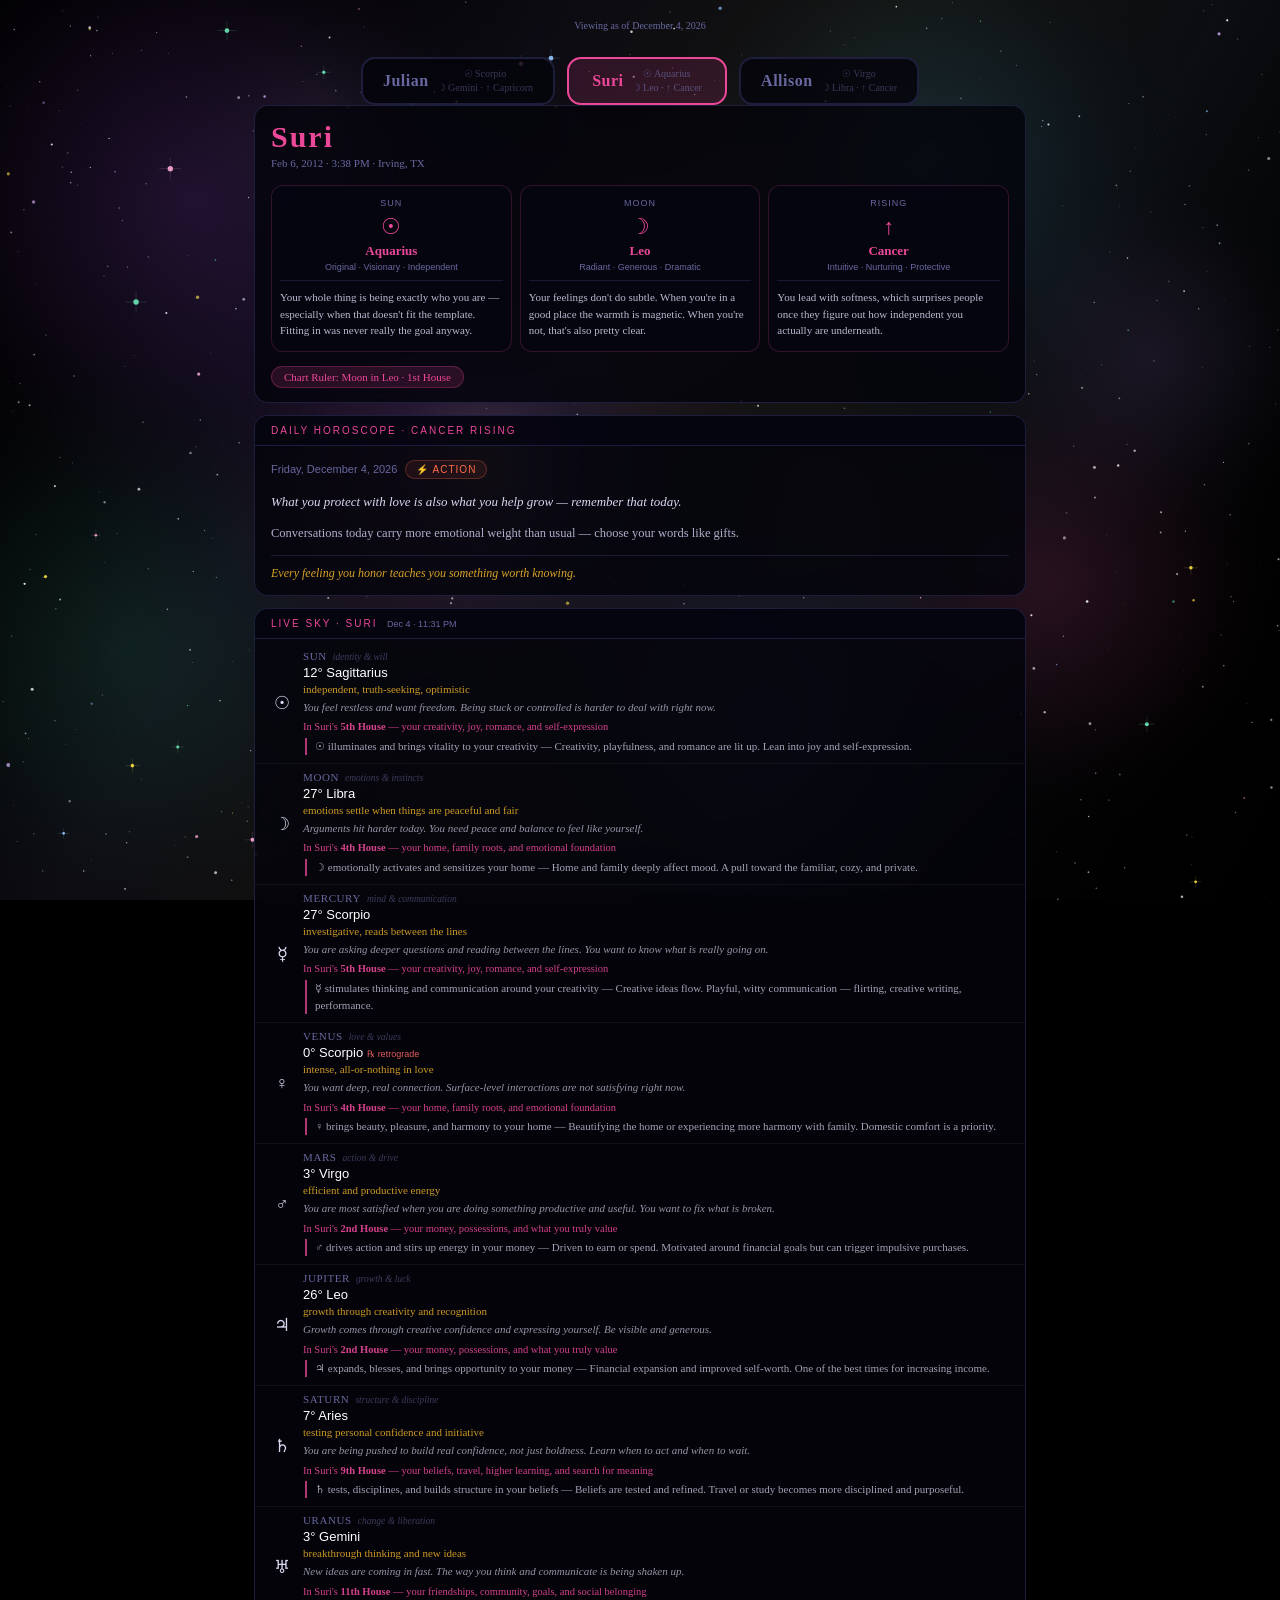
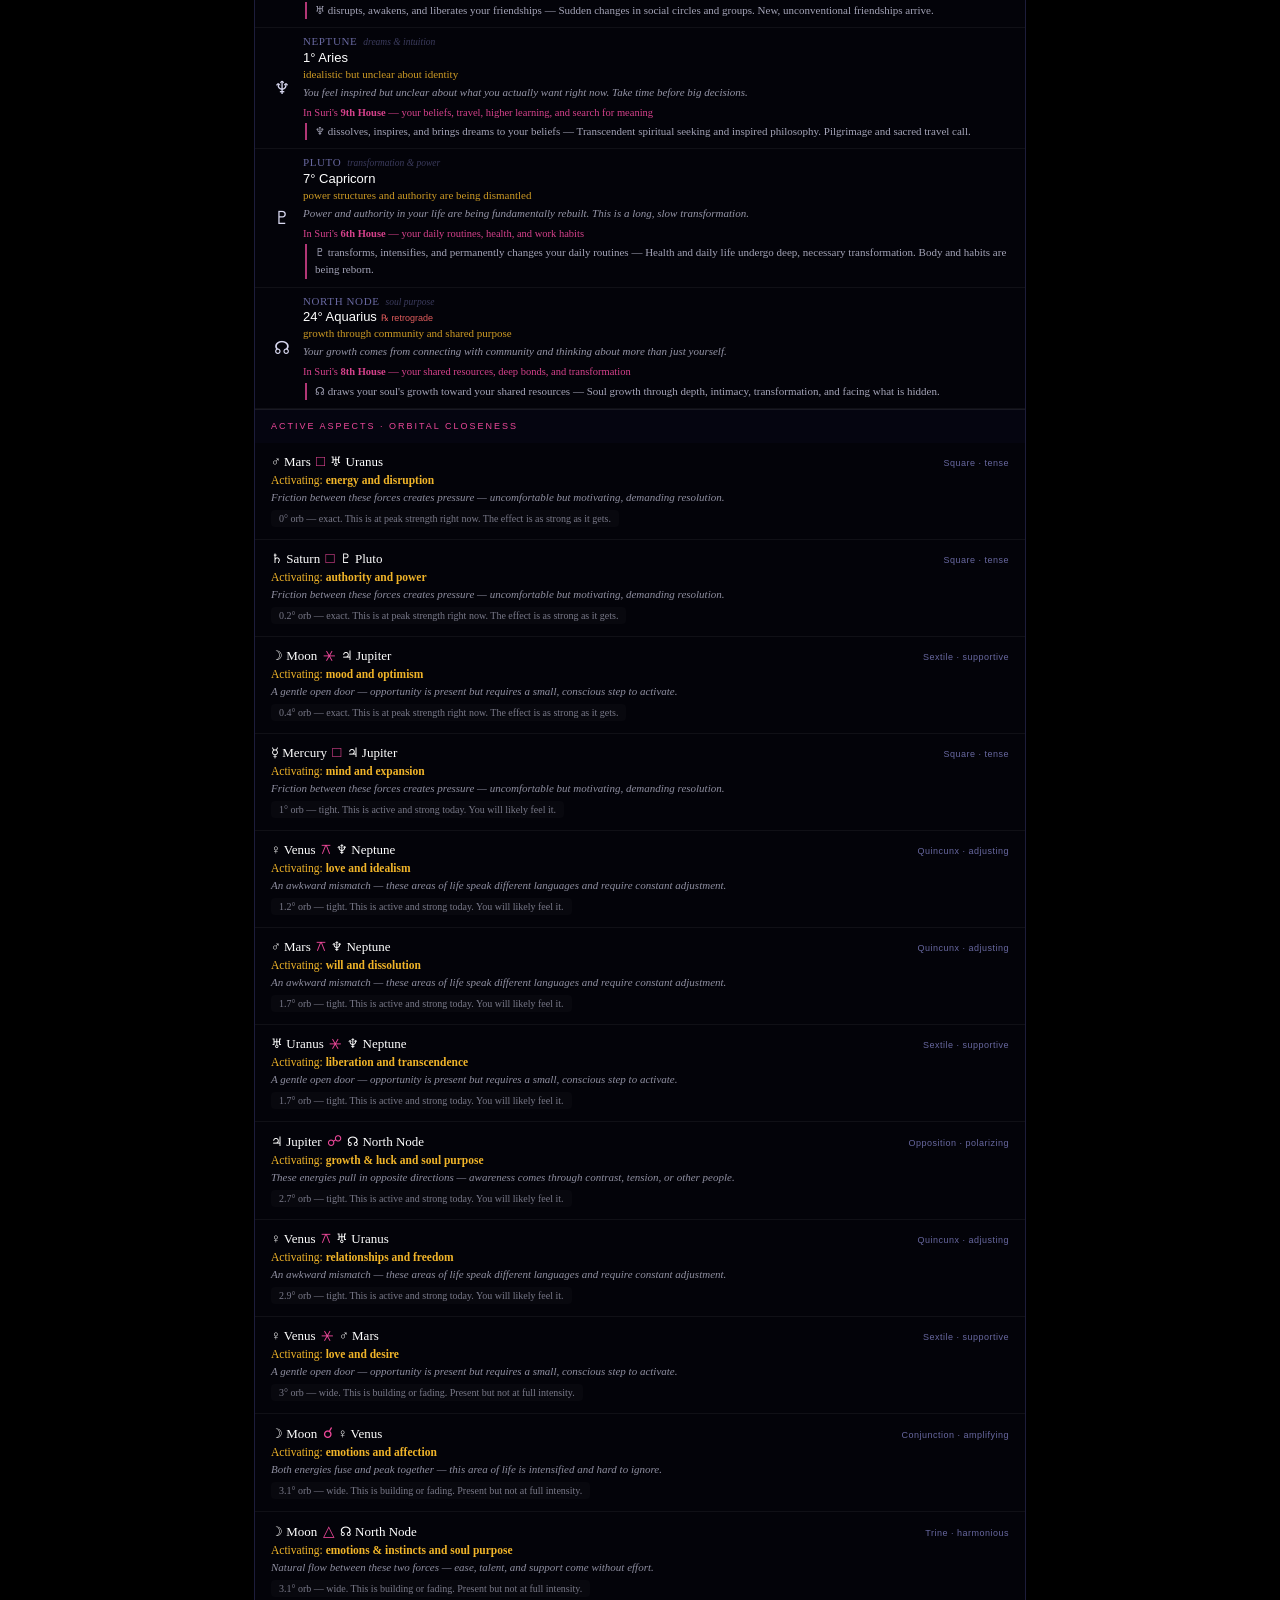
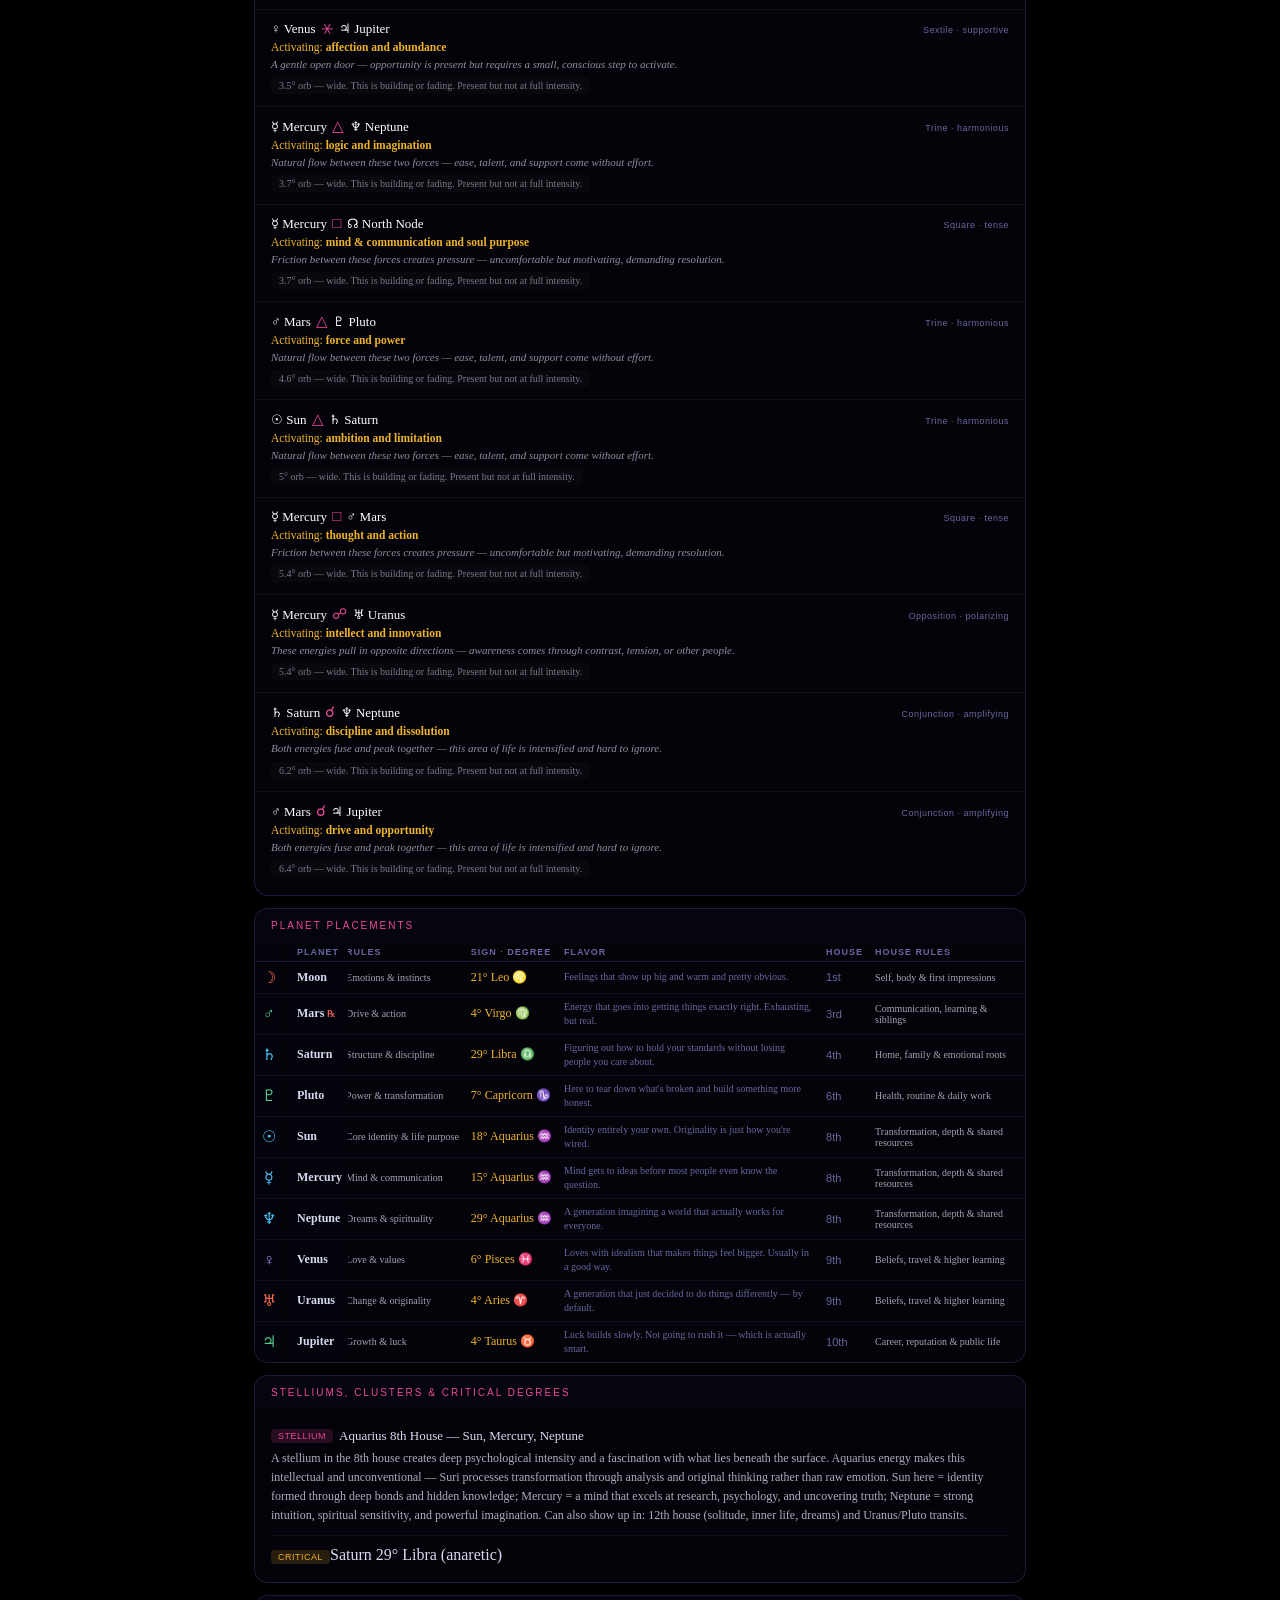
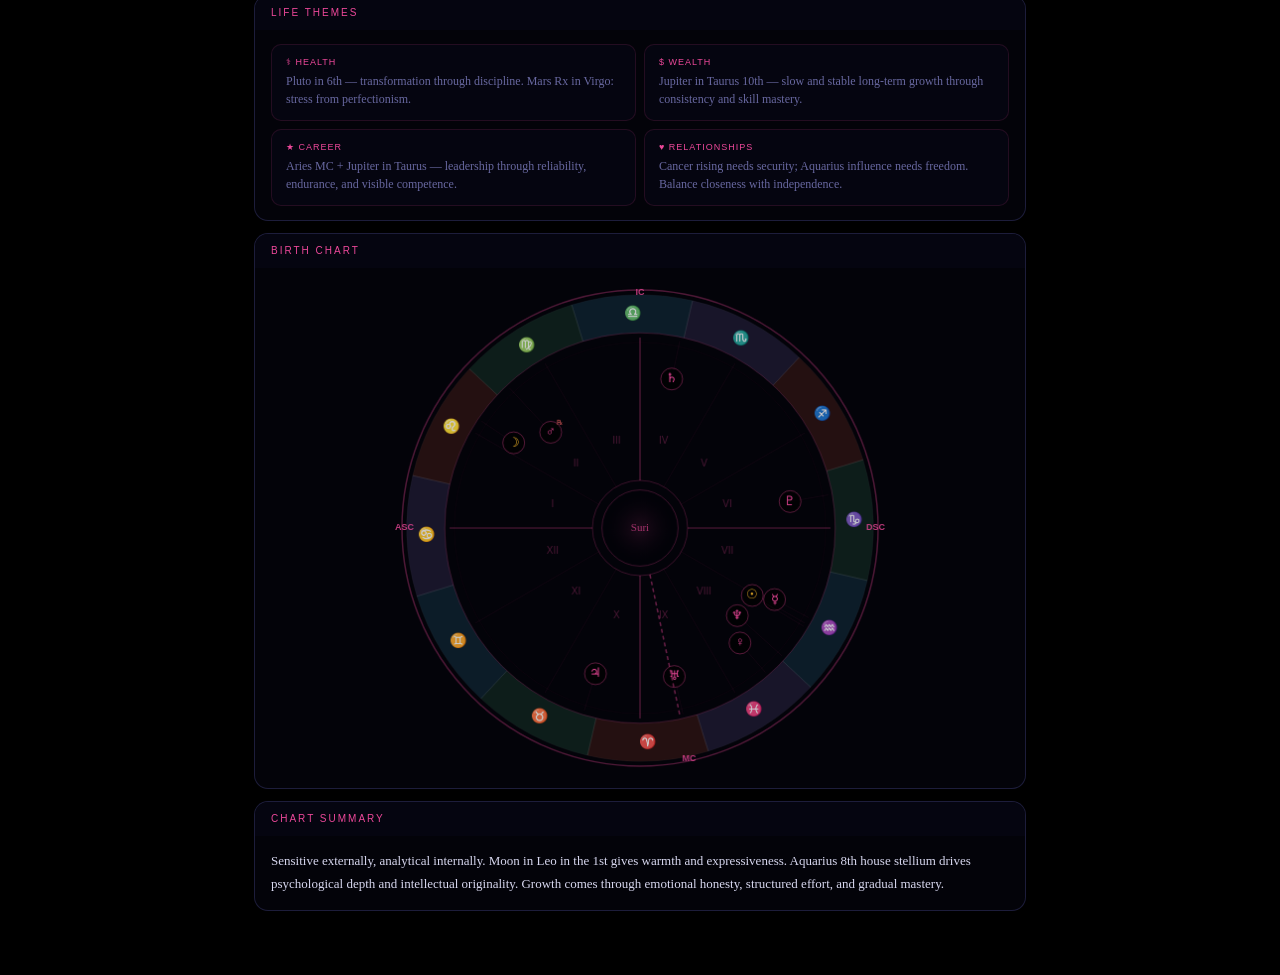
<file: index.html>
<!DOCTYPE html>
<html lang="en">
<head>
<meta charset="UTF-8">
<meta name="viewport" content="width=device-width, initial-scale=1.0">
<title>Vargas Family Astrology</title>
<style>
*, *::before, *::after { box-sizing: border-box; margin: 0; padding: 0; }

:root {
  --bg: #000000;
  --panel: rgba(4,4,12,0.82);
  --panel2: rgba(6,6,18,0.88);
  --border: rgba(40,40,80,0.7);
  --text: #d8d8f0;
  --muted: #6868a0;
  --gold: #f0b429;
  --c: #6366f1;
  --c-dim: rgba(99,102,241,0.12);
}

body {
  background: #000;
  color: var(--text);
  font-family: Georgia, 'Times New Roman', serif;
  min-height: 100vh;
  padding: 14px 20px 40px;
}

/* ── Header ── */
.hdr { text-align: center; padding: 18px 16px 10px; }
.hdr h1 { font-size: 20px; letter-spacing: 5px; color: var(--gold); text-transform: uppercase; font-weight: normal; }
.hdr .sub { font-size: 10px; color: var(--muted); margin-top: 3px; letter-spacing: 1px; font-style: italic; }
.hdr .date-now { font-size: 10px; color: var(--muted); margin-top: 2px; }

/* ── Body & main ── */
body { background: #000; color: var(--text); font-family: Georgia, 'Times New Roman', serif; min-height: 100vh; padding: 0 0 88px; }
#main { display: flex; flex-direction: column; gap: 12px; max-width: 600px; margin: 0 auto; padding: 0 12px 16px; }

/* ── Bottom nav ── */
#bottom-nav {
  position: fixed; bottom: 0; left: 0; right: 0; z-index: 100;
  display: flex; justify-content: space-around;
  background: rgba(4,4,12,0.96); border-top: 1px solid rgba(40,40,80,0.8);
  backdrop-filter: blur(20px); -webkit-backdrop-filter: blur(20px);
  padding: 10px 0 max(env(safe-area-inset-bottom, 0px), 10px);
}
.bnav-item { flex: 1; display: flex; flex-direction: column; align-items: center; gap: 4px; cursor: pointer; padding: 4px 8px; transition: all 0.2s; }
.bnav-bar { height: 3px; width: 20px; border-radius: 2px; background: var(--muted); transition: all 0.25s; }
.bnav-item.active .bnav-bar { width: 32px; }
.bnav-name { font-size: 14px; font-weight: bold; color: var(--muted); letter-spacing: 0.5px; transition: color 0.2s; }
.bnav-item.active .bnav-name { color: var(--c); }
.bnav-big3 { font-size: 9px; color: var(--muted); opacity: 0; transition: opacity 0.2s; text-align: center; line-height: 1.4; }
.bnav-item.active .bnav-big3 { opacity: 0.55; }

/* ── Cards ── */
.card { background: var(--panel); border: 1px solid var(--border); border-radius: 14px; overflow: hidden; backdrop-filter: blur(12px); -webkit-backdrop-filter: blur(12px); }
.card-hdr { background: var(--panel2); border-bottom: 1px solid var(--border); padding: 9px 16px; font-family: Arial, sans-serif; font-size: 10px; letter-spacing: 2px; text-transform: uppercase; color: var(--c); }
.card-body { padding: 14px 16px; }

/* ── Hero ── */
.hero-name { font-size: 30px; font-weight: bold; color: var(--c); letter-spacing: 2px; }
.hero-birth { font-size: 11px; color: var(--muted); margin-top: 3px; margin-bottom: 16px; }
.ruler-badge { display: inline-block; background: var(--c-dim); border: 1px solid rgba(99,102,241,0.3); border-radius: 20px; padding: 4px 12px; font-size: 11px; color: var(--c); margin-top: 14px; }

/* ── Big Three ── */
.big3 { display: flex; gap: 8px; }
.b3-item { flex: 1; background: var(--panel2); border-radius: 12px; padding: 12px 8px; text-align: center; border: 1px solid var(--border); min-width: 0; }
.b3-label { font-size: 9px; color: var(--muted); letter-spacing: 1px; text-transform: uppercase; font-family: Arial, sans-serif; }
.b3-glyph { font-size: 22px; margin: 6px 0 3px; }
.b3-sign { font-size: 13px; color: var(--c); font-weight: bold; }
.b3-keywords { font-size: 9px; color: var(--muted); margin-top: 3px; font-family: Arial, sans-serif; }
.b3-flavor { font-size: 11px; color: var(--text); margin-top: 8px; line-height: 1.5; opacity: 0.85; text-align: left; border-top: 1px solid var(--border); padding-top: 8px; }

/* ── Horoscope ── */
.horo-meta { display: flex; align-items: center; gap: 8px; margin-bottom: 12px; flex-wrap: wrap; }
.horo-date { font-size: 11px; color: var(--muted); font-family: Arial, sans-serif; }
.horo-theme { display: inline-flex; align-items: center; gap: 5px; border-radius: 20px; padding: 3px 10px; font-size: 10px; font-family: Arial, sans-serif; letter-spacing: 1px; text-transform: uppercase; border: 1px solid; }
.horo-opening { font-size: 13px; line-height: 1.75; color: var(--text); margin-bottom: 10px; font-style: italic; }
.horo-body { font-size: 12.5px; line-height: 1.75; color: #b0b0cc; margin-bottom: 10px; }
.horo-closing { font-size: 12px; font-style: italic; color: var(--gold); border-top: 1px solid var(--border); padding-top: 10px; opacity: 0.9; }

/* ── Info panel ── */
#info { display: flex; flex-direction: column; gap: 12px; }

/* ── Clusters ── */
.cluster-list { list-style: none; }
.cluster-list li { padding: 10px 0; border-bottom: 1px solid rgba(30,30,64,0.5); }
.cluster-list li:last-child { border-bottom: none; }
.cluster-row { display: flex; align-items: center; gap: 6px; margin-bottom: 5px; flex-wrap: wrap; }
.cluster-title { font-size: 13px; }
.cluster-tag { display: inline-block; background: var(--c-dim); color: var(--c); border-radius: 4px; padding: 2px 7px; font-size: 9px; font-family: Arial, sans-serif; letter-spacing: 0.5px; text-transform: uppercase; flex-shrink: 0; }
.crit-tag { background: rgba(240,180,41,0.15); color: var(--gold); }
.cluster-meaning { font-size: 12px; color: var(--text); opacity: 0.8; line-height: 1.6; }

/* ── Themes ── */
.themes { display: grid; grid-template-columns: 1fr 1fr; gap: 8px; }
.theme-box { background: var(--panel2); border-radius: 10px; padding: 12px 14px; border: 1px solid var(--border); }
.theme-label { font-size: 9px; color: var(--c); letter-spacing: 1px; text-transform: uppercase; font-family: Arial, sans-serif; margin-bottom: 5px; }
.theme-text { font-size: 12px; color: var(--muted); line-height: 1.5; }

/* ── Summary ── */
.summary-text { font-size: 13px; line-height: 1.75; color: var(--text); }

/* ── Collapsible ── */
.section-hdr { display: flex; align-items: center; justify-content: space-between; cursor: pointer; user-select: none; padding: 11px 16px; background: var(--panel2); font-family: Arial, sans-serif; font-size: 10px; letter-spacing: 2px; text-transform: uppercase; color: var(--c); border-bottom: 1px solid transparent; transition: border-color 0.2s; }
.section-hdr.open { border-bottom-color: var(--border); }
.section-arrow { font-size: 10px; transition: transform 0.25s; opacity: 0.5; }
.section-hdr.open .section-arrow { transform: rotate(180deg); }
.section-body { display: none; }
.section-body.open { display: block; }

/* ── Live sky ── */
#live-sky-grid { display: flex; flex-direction: column; gap: 0; padding: 4px 0 6px; }
.ls-row { display: flex; align-items: center; gap: 10px; padding: 8px 16px; border-bottom: 1px solid rgba(255,255,255,0.05); transition: background 0.15s; }
.ls-row:last-child { border-bottom: none; }
.ls-row:hover { background: rgba(255,255,255,0.04); }
.ls-glyph { font-size: 18px; width: 22px; text-align: center; flex-shrink: 0; }
.ls-body { flex: 1; min-width: 0; }
.ls-name { font-size: 11px; color: var(--muted); text-transform: uppercase; letter-spacing: 0.6px; line-height: 1; margin-bottom: 2px; display: flex; align-items: baseline; gap: 6px; flex-wrap: wrap; }
.ls-domain { font-size: 9.5px; color: var(--muted); opacity: 0.55; text-transform: none; letter-spacing: 0; font-style: italic; font-weight: normal; white-space: nowrap; }
.ls-pos { font-size: 13px; color: #fff; font-family: Arial,sans-serif; font-weight: 500; }
.ls-rx { font-size: 9px; color: #e05c5c; margin-left: 4px; }
.ls-key  { font-size: 11px; color: var(--gold); opacity: 0.85; line-height: 1.3; margin-top: 2px; }
.ls-feel  { font-size: 11px; color: var(--text); opacity: 0.68; line-height: 1.5; margin-top: 3px; font-style: italic; }
.ls-house-badge   { font-size: 10.5px; color: var(--c); margin-top: 5px; line-height: 1.4; opacity: 0.9; }
.ls-house-badge strong { font-style: normal; font-weight: bold; }
.ls-house-transit { font-size: 11px; color: var(--text); opacity: 0.75; line-height: 1.55; margin-top: 3px; border-left: 2px solid var(--c); padding-left: 8px; margin-left: 2px; }

/* Aspects */
.ls-aspect-hdr { padding: 10px 16px 6px; font-family: Arial, sans-serif; font-size: 9px; letter-spacing: 2px; text-transform: uppercase; color: var(--muted); border-top: 1px solid rgba(255,255,255,0.08); margin-top: 4px; }
.ls-asp-row { padding: 10px 16px 12px; border-bottom: 1px solid rgba(255,255,255,0.05); }
.ls-asp-row:last-child { border-bottom: none; }
.ls-asp-head { display: flex; align-items: baseline; justify-content: space-between; flex-wrap: wrap; gap: 4px; margin-bottom: 4px; }
.ls-asp-planets { font-size: 13px; color: #fff; font-weight: 500; }
.ls-asp-sym { font-size: 15px; color: var(--c); margin: 0 2px; }
.ls-asp-meta { font-size: 9px; color: var(--muted); font-family: Arial, sans-serif; letter-spacing: 0.5px; white-space: nowrap; }
.ls-asp-activation { font-size: 11.5px; color: var(--gold); margin-bottom: 3px; }
.ls-asp-activation strong { font-style: normal; }
.ls-asp-feel { font-size: 11px; color: var(--text); opacity: 0.65; line-height: 1.55; font-style: italic; }
.ls-asp-orb { font-size: 10px; color: var(--text); opacity: 0.55; margin-top: 4px; padding: 3px 8px; background: rgba(255,255,255,0.04); border-radius: 4px; display: inline-block; }

/* ── Wheel ── */
#wheel-wrap { position: relative; max-width: 480px; margin: 0 auto; width: 100%; padding: 12px; }
canvas#wheel { display: block; width: 100%; height: auto; }
#tip { position: absolute; background: rgba(6,6,18,0.97); border: 1px solid var(--c); border-radius: 10px; padding: 8px 12px; font-size: 12px; pointer-events: none; white-space: nowrap; display: none; z-index: 20; line-height: 1.6; box-shadow: 0 4px 20px rgba(0,0,0,0.6); }
#tip .tp-name { font-weight: bold; color: var(--c); font-size: 14px; }
#tip .tp-pos { color: var(--gold); }
#tip .tp-house { color: var(--muted); font-size: 11px; }

/* ── Planet table ── */
.ptable { width: 100%; border-collapse: collapse; font-size: 12px; }
.ptable th { font-family: Arial, sans-serif; font-size: 9px; letter-spacing: 1px; text-transform: uppercase; color: var(--muted); padding: 4px 6px; border-bottom: 1px solid var(--border); text-align: left; }
.ptable td { padding: 6px 6px; border-bottom: 1px solid rgba(30,30,64,0.5); vertical-align: middle; }
.ptable tr:last-child td { border-bottom: none; }
.ptable tr:hover td { background: rgba(99,102,241,0.06); }
.ptable th:first-child, .ptable td:first-child { position: sticky; left: 0; z-index: 2; background: rgba(4,4,12,0.97); min-width: 28px; }
.ptable th:nth-child(2), .ptable td:nth-child(2) { position: sticky; left: 36px; z-index: 2; background: rgba(4,4,12,0.97); }
.p-glyph { font-size: 16px; width: 24px; text-align: center; }
.p-name { font-weight: bold; white-space: nowrap; }
.p-rx { font-size: 9px; color: #e05c5c; margin-left: 3px; }
.p-sign { color: var(--gold); white-space: nowrap; }
.p-house { color: var(--muted); font-size: 11px; font-family: Arial, sans-serif; white-space: nowrap; }
.p-flavor { font-size: 10px; color: var(--muted); line-height: 1.4; }
.p-pmean { font-size: 10px; color: var(--text); opacity: 0.75; white-space: nowrap; }
.p-hmean { font-size: 10px; color: var(--text); opacity: 0.75; }
.el-fire { color: #ff6b4a; } .el-earth { color: #52c98b; }
.el-air  { color: #4ec3f8; } .el-water { color: #a78bfa; }

/* ── Desktop ── */
@media (min-width: 900px) {
  body { padding: 0 0 40px; }
  #main { max-width: 820px; padding: 0 24px 24px; }
  #bottom-nav { position: static; background: transparent; border: none; backdrop-filter: none; -webkit-backdrop-filter: none; padding: 16px 24px 0; max-width: 820px; margin: 0 auto; justify-content: center; gap: 12px; }
  .bnav-item { flex: none; flex-direction: row; background: var(--panel); border: 2px solid var(--border); border-radius: 14px; padding: 8px 20px; min-width: 160px; justify-content: center; gap: 8px; }
  .bnav-item.active { border-color: var(--c); background: var(--c-dim); }
  .bnav-bar { display: none; }
  .bnav-name { font-size: 16px; }
  .bnav-big3 { opacity: 0.5; font-size: 10px; }
  .bnav-item.active .bnav-big3 { opacity: 0.7; }
  .section-body { display: block !important; }
  .section-arrow { display: none; }
  #wheel-wrap { max-width: 520px; }
}
</style>
</head>
<body>
<canvas id="space-bg" style="position:fixed;top:0;left:0;width:100%;height:100%;z-index:-1;pointer-events:none;"></canvas>

<div class="hdr">
  <div class="date-now" id="date-now"></div>
</div>

<nav id="bottom-nav"></nav>

<div id="main">
  <div id="info"></div>
</div>

<script>
// ─────────────────────────────────────────────
//  Astro constants
// ─────────────────────────────────────────────
const SIGN_NAMES  = ['Aries','Taurus','Gemini','Cancer','Leo','Virgo','Libra','Scorpio','Sagittarius','Capricorn','Aquarius','Pisces'];
const SIGN_GLYPHS  = ['♈','♉','♊','♋','♌','♍','♎','♏','♐','♑','♒','♓'];
const SIGN_GLYPHS_E = ['♈️','♉️','♊️','♋️','♌️','♍️','♎️','♏️','♐️','♑️','♒️','♓️'];
const SIGN_ABBR   = ['Ari','Tau','Gem','Can','Leo','Vir','Lib','Sco','Sag','Cap','Aqu','Pis'];
const ELEMENTS    = ['fire','earth','air','water','fire','earth','air','water','fire','earth','air','water'];
const EL_COLORS   = { fire:'#ff6b4a', earth:'#52c98b', air:'#4ec3f8', water:'#a78bfa' };
const EL_CSS      = { fire:'el-fire', earth:'el-earth', air:'el-air', water:'el-water' };
const PLANET_GLYPHS = { Sun:'☉', Moon:'☽', Mercury:'☿', Venus:'♀', Mars:'♂', Jupiter:'♃', Saturn:'♄', Uranus:'♅', Neptune:'♆', Pluto:'♇', 'North Node':'☊' };

const SKY_MEANINGS = {
  'Sun':       {Aries:'direct, assertive, strong personal energy',Taurus:'steady, patient, focused on comfort',Gemini:'curious, communicative, mentally active',Cancer:'sensitive, protective, emotionally aware',Leo:'confident, expressive, wants recognition',Virgo:'analytical, detail-focused, productive',Libra:'seeking balance and connection',Scorpio:'intense, private, emotionally deep',Sagittarius:'independent, truth-seeking, optimistic',Capricorn:'disciplined, goal-focused, serious',Aquarius:'original, independent, forward-thinking',Pisces:'empathic, imaginative, emotionally open'},
  'Moon':      {Aries:'emotions surface quickly and pass fast',Taurus:'needs comfort and physical security',Gemini:'mood shifts with thoughts and conversations',Cancer:'deeply sensitive and emotionally aware',Leo:'warm and expressive, needs to feel valued',Virgo:'processes feelings through analysis and worry',Libra:'emotions settle when things are peaceful and fair',Scorpio:'feelings run deep and stay private',Sagittarius:'mood lifts with freedom and optimism',Capricorn:'keeps emotions controlled and internal',Aquarius:'processes feelings intellectually, stays detached',Pisces:'absorbs others\' emotions, highly sensitive'},
  'Mercury':   {Aries:'direct and fast communication',Taurus:'slow and deliberate thinker',Gemini:'quick mind, processes many ideas at once',Cancer:'communicates through feeling and intuition',Leo:'expressive, dramatic, storytelling mind',Virgo:'precise, critical, catches every detail',Libra:'diplomatic, balanced, sees all sides',Scorpio:'investigative, reads between the lines',Sagittarius:'big-picture thinker, philosophical',Capricorn:'structured and practical thinking',Aquarius:'original and unconventional ideas',Pisces:'intuitive, imaginative, non-linear thinking'},
  'Venus':     {Aries:'direct and passionate in love',Taurus:'slow, loyal, values security and comfort',Gemini:'playful and curious in relationships',Cancer:'nurturing and emotionally deep in love',Leo:'generous, bold, expressive in romance',Virgo:'shows love through helping and acts of care',Libra:'seeks harmony and beauty in relationships',Scorpio:'intense, all-or-nothing in love',Sagittarius:'needs space and freedom in relationships',Capricorn:'loyal, committed, long-term focused',Aquarius:'values independence even in relationships',Pisces:'romantic, compassionate, idealistic'},
  'Mars':      {Aries:'high physical energy, acts immediately',Taurus:'slow to start but determined once committed',Gemini:'scattered energy across many directions',Cancer:'protective and defensive of those it loves',Leo:'passionate, competitive, bold',Virgo:'efficient and productive energy',Libra:'avoids conflict, acts diplomatically',Scorpio:'focused, strategic, and relentless',Sagittarius:'restless, needs movement and adventure',Capricorn:'patient, disciplined drive toward goals',Aquarius:'driven by change and pushing against norms',Pisces:'creative energy guided by intuition'},
  'Jupiter':   {Aries:'growth through courage and taking initiative',Taurus:'slow and steady financial and personal growth',Gemini:'growth through learning and connecting with others',Cancer:'growth through emotional wisdom and family',Leo:'growth through creativity and recognition',Virgo:'growth through skill and dedicated work',Libra:'growth through partnership and fairness',Scorpio:'growth through transformation and depth',Sagittarius:'major expansion through travel and knowledge',Capricorn:'disciplined work leads to lasting success',Aquarius:'growth through community and new ideas',Pisces:'growth through compassion and spiritual openness'},
  'Saturn':    {Aries:'testing personal confidence and initiative',Taurus:'financial lessons and learning patience',Gemini:'discipline required in communication and thinking',Cancer:'building emotional structure and boundaries',Leo:'learning to earn recognition through real effort',Virgo:'mastery through consistent and careful work',Libra:'real commitment required in relationships',Scorpio:'deep lessons in power and trust',Sagittarius:'beliefs being tested by lived experience',Capricorn:'peak discipline and long-term building',Aquarius:'responsibility toward community and collective',Pisces:'building compassionate but clear boundaries'},
  'Uranus':    {Aries:'sudden identity changes and reinvention',Taurus:'unexpected financial or value shifts',Gemini:'breakthrough thinking and new ideas',Cancer:'sudden changes in home or family life',Leo:'creative breakthroughs and new self-expression',Virgo:'disruption to routines and daily habits',Libra:'sudden changes in relationships',Scorpio:'unexpected emotional revelations',Sagittarius:'belief system is being challenged and changed',Capricorn:'disruption to authority and old structures',Aquarius:'collective change and awakening energy',Pisces:'spiritual revelations and breaking old illusions'},
  'Neptune':   {Aries:'idealistic but unclear about identity',Taurus:'idealistic about money, watch for confusion',Gemini:'intuitive thinking, logic becomes unclear',Cancer:'deep empathy and emotional sensitivity',Leo:'creative inspiration mixed with self-doubt',Virgo:'healing through gentleness and service',Libra:'relationships feel ideal but may be unclear',Scorpio:'deep intuition and hidden truths surfacing',Sagittarius:'spiritual searching without a clear direction',Capricorn:'ambition mixes with spiritual uncertainty',Aquarius:'collective idealism and shared compassion',Pisces:'heightened intuition, empathy, and inner knowing'},
  'Pluto':     {Aries:'identity is being rebuilt at a deep level',Taurus:'values and resources are being transformed',Gemini:'how you think and communicate is changing permanently',Cancer:'family and emotional foundations are shifting',Leo:'self-expression and creative power are transforming',Virgo:'health and daily life are going through deep change',Libra:'relationship dynamics are shifting permanently',Scorpio:'full transformation, intense personal power',Sagittarius:'core beliefs are dying and being replaced',Capricorn:'power structures and authority are being dismantled',Aquarius:'collective systems are being permanently rebuilt',Pisces:'deep spiritual and psychological transformation'},
  'North Node':{Aries:'growth through courage and independence',Taurus:'growth through patience and building security',Gemini:'growth through curiosity and communication',Cancer:'growth through emotional openness and family',Leo:'growth through creative self-expression',Virgo:'growth through service and real contribution',Libra:'growth through balance and genuine partnership',Scorpio:'growth through depth and facing what is hard',Sagittarius:'growth through expanding your world and seeking truth',Capricorn:'growth through discipline and building something lasting',Aquarius:'growth through community and shared purpose',Pisces:'growth through surrender and spiritual trust'},
};

const SKY_FEEL = {
  'Sun':       {Aries:'Your energy is high and you want to take action. Hard to sit still. Good time to start something.',Taurus:'You feel better when things are calm and comfortable. Not a good time to rush or change things up.',Gemini:'Your mind is busy and you want to talk, learn, and move between topics. Hard to focus on just one thing.',Cancer:'You are more sensitive to how people treat you right now. You want to feel safe and taken care of.',Leo:'You want to be seen and recognized. Your confidence is up and you are in a creative mood.',Virgo:'You feel the need to organize and get things done. You might be harder on yourself than usual.',Libra:'You want things to feel fair and peaceful. Conflict and tension are harder to handle right now.',Scorpio:'Your feelings run deeper than usual. You are more private, focused, and emotionally intense.',Sagittarius:'You feel restless and want freedom. Being stuck or controlled is harder to deal with right now.',Capricorn:'You are in a focused, serious mode. Your goals feel more important and you want to work toward them.',Aquarius:'You want to do things your own way. Following rules feels limiting and you want to think independently.',Pisces:'You are more sensitive and imaginative than usual. You pick up on other people\'s moods easily.'},
  'Moon':      {Aries:'Emotions come fast and strong, then pass quickly. You might feel impatient or easily frustrated.',Taurus:'You need comfort and routine to feel okay today. Change feels harder than usual.',Gemini:'Your mood changes quickly with your thoughts. Talking about how you feel helps a lot.',Cancer:'You are very aware of your emotions and the people around you. You need to feel safe.',Leo:'You want to feel appreciated and seen. Feeling ignored will hurt more than usual today.',Virgo:'You might feel anxious or worried. Doing something useful helps calm you down.',Libra:'Arguments hit harder today. You need peace and balance to feel like yourself.',Scorpio:'Your feelings are strong and you are keeping them private. Something is going deeper today.',Sagittarius:'Your mood lifts when you feel free or have something to look forward to. Being stuck drains you.',Capricorn:'You are keeping your feelings inside. You feel better through action than through talking about it.',Aquarius:'You are thinking about your feelings more than actually feeling them. You want some space today.',Pisces:'You are picking up on everyone\'s energy around you. You need time alone to reset.'},
  'Mercury':   {Aries:'You are saying what you think directly and fast. Not a lot of filtering happening right now.',Taurus:'You are thinking slowly and carefully. You won\'t be rushed and your words are deliberate.',Gemini:'Your mind is going in every direction. You are curious, talkative, and picking up ideas quickly.',Cancer:'You communicate with emotion behind your words. You say what you feel, not just what you think.',Leo:'You want to tell stories and be heard. You are more expressive and bold with your words right now.',Virgo:'You are thinking in detail and noticing every mistake. You might be more critical than usual.',Libra:'You are choosing your words carefully to avoid upsetting anyone. You want honest but careful conversation.',Scorpio:'You are asking deeper questions and reading between the lines. You want to know what is really going on.',Sagittarius:'You are thinking big picture and asking bigger questions. Small details feel less important right now.',Capricorn:'Your thinking is practical and focused. You say what needs to be said and nothing more.',Aquarius:'You are having original ideas and thinking differently from others. You want to talk about real things, not small talk.',Pisces:'Your thoughts come more through feelings and images than through logic. Writing or creating feels good right now.'},
  'Venus':     {Aries:'You are drawn to bold, exciting connections. You want romance to feel energetic and spontaneous.',Taurus:'You want comfort, pleasure, and nice things around you. Small enjoyable moments feel especially good.',Gemini:'You are drawn to people who are interesting to talk to. You want light, fun, and engaging connection.',Cancer:'You want to feel emotionally close and safe with the people you care about. Home feels important.',Leo:'You want love and attention shown openly. You are generous but you want generosity back.',Virgo:'You show you care through helpful actions. You notice details and want to be appreciated for them.',Libra:'You want harmony and fairness in your relationships. Conflict is especially uncomfortable right now.',Scorpio:'You want deep, real connection. Surface-level interactions are not satisfying right now.',Sagittarius:'You want freedom even in your relationships. You are drawn to people who are open-minded and interesting.',Capricorn:'You want something real and long-term. Casual or uncommitted connections feel like a waste of time.',Aquarius:'You value your independence even when you care about someone. Friendship inside romance matters a lot.',Pisces:'You are in a romantic and compassionate mood. You feel deeply connected to people and want meaningful bonds.'},
  'Mars':      {Aries:'Your energy and drive are at a peak. You want to act now and go after what you want.',Taurus:'You are slow to get going but once you start, you won\'t stop. You are focused and determined.',Gemini:'Your energy jumps between different tasks and ideas. You are mentally active and hard to slow down.',Cancer:'You are motivated by protecting the people you care about. You will stand up for what matters to you.',Leo:'You are fired up to create and be recognized. You want to do things boldly and with confidence.',Virgo:'You are most satisfied when you are doing something productive and useful. You want to fix what is broken.',Libra:'You are more careful about how you take action to avoid upsetting people. Conflict feels harder to handle.',Scorpio:'You are focused and strategic. When you want something, you go after it quietly but intensely.',Sagittarius:'You want adventure and movement. You are excited by freedom and following what you believe in.',Capricorn:'You are disciplined and driven. You are focused on your goals and not easily distracted.',Aquarius:'You are motivated by doing something that matters beyond just yourself. You want to make an impact.',Pisces:'Your drive comes from a place of compassion or creativity. You move more by instinct than by planning.'},
  'Jupiter':   {Aries:'You grow by being bold and going first. Opportunities come when you take action.',Taurus:'Growth is slow but real. You gain through patience and building on what you already have.',Gemini:'Opportunities come through learning and connecting with people. Your curiosity opens doors.',Cancer:'You grow through emotional wisdom and the people you care about. Your roots are a source of strength.',Leo:'Growth comes through creative confidence and expressing yourself. Be visible and generous.',Virgo:'You grow by doing excellent work and being genuinely useful. Small, careful efforts add up.',Libra:'Opportunities come through working with others. Collaboration brings more than going it alone.',Scorpio:'Growth comes from going deeper, not avoiding what is uncomfortable. Transformation brings opportunity.',Sagittarius:'This is a big growth period. Travel, learning, and searching for truth expand your world.',Capricorn:'Hard work pays off. The growth here is slow but the results are real and lasting.',Aquarius:'Growth comes from community and thinking beyond yourself. New ideas and new people open doors.',Pisces:'Your sensitivity and openness are strengths right now. Compassion and curiosity help you grow.'},
  'Saturn':    {Aries:'You are being pushed to build real confidence, not just boldness. Learn when to act and when to wait.',Taurus:'Financial and material lessons are real right now. You are learning to build security the slow, solid way.',Gemini:'Your thinking and communication are under pressure to be more clear and disciplined.',Cancer:'You are learning to build emotional limits and that structure can come from a place of care.',Leo:'You need to earn recognition through real work. Confidence built now will last.',Virgo:'High standards are being tested. Mastery comes from patient, steady effort, not perfection.',Libra:'Your relationships are being held to a higher standard. Real commitment is what works right now.',Scorpio:'Deep lessons around trust, power, and emotional control. This is serious inner work.',Sagittarius:'Your beliefs are being tested by real-life experience. Lived truth matters more than theory.',Capricorn:'This is a major building period. Serious, long-term effort is the only path that works right now.',Aquarius:'You are learning responsibility toward the people around you. Your impact on others matters.',Pisces:'You are building clearer emotional limits. Compassion with boundaries is the lesson.'},
  'Uranus':    {Aries:'Sudden changes in who you are and how you see yourself. Your identity is shifting in unexpected ways.',Taurus:'Unexpected shifts in money or your values. What matters to you is changing.',Gemini:'New ideas are coming in fast. The way you think and communicate is being shaken up.',Cancer:'Unexpected changes at home or in your family situation. Disruption leads to new freedom.',Leo:'Creative breakthroughs and surprising changes in how you express yourself. Exciting and unpredictable.',Virgo:'Your daily routines are being disrupted. New and better systems are possible now.',Libra:'Unexpected changes in your relationships. Old patterns in how you connect with others are shifting.',Scorpio:'Sudden emotional or inner breakthroughs. Things you have held back are coming to the surface.',Sagittarius:'Your beliefs about the world are being challenged. Something big in your thinking is shifting.',Capricorn:'Authority and old structures are being disrupted. The rules you have been following may no longer apply.',Aquarius:'Collective change is happening. Systems and group dynamics are shifting in big ways.',Pisces:'Things you thought were certain about yourself or the world may no longer feel true.'},
  'Neptune':   {Aries:'You feel inspired but unclear about what you actually want right now. Take time before big decisions.',Taurus:'Watch for confusion around money or what you value. Idealism can get in the way of practical reality.',Gemini:'Your thinking is more intuitive and imaginative. Logic takes a back seat to feeling and inspiration.',Cancer:'Your emotional connections feel deep and almost hard to explain. Limits between you and others can blur.',Leo:'You are in a creative and dreamy phase but may also be idealizing things that are not quite real.',Virgo:'You are learning to let go of the need for everything to be perfect. Gentleness and healing are the theme.',Libra:'Relationships feel romantic and ideal but may be slightly unclear. Not everything is as it appears.',Scorpio:'Your instincts and inner knowing are strong right now. You may sense things before you can explain them.',Sagittarius:'You are searching for meaning without a clear map. Exploring and asking questions is the point right now.',Capricorn:'Your goals feel both inspired and unclear. What you want and what is realistic are mixing together.',Aquarius:'You feel connected to something bigger than yourself. Collective compassion and shared purpose are strong.',Pisces:'Your sensitivity and intuition are very high. The line between your feelings and others\' is thin.'},
  'Pluto':     {Aries:'Your sense of who you are is going through a deep change. Something old is ending so something new can begin.',Taurus:'What you own and what you value are shifting permanently. Old material patterns are breaking down.',Gemini:'The way you think and communicate is being changed at a deep level. This is a lasting transformation.',Cancer:'Family patterns and emotional foundations are changing in deep ways. Old wounds can be addressed now.',Leo:'Your creative identity and how you express yourself are going through a powerful shift.',Virgo:'Your health, habits, and daily life are being deeply transformed. Old patterns are being replaced.',Libra:'The way you relate to others is changing permanently. Power dynamics in relationships are shifting.',Scorpio:'Intense transformation of your inner world. This is one of the most powerful personal change periods.',Sagittarius:'Your core beliefs are being permanently replaced. Old worldviews are dying and new ones are forming.',Capricorn:'Power and authority in your life are being fundamentally rebuilt. This is a long, slow transformation.',Aquarius:'Collective systems are changing at a deep level. The world around you is being rebuilt.',Pisces:'Your inner life and understanding of yourself are going through a deep and lasting transformation.'},
  'North Node':{Aries:'Your growth right now comes from being more independent, bold, and self-directed.',Taurus:'Your growth comes from slowing down, building security, and trusting what is right in front of you.',Gemini:'Your growth comes from staying curious, communicating openly, and being willing to learn.',Cancer:'Your growth comes from allowing yourself to be emotionally open and creating real connection.',Leo:'Your growth comes from expressing yourself creatively and letting yourself be seen.',Virgo:'Your growth comes from being useful, doing careful work, and making a real contribution.',Libra:'Your growth comes from learning to work with others, find balance, and share equally.',Scorpio:'Your growth comes from going deeper, facing what is hard, and allowing real emotional closeness.',Sagittarius:'Your growth comes from expanding your world through travel, learning, and searching for truth.',Capricorn:'Your growth comes from discipline, building something lasting, and taking on real responsibility.',Aquarius:'Your growth comes from connecting with community and thinking about more than just yourself.',Pisces:'Your growth comes from trusting the process, practicing compassion, and letting go of control.'},
};

const PLANET_DOMAIN = {
  'Sun':'identity & will','Moon':'emotions & instincts','Mercury':'mind & communication',
  'Venus':'love & values','Mars':'action & drive','Jupiter':'growth & luck',
  'Saturn':'structure & discipline','Uranus':'change & liberation','Neptune':'dreams & intuition',
  'Pluto':'transformation & power','North Node':'soul purpose',
};

const ASPECT_DEFS = [
  { name:'Conjunction', symbol:'☌', deg:0,   orb:8, quality:'amplifying', feel:'Both energies fuse and peak together — this area of life is intensified and hard to ignore.' },
  { name:'Trine',       symbol:'△', deg:120, orb:6, quality:'harmonious', feel:'Natural flow between these two forces — ease, talent, and support come without effort.' },
  { name:'Sextile',     symbol:'⚹', deg:60,  orb:4, quality:'supportive', feel:'A gentle open door — opportunity is present but requires a small, conscious step to activate.' },
  { name:'Square',      symbol:'□', deg:90,  orb:6, quality:'tense',      feel:'Friction between these forces creates pressure — uncomfortable but motivating, demanding resolution.' },
  { name:'Opposition',  symbol:'☍', deg:180, orb:8, quality:'polarizing', feel:'These energies pull in opposite directions — awareness comes through contrast, tension, or other people.' },
  { name:'Quincunx',    symbol:'⚻', deg:150, orb:3, quality:'adjusting',  feel:'An awkward mismatch — these areas of life speak different languages and require constant adjustment.' },
];

const ASPECT_PAIR = {
  'Sun-Moon'    :'ego and emotional needs','Sun-Mercury':'self-expression and thinking',
  'Sun-Venus'   :'identity and love','Sun-Mars':'will and action','Sun-Jupiter':'purpose and expansion',
  'Sun-Saturn'  :'ambition and limitation','Sun-Uranus':'identity and awakening',
  'Sun-Neptune' :'ego and dreams','Sun-Pluto':'will and transformation',
  'Moon-Mercury':'feelings and words','Moon-Venus':'emotions and affection',
  'Moon-Mars'   :'instincts and drive','Moon-Jupiter':'mood and optimism',
  'Moon-Saturn' :'emotions and structure','Moon-Uranus':'feelings and change',
  'Moon-Neptune':'emotions and intuition','Moon-Pluto':'instincts and power',
  'Mercury-Venus':'communication and beauty','Mercury-Mars':'thought and action',
  'Mercury-Jupiter':'mind and expansion','Mercury-Saturn':'thinking and discipline',
  'Mercury-Uranus':'intellect and innovation','Mercury-Neptune':'logic and imagination',
  'Mercury-Pluto':'mind and depth','Venus-Mars':'love and desire',
  'Venus-Jupiter':'affection and abundance','Venus-Saturn':'love and commitment',
  'Venus-Uranus':'relationships and freedom','Venus-Neptune':'love and idealism',
  'Venus-Pluto' :'desire and transformation','Mars-Jupiter':'drive and opportunity',
  'Mars-Saturn' :'action and structure','Mars-Uranus':'energy and disruption',
  'Mars-Neptune':'will and dissolution','Mars-Pluto':'force and power',
  'Jupiter-Saturn':'growth and limitation','Jupiter-Uranus':'expansion and liberation',
  'Jupiter-Neptune':'faith and illusion','Jupiter-Pluto':'abundance and transformation',
  'Saturn-Uranus':'structure and revolution','Saturn-Neptune':'discipline and dissolution',
  'Saturn-Pluto':'authority and power','Uranus-Neptune':'liberation and transcendence',
  'Uranus-Pluto':'revolution and transformation','Neptune-Pluto':'dreams and rebirth',
};

function calcAspects(planets) {
  const results = [];
  for (let i = 0; i < planets.length; i++) {
    for (let j = i + 1; j < planets.length; j++) {
      const p1 = planets[i], p2 = planets[j];
      const raw  = Math.abs(((p1.lon - p2.lon) % 360 + 360) % 360);
      const diff = raw > 180 ? 360 - raw : raw;
      for (const asp of ASPECT_DEFS) {
        const orb = Math.abs(diff - asp.deg);
        if (orb <= asp.orb) {
          const pairKey = [p1.name, p2.name].join('-');
          const pairRev = [p2.name, p1.name].join('-');
          const activation = ASPECT_PAIR[pairKey] || ASPECT_PAIR[pairRev]
            || `${PLANET_DOMAIN[p1.name] || p1.name} and ${PLANET_DOMAIN[p2.name] || p2.name}`;
          results.push({ p1, p2, asp, orb: +orb.toFixed(1), activation });
          break;
        }
      }
    }
  }
  return results.sort((a, b) => a.orb - b.orb);
}

const TRANSIT_HOUSE_THEME = {
  '1st' : 'your identity, body, and how you show up in the world',
  '2nd' : 'your money, possessions, and what you truly value',
  '3rd' : 'your communication, learning, siblings, and local life',
  '4th' : 'your home, family roots, and emotional foundation',
  '5th' : 'your creativity, joy, romance, and self-expression',
  '6th' : 'your daily routines, health, and work habits',
  '7th' : 'your relationships, partnerships, and how you relate to others',
  '8th' : 'your shared resources, deep bonds, and transformation',
  '9th' : 'your beliefs, travel, higher learning, and search for meaning',
  '10th': 'your career, reputation, and public life',
  '11th': 'your friendships, community, goals, and social belonging',
  '12th': 'your inner world, solitude, spirituality, and hidden patterns',
};

const PLANET_TRANSIT_VERB = {
  'Sun'       : 'illuminates and brings vitality to',
  'Moon'      : 'emotionally activates and sensitizes',
  'Mercury'   : 'stimulates thinking and communication around',
  'Venus'     : 'brings beauty, pleasure, and harmony to',
  'Mars'      : 'drives action and stirs up energy in',
  'Jupiter'   : 'expands, blesses, and brings opportunity to',
  'Saturn'    : 'tests, disciplines, and builds structure in',
  'Uranus'    : 'disrupts, awakens, and liberates',
  'Neptune'   : 'dissolves, inspires, and brings dreams to',
  'Pluto'     : 'transforms, intensifies, and permanently changes',
  'North Node': 'draws your soul\'s growth toward',
};

// Specific planet-in-house transit descriptions (what to actually expect)
const PLANET_HOUSE_TRANSIT = {
  'Sun': {
    '1st':'Your energy, confidence, and presence are at a peak. Others notice you. New beginnings around identity.',
    '2nd':'Focus lands on money, self-worth, and what you own. A good time to evaluate resources.',
    '3rd':'Your mind is sharp and expressive. More communication, short trips, learning opportunities.',
    '4th':'Home and family take center stage. You may want to nest, reconnect with roots, or deal with household matters.',
    '5th':'Creativity, playfulness, and romance are lit up. Lean into joy and self-expression.',
    '6th':'Attention turns to daily habits, health, and work. Good time to improve routines.',
    '7th':'Relationships and partnerships are highlighted. Others reflect important things back to you.',
    '8th':'Depth and intensity rise. Shared finances, intimacy, and transformation are in focus.',
    '9th':'Expansion is calling — travel, study, philosophy, or anything that broadens your world.',
    '10th':'Career and public reputation are in the spotlight. A strong time to be visible and lead.',
    '11th':'Friends, groups, and future goals are energized. Collaboration and community feel rewarding.',
    '12th':'A need for solitude and reflection. Inner work, rest, and spirituality are most nourishing.',
  },
  'Moon': {
    '1st':'Emotions are visible and close to the surface today. Sensitivity around how others see you.',
    '2nd':'Feelings around money and security come up. Comfort spending or emotional connection to possessions.',
    '3rd':'Moods shift through words and conversations. Emotional exchanges with siblings or neighbors.',
    '4th':'Home and family deeply affect mood. A pull toward the familiar, cozy, and private.',
    '5th':'Playful, warm, and expressive emotions. Romance, children, and creative feelings are strong.',
    '6th':'Emotional wellbeing is tied to feeling useful and productive. Body and emotions are linked.',
    '7th':'Emotional needs are triggered through relationships. Sensitivity to how partners respond.',
    '8th':'Deeper emotional currents surface. Intensity, intimacy, and vulnerability are present.',
    '9th':'Restless emotional longing for adventure, meaning, or something beyond the everyday.',
    '10th':'Public emotions — feelings about career, achievement, and how the world sees you.',
    '11th':'Warmth through friendships and group belonging. Emotional connection to shared goals.',
    '12th':'Emotions go inward. Dreams are vivid, intuition is high, and solitude feels necessary.',
  },
  'Mercury': {
    '1st':'You speak your mind more directly. Communication reflects your identity and personal views.',
    '2nd':'Thinking about money, budgeting, and what you value. Good for financial decisions.',
    '3rd':'Mental activity peaks. Writing, talking, learning, and short trips are all highlighted.',
    '4th':'Conversations about home and family. You may be thinking about your past or roots.',
    '5th':'Creative ideas flow. Playful, witty communication — flirting, creative writing, performance.',
    '6th':'Analytical thinking about health and work. Great for problem-solving in daily tasks.',
    '7th':'Important conversations in relationships. Contracts, negotiations, and dialogue with partners.',
    '8th':'Research, investigation, and probing conversations. Interest in hidden or taboo subjects.',
    '9th':'Big-picture thinking, philosophical reading, foreign communication, and travel planning.',
    '10th':'Professional communication is sharp. Good time for presentations, networking, and career strategy.',
    '11th':'Social conversations and group brainstorming. New ideas come through friends and communities.',
    '12th':'Thinking turns inward and private. Journaling, therapy, and inner dialogue are productive.',
  },
  'Venus': {
    '1st':'You radiate charm and attractiveness. Others are drawn to you. A good time for first impressions.',
    '2nd':'Pleasure spending is up. You value comfort and beauty more. Self-worth feels warmer.',
    '3rd':'Social and flirtatious communication. Words are warmer and more diplomatic right now.',
    '4th':'Beautifying the home or experiencing more harmony with family. Domestic comfort is a priority.',
    '5th':'Romance, flirtation, and creative pleasure are highlighted. The heart wants to play.',
    '6th':'Making daily work more beautiful and harmonious. Finding pleasure in service and health habits.',
    '7th':'Relationships are warmed and sweetened. A good time for love, partnership, and making peace.',
    '8th':'Deep intimacy and emotional bonding are favored. Shared resources become relationship focal points.',
    '9th':'Love of travel, beauty in other cultures, and romantic expansion. Philosophy attracts.',
    '10th':'Career charm is high. Good for reputation, getting noticed professionally, and creative work.',
    '11th':'Social life blooms. Friendships deepen and group connections feel especially rewarding.',
    '12th':'Private love and secret or spiritual pleasures. Behind-the-scenes romantic energy.',
  },
  'Mars': {
    '1st':'High personal energy, assertiveness, and drive. You act first and think later. Watch impatience.',
    '2nd':'Driven to earn or spend. Motivated around financial goals but can trigger impulsive purchases.',
    '3rd':'Sharp and fast communication. Debates, quick decisions, and mental competitive energy.',
    '4th':'Energy goes into the home — renovating, moving, or stirring up family dynamics.',
    '5th':'Passionate creative and romantic energy. Boldness in self-expression and competitive play.',
    '6th':'Productivity and physical energy in daily work and health. Push projects and get moving.',
    '7th':'Relationship tension or activation. Conflict or passionate engagement with partners.',
    '8th':'Intense desire, sexual energy, and drive to go deep. Power dynamics may surface.',
    '9th':'Motivated to explore, travel, argue beliefs, and pursue adventure and truth aggressively.',
    '10th':'Career ambition is high. Driven to lead, achieve, and compete professionally.',
    '11th':'Energized by group action, causes, and ambitious social goals. Social leadership rises.',
    '12th':'Hidden energy and subtle drive. Inner battles, secret actions, or working behind the scenes.',
  },
  'Jupiter': {
    '1st':'Confidence, optimism, and opportunity expand around your whole identity. Growth is visible.',
    '2nd':'Financial expansion and improved self-worth. One of the best times for increasing income.',
    '3rd':'Learning, networking, and communication open big doors. Writing and speaking flourish.',
    '4th':'Home and family life expand and improve. Moving to a better place or deeper family bonds.',
    '5th':'Joy, creative luck, and romantic opportunity expand. Life feels playful and generous.',
    '6th':'Health improves and work opportunities grow. Helpful routines become much easier to establish.',
    '7th':'Partnerships expand and bring luck. A wonderful time for relationships and collaborations.',
    '8th':'Shared resources grow. Benefits through inheritance, investment, or deep psychological breakthroughs.',
    '9th':'Jupiter is at home in the 9th. Travel, education, and wisdom bring enormous growth and luck.',
    '10th':'Career expands and reaches new heights. Recognition, promotion, and public success are likely.',
    '11th':'Social networks grow powerfully. Big goals become achievable through community and friendship.',
    '12th':'Spiritual growth, inner peace, and quiet blessings. Rest and reflection bring hidden rewards.',
  },
  'Saturn': {
    '1st':'Testing your sense of self and responsibility. Building discipline and maturity around identity.',
    '2nd':'Financial lessons and restructuring. Learning to build real security through patient effort.',
    '3rd':'Disciplined thinking and serious communication. Studies demand more rigor and focus.',
    '4th':'Home and family responsibilities are serious. Building or restructuring your emotional foundation.',
    '5th':'Creativity and romance require more effort and discipline. Fun may feel earned, not spontaneous.',
    '6th':'Health and work routines are tested and improved. Discipline in daily habits pays off.',
    '7th':'Relationship commitments are tested for real. Long-term partnerships are formed or ended.',
    '8th':'Deep restructuring of shared finances, power, and psychological patterns. Serious inner work.',
    '9th':'Beliefs are tested and refined. Travel or study becomes more disciplined and purposeful.',
    '10th':'Career is being built seriously and long-term. This is a defining professional period.',
    '11th':'Friendships and groups are being evaluated for real. Superficial connections fall away.',
    '12th':'Deep spiritual work and facing inner fears. Isolation may be part of necessary growth.',
  },
  'Uranus': {
    '1st':'Sudden changes to identity and how you present yourself. Unexpected new directions in life.',
    '2nd':'Sudden financial changes — unexpected income or unexpected expenses. Values shift rapidly.',
    '3rd':'Breakthrough ideas and unconventional communication. Sudden changes in local environment.',
    '4th':'Unexpected changes at home or in family life. A disruption that ultimately brings freedom.',
    '5th':'Creative breakthroughs and sudden romantic changes. Exciting and unpredictable self-expression.',
    '6th':'Sudden changes in health or daily routines. Innovative approaches to work and wellness.',
    '7th':'Sudden changes in relationships. New unconventional partners or surprising turns in existing ones.',
    '8th':'Sudden financial or psychological transformation. Unexpected inheritance or revelations.',
    '9th':'Awakening to new beliefs and sudden travel or educational opportunities.',
    '10th':'Career disruptions and sudden changes in public life. Unexpected professional breakthroughs.',
    '11th':'Sudden changes in social circles and groups. New, unconventional friendships arrive.',
    '12th':'Sudden spiritual awakenings and liberation from hidden fears or old unconscious patterns.',
  },
  'Neptune': {
    '1st':'Identity feels fluid and idealistic. Compassion rises but boundaries with others become thin.',
    '2nd':'Financial boundaries blur. Idealism around money and values — watch for illusions.',
    '3rd':'Poetic, intuitive communication. Logic softens into imagination and inspired thinking.',
    '4th':'Home and family feel spiritualized or confused. Old family patterns dissolve gently.',
    '5th':'Romantic and creative idealism peaks. Art and love feel transcendent — or illusory.',
    '6th':'Health and daily routines need compassionate attention. Immune system and energy can be sensitive.',
    '7th':'Relationships take on a spiritual or idealized quality. Romantic projection and deep compassion.',
    '8th':'Deep spiritual and psychological dissolution. Mystical experiences in the realm of the hidden.',
    '9th':'Transcendent spiritual seeking and inspired philosophy. Pilgrimage and sacred travel call.',
    '10th':'Career inspiration and idealism. Public image feels spiritual but may also be unclear.',
    '11th':'Idealistic groups and inspiring friendships. Dreams of a better collective future.',
    '12th':'Neptune is at home in the 12th. Maximum spiritual sensitivity and inner-world experiences.',
  },
  'Pluto': {
    '1st':'Deep transformation of identity. Who you are is being fundamentally and permanently changed.',
    '2nd':'Powerful transformation of financial life and values. Old resource patterns must evolve.',
    '3rd':'Deep restructuring of how you think and communicate. The mind is being permanently rewired.',
    '4th':'Transformation of home, family, and emotional roots. Ancestral patterns are being uprooted.',
    '5th':'Intense creative and romantic transformation. Old playful patterns are being deeply changed.',
    '6th':'Health and daily life undergo deep, necessary transformation. Body and habits are being reborn.',
    '7th':'Relationships are being fundamentally transformed. Power dynamics and bonds evolve completely.',
    '8th':'Maximum Pluto intensity — shared resources, psychology, and transformation are all activated.',
    '9th':'Beliefs are being completely and permanently transformed. Old philosophies die and new ones rise.',
    '10th':'Career and public life undergo profound transformation. Legacy and authority are being rebuilt.',
    '11th':'Social groups and collective goals are being deeply transformed. Old friendships end, new ones form.',
    '12th':'The deepest inner transformation. Hidden fears and unconscious patterns are being permanently dissolved.',
  },
  'North Node': {
    '1st':'Soul growth calls you toward greater independence, personal identity, and self-trust.',
    '2nd':'Soul growth through building real self-worth, financial security, and grounded values.',
    '3rd':'Soul growth through curiosity, communication, and staying open to learning and connection.',
    '4th':'Soul growth through emotional vulnerability, family healing, and creating true home.',
    '5th':'Soul growth through joy, creativity, and the courage to express your authentic self.',
    '6th':'Soul growth through dedicated service, healthy habits, and meaningful daily contribution.',
    '7th':'Soul growth through learning to partner, collaborate, and relate with true fairness.',
    '8th':'Soul growth through depth, intimacy, transformation, and facing what is hidden.',
    '9th':'Soul growth through expanding your worldview, seeking wisdom, and following your truth.',
    '10th':'Soul growth through building a meaningful career and stepping into public responsibility.',
    '11th':'Soul growth through community, friendship, and working toward a vision bigger than yourself.',
    '12th':'Soul growth through surrender, spiritual practice, and trusting the unseen.',
  },
};

function getTransitHouse(transitLon, ascLon) {
  const num = Math.floor(((transitLon - ascLon + 360) % 360) / 30) + 1;
  const ordinals = ['','1st','2nd','3rd','4th','5th','6th','7th','8th','9th','10th','11th','12th'];
  return ordinals[num] || (num + 'th');
}

function sLon(sign, deg) { return SIGN_NAMES.indexOf(sign) * 30 + deg; }
function signOf(lon) {
  const i = Math.floor(((lon % 360) + 360) % 360 / 30);
  return { name: SIGN_NAMES[i], glyph: SIGN_GLYPHS[i], glyphE: SIGN_GLYPHS_E[i], abbr: SIGN_ABBR[i], element: ELEMENTS[i], idx: i };
}

// ─────────────────────────────────────────────
//  Children data
// ─────────────────────────────────────────────
const CHILDREN = {
  julian: {
    key:'julian', name:'Julian', birth:'Oct 27, 2010 · 1:02 PM · Grapevine, TX',
    color:'#d4a017', colorDim:'rgba(212,160,23,0.15)',
    ascLon: sLon('Capricorn',12), mcLon: sLon('Scorpio',12),
    planets: [
      {name:'Sun',        lon:sLon('Scorpio',4),   house:'10th', rx:false},
      {name:'Moon',       lon:sLon('Gemini',29),   house:'6th',  rx:false},
      {name:'Mercury',    lon:sLon('Scorpio',6),   house:'10th', rx:false},
      {name:'Venus',      lon:sLon('Scorpio',11),  house:'10th', rx:false},
      {name:'Mars',       lon:sLon('Scorpio',29),  house:'11th', rx:false},
      {name:'Jupiter',    lon:sLon('Pisces',24),   house:'2nd',  rx:true },
      {name:'Saturn',     lon:sLon('Libra',10),    house:'9th',  rx:false},
      {name:'Uranus',     lon:sLon('Pisces',27),   house:'2nd',  rx:true },
      {name:'Neptune',    lon:sLon('Aquarius',25), house:'2nd',  rx:false},
      {name:'Pluto',      lon:sLon('Capricorn',3), house:'1st',  rx:false},
      {name:'North Node', lon:sLon('Capricorn',5), house:'1st',  rx:false},
    ],
    bigThree:{sun:'Scorpio',moon:'Gemini',asc:'Capricorn'},
    chartRuler:'Saturn in Libra · 9th House',
    clusters:[
      {tag:'Stellium', desc:'Scorpio 10th House — Sun, Mercury, Venus',
       meaning:'Three or more planets in the same sign and house create a concentrated force. This Scorpio stellium in the 10th (career & public image) gives Julian deep drive for mastery, status, and impact. Scorpio energy is intense, strategic, and transformative — in the 10th it shapes a public persona defined by power, resilience, and earned authority. Can also show up in: 8th house themes (shared resources, secrets, depth work) and any Pluto transits.'},
      {tag:'Cluster',  desc:'2nd House — Neptune, Jupiter, Uranus',
       meaning:'A cluster amplifies the themes of its house without the full force of a stellium. The 2nd house governs self-worth, income, and personal values. Neptune here adds vision and idealism to finances (avoid illusions around money); Jupiter expands earning potential and generosity; Uranus brings unconventional, unpredictable income streams. Together: wealth through innovative or creative paths, but requiring grounded strategy. Can also show up in: 11th house (group resources, windfalls) and Taurus/Venus transits.'},
    ],
    critical:['Moon 29° Gemini (anaretic)','Mars 29° Scorpio (anaretic)'],
    themes:{
      health:  'Moon in Gemini (6th) — nervous system sensitivity, need for adaptable routines.',
      wealth:  'Strong 2nd house — fluctuating but high-potential patterns; intuition and unconventional earning.',
      career:  'Scorpio stellium in 10th — achievement, visibility, authority, long-term reputation.',
      relation:'Scorpio intensity: loyalty, depth, and strong trust dynamics.',
    },
    summary:'Concentrated, ambitious, emotionally fast-moving. Built around mastery, resilience, and long-term achievement. Capricorn rising adds structure and discipline to Scorpio intensity. A chart that grows through sustained effort and strategic depth.',
  },
  suri: {
    key:'suri', name:'Suri', birth:'Feb 6, 2012 · 3:38 PM · Irving, TX',
    color:'#ec4899', colorDim:'rgba(236,72,153,0.15)',
    ascLon: sLon('Cancer',17), mcLon: sLon('Aries',5),
    planets: [
      {name:'Sun',        lon:sLon('Aquarius',18),  house:'8th',  rx:false},
      {name:'Moon',       lon:sLon('Leo',21),       house:'1st',  rx:false},
      {name:'Mercury',    lon:sLon('Aquarius',15),  house:'8th',  rx:false},
      {name:'Venus',      lon:sLon('Pisces',6),     house:'9th',  rx:false},
      {name:'Mars',       lon:sLon('Virgo',4),      house:'3rd',  rx:true },
      {name:'Jupiter',    lon:sLon('Taurus',4),     house:'10th', rx:false},
      {name:'Saturn',     lon:sLon('Libra',29),     house:'4th',  rx:false},
      {name:'Uranus',     lon:sLon('Aries',4),      house:'9th',  rx:false},
      {name:'Neptune',    lon:sLon('Aquarius',29),  house:'8th',  rx:false},
      {name:'Pluto',      lon:sLon('Capricorn',7),  house:'6th',  rx:false},
    ],
    bigThree:{sun:'Aquarius',moon:'Leo',asc:'Cancer'},
    chartRuler:'Moon in Leo · 1st House',
    clusters:[
      {tag:'Stellium', desc:'Aquarius 8th House — Sun, Mercury, Neptune',
       meaning:'A stellium in the 8th house creates deep psychological intensity and a fascination with what lies beneath the surface. Aquarius energy makes this intellectual and unconventional — Suri processes transformation through analysis and original thinking rather than raw emotion. Sun here = identity formed through deep bonds and hidden knowledge; Mercury = a mind that excels at research, psychology, and uncovering truth; Neptune = strong intuition, spiritual sensitivity, and powerful imagination. Can also show up in: 12th house (solitude, inner life, dreams) and Uranus/Pluto transits.'},
    ],
    critical:['Saturn 29° Libra (anaretic)'],
    themes:{
      health:  'Pluto in 6th — transformation through discipline. Mars Rx in Virgo: stress from perfectionism.',
      wealth:  'Jupiter in Taurus 10th — slow and stable long-term growth through consistency and skill mastery.',
      career:  'Aries MC + Jupiter in Taurus — leadership through reliability, endurance, and visible competence.',
      relation:'Cancer rising needs security; Aquarius influence needs freedom. Balance closeness with independence.',
    },
    summary:'Sensitive externally, analytical internally. Moon in Leo in the 1st gives warmth and expressiveness. Aquarius 8th house stellium drives psychological depth and intellectual originality. Growth comes through emotional honesty, structured effort, and gradual mastery.',
  },
  allison: {
    key:'allison', name:'Allison', birth:'Sep 18, 2012 · 2:20 AM · Bedford, TX',
    color:'#a855f7', colorDim:'rgba(168,85,247,0.15)',
    ascLon: sLon('Cancer',23), mcLon: sLon('Aries',11),
    planets: [
      {name:'Sun',        lon:sLon('Virgo',25),    house:'3rd',  rx:false},
      {name:'Moon',       lon:sLon('Libra',25),    house:'4th',  rx:false},
      {name:'Mercury',    lon:sLon('Libra',2),     house:'3rd',  rx:false},
      {name:'Venus',      lon:sLon('Leo',12),      house:'1st',  rx:false},
      {name:'Mars',       lon:sLon('Scorpio',16),  house:'5th',  rx:false},
      {name:'Jupiter',    lon:sLon('Gemini',15),   house:'11th', rx:false},
      {name:'Saturn',     lon:sLon('Libra',28),    house:'4th',  rx:false},
      {name:'Uranus',     lon:sLon('Aries',6),     house:'9th',  rx:false},
      {name:'Neptune',    lon:sLon('Pisces',1),    house:'8th',  rx:false},
      {name:'Pluto',      lon:sLon('Capricorn',6), house:'6th',  rx:false},
      {name:'North Node', lon:sLon('Scorpio',29),  house:'5th',  rx:false},
    ],
    bigThree:{sun:'Virgo',moon:'Libra',asc:'Cancer'},
    chartRuler:'Moon in Libra · 4th House',
    clusters:[
      {tag:'Cluster', desc:'3rd House — Sun, Mercury',
       meaning:'The 3rd house rules communication, learning, siblings, and daily movement. Sun + Mercury here makes Allison a natural thinker and communicator — her identity (Sun) is expressed through words, ideas, and curiosity. Virgo energy sharpens this into precision and analytical depth. She absorbs and shares information easily and may excel in writing, teaching, or research. Can also show up in: Gemini-ruled areas, 9th house (broader learning, publishing), and Mercury transits.'},
      {tag:'Cluster', desc:'4th House — Moon, Saturn',
       meaning:'The 4th house is home, roots, emotional foundations, and the private self. Moon here means emotions are central to her sense of security — she needs a stable, nurturing home base. Saturn alongside Moon adds maturity, responsibility, and sometimes emotional restraint from a young age. This pairing builds remarkable resilience over time, though it can feel heavy early in life. Can also show up in: Cancer-ruled themes (family, ancestry) and Saturn return periods (late 20s).'},
      {tag:'Cluster', desc:'5th House — Mars, North Node',
       meaning:'The 5th house governs creativity, self-expression, play, romance, and children. Mars here gives bold, passionate creative energy — Allison is driven to express herself and take courageous risks. The North Node in the 5th is especially significant: it marks her soul\'s growth direction in this lifetime, pointing toward creativity, joy, and authentic self-expression as the path forward. Can also show up in: Leo-ruled themes (performance, leadership) and Jupiter/North Node transits.'},
    ],
    critical:[],
    themes:{
      health:  'Pluto in Capricorn 6th — stress from responsibility. Benefits from structure and consistent routines.',
      wealth:  'Leo 2nd (Sun in Virgo) — income through intelligence, skill, and practical problem-solving.',
      career:  '3rd house emphasis — communication, learning, and analytical competence as core strengths.',
      relation:'Venus in Leo 1st: warmth and generosity. Moon-Saturn: emotional depth and reliability.',
    },
    summary:'Thoughtful and emotionally aware, balancing sensitivity with responsibility. Strong mental activity through the 3rd house. Moon-Saturn brings emotional maturity. The chart flourishes when creativity is expressed and emotions are processed openly rather than suppressed.',
  },
};

// ─────────────────────────────────────────────
//  Sign descriptions & flavors
// ─────────────────────────────────────────────
const SIGN_DESC = {
  Aries:       { key:'Bold · Pioneering · Instinctive',      flavor:'Cardinal fire — acts before it thinks, leads by raw courage, and ignites everything it touches.' },
  Taurus:      { key:'Steady · Sensual · Patient',           flavor:'Fixed earth — builds slowly and deliberately, values beauty and loyalty, holds ground under pressure.' },
  Gemini:      { key:'Curious · Adaptable · Quick-witted',   flavor:'Mutable air — gathers ideas like magnets, shifts between perspectives with ease, communicates to understand.' },
  Cancer:      { key:'Intuitive · Nurturing · Protective',   flavor:'Cardinal water — leads through emotional intelligence, protects fiercely, reads the room before anyone speaks.' },
  Leo:         { key:'Radiant · Generous · Dramatic',        flavor:'Fixed fire — commands attention naturally, leads with heart and flair, gives warmth as freely as it craves it.' },
  Virgo:       { key:'Precise · Humble · Improvement-driven',flavor:'Mutable earth — refines endlessly, finds meaning through service, sees the flaw others miss and quietly fixes it.' },
  Libra:       { key:'Harmonious · Fair · Relational',       flavor:'Cardinal air — leads through diplomacy and beauty, sees every side, will sacrifice peace for justice when pushed.' },
  Scorpio:     { key:'Intense · Magnetic · Perceptive',      flavor:'Fixed water — holds power with quiet force, dives to emotional depths others avoid, transforms through confronting truth.' },
  Sagittarius: { key:'Expansive · Optimistic · Truth-seeking',flavor:'Mutable fire — hungers for meaning and freedom, thinks in big arcs, can be reckless in pursuit of what\'s real.' },
  Capricorn:   { key:'Disciplined · Strategic · Enduring',   flavor:'Cardinal earth — climbs with intention, leads through earned authority, plays the long game and wins through consistency.' },
  Aquarius:    { key:'Original · Visionary · Independent',   flavor:'Fixed air — breaks rules on principle, thinks decades ahead, channels innovation in service of humanity.' },
  Pisces:      { key:'Empathic · Dreamy · Boundary-dissolving',flavor:'Mutable water — absorbs the world\'s feeling, creates through imagination, knows things it cannot explain.' },
};

const BIG3_FLAVOR = {
  Sun: {
    Aries:       'Identity built on action, initiative, and being first. Self-worth rises when they are leading the charge.',
    Taurus:      'Identity anchored in reliability, taste, and what they build. Self-worth comes from steadiness and quality.',
    Gemini:      'Identity expressed through ideas, wit, and connection. Self-worth rises when the mind is stimulated and heard.',
    Cancer:      'Identity built around care, home, and emotional attunement. Self-worth tied to how well they protect and nurture.',
    Leo:         'Identity expressed through creativity, warmth, and self-display. Self-worth rises when they are seen and celebrated.',
    Virgo:       'Identity built through service, precision, and continuous improvement. Self-worth is inseparable from being useful and competent.',
    Libra:       'Identity expressed through relationship, beauty, and fairness. Self-worth depends on harmony in their environment.',
    Scorpio:     'Identity forged through depth, power, and transformation. Authenticity requires diving past the surface into hidden truth.',
    Sagittarius: 'Identity expressed through exploration, philosophy, and freedom. Self-worth rises when they are pursuing meaning.',
    Capricorn:   'Identity built through achievement, responsibility, and mastery. Self-worth tied to what they build and the reputation they earn.',
    Aquarius:    'Identity expressed through originality, independence, and vision. Conformity feels like erasure — being different is the point.',
    Pisces:      'Identity shaped by empathy, imagination, and spiritual attunement. Self-worth comes from depth of feeling and creative expression.',
  },
  Moon: {
    Aries:       'Emotional needs met through action, autonomy, and feeling brave. Mood lifts quickly — and can drop just as fast.',
    Taurus:      'Emotional security comes through physical comfort, routine, and beauty. Unsettled by sudden change; deeply soothed by the familiar.',
    Gemini:      'Emotional needs met through variety, conversation, and mental stimulation. Feelings are processed through talking, writing, and thinking.',
    Cancer:      'Emotional security tied to home, family, and feeling safe to feel. Deeply intuitive — senses mood shifts before they\'re spoken.',
    Leo:         'Emotional needs center on recognition, warmth, and creative expression. Feels most secure when loved visibly and appreciated openly.',
    Virgo:       'Emotional security found through order, usefulness, and problem-solving. Worry is the primary emotion — service is the relief.',
    Libra:       'Emotional needs center on harmony, fairness, and beautiful environments. Restless and anxious when things feel unbalanced or unjust.',
    Scorpio:     'Emotional needs run deep — craves intensity, loyalty, and honest intimacy. Distrusts surface-level connection; security built through trust.',
    Sagittarius: 'Emotional needs met through freedom, optimism, and learning. Mood lifts when there is something to look forward to or explore.',
    Capricorn:   'Emotional security comes through structure, achievement, and reliability. Feelings are processed through action, not vulnerability.',
    Aquarius:    'Emotional needs met through intellectual stimulation and belonging to a group with shared values. Closeness requires space.',
    Pisces:      'Emotional needs met through solitude, creativity, and spiritual attunement. Absorbs others\' feelings easily — boundaries are essential.',
  },
  Rising: {
    Aries:       'Projects boldness, directness, and energy. First impression: someone who moves fast and acts on instinct.',
    Taurus:      'Projects calm, groundedness, and quiet strength. First impression: reliable, composed, not easily rattled.',
    Gemini:      'Projects curiosity, wit, and sociability. First impression: bright, talkative, interested in everything.',
    Cancer:      'Projects warmth, protectiveness, and emotional attunement. First impression: nurturing, intuitive, deeply approachable.',
    Leo:         'Projects confidence, charm, and dramatic warmth. First impression: someone who fills a room without trying.',
    Virgo:       'Projects competence, attentiveness, and quiet precision. First impression: thoughtful, reserved, noticing every detail.',
    Libra:       'Projects grace, diplomacy, and aesthetic ease. First impression: charming, fair-minded, effortlessly put-together.',
    Scorpio:     'Projects mystery, intensity, and quiet power. First impression: not to be underestimated — there is always more beneath.',
    Sagittarius: 'Projects enthusiasm, openness, and restless energy. First impression: someone who always has a story or a question.',
    Capricorn:   'Projects capability, seriousness, and quiet authority. First impression: composed, responsible, older than their years.',
    Aquarius:    'Projects originality, detachment, and a distinct "different from everyone else" quality. First impression: fascinating and hard to read.',
    Pisces:      'Projects gentleness, dreaminess, and emotional receptivity. First impression: soft, imaginative, hard to pin down.',
  },
};

const PLANET_SIGN_FLAVOR = {
  'Sun-Aries':       'Identity through action and courage',
  'Sun-Taurus':      'Identity through steadiness and mastery of craft',
  'Sun-Gemini':      'Identity through ideas, language, and connection',
  'Sun-Cancer':      'Identity through care, home, and emotional depth',
  'Sun-Leo':         'Identity through creativity, warmth, and self-expression',
  'Sun-Virgo':       'Identity through service, precision, and self-improvement',
  'Sun-Libra':       'Identity through fairness, beauty, and relationship',
  'Sun-Scorpio':     'Identity through depth, transformation, and quiet power',
  'Sun-Sagittarius': 'Identity through freedom, philosophy, and expansion',
  'Sun-Capricorn':   'Identity through discipline, achievement, and long-term building',
  'Sun-Aquarius':    'Identity through originality, independence, and forward vision',
  'Sun-Pisces':      'Identity through empathy, imagination, and spiritual depth',

  'Moon-Aries':       'Emotional instincts are fast, bold, and easily ignited',
  'Moon-Taurus':      'Emotional grounding through comfort, routine, and sensory beauty',
  'Moon-Gemini':      'Emotions processed through words — restless, curious, shifts quickly',
  'Moon-Cancer':      'Emotions run deep and intuitive — home and belonging are everything',
  'Moon-Leo':         'Emotional warmth and pride — needs to be seen, loved, and appreciated',
  'Moon-Virgo':       'Emotions expressed through helping — worry is the inner language',
  'Moon-Libra':       'Emotional harmony-seeker — unsettled by conflict, soothed by beauty and fairness',
  'Moon-Scorpio':     'Emotions are intense, private, and loyal to the bone',
  'Moon-Sagittarius': 'Emotions need freedom — optimism is the default, confinement is the threat',
  'Moon-Capricorn':   'Emotions managed through structure — security through competence, not vulnerability',
  'Moon-Aquarius':    'Emotions processed intellectually — needs space to feel without losing independence',
  'Moon-Pisces':      'Emotions are boundless and empathic — absorbs the room\'s feeling without trying',

  'Mercury-Aries':       'Thinks fast, speaks first — sharp, direct, and competitive in conversation',
  'Mercury-Taurus':      'Thinks slowly and deliberately — concrete, reliable, and resistant to rushing',
  'Mercury-Gemini':      'Mind at its most agile — multi-track thinking, loves debate and wordplay',
  'Mercury-Cancer':      'Thinks intuitively — memory is photographic, communication is emotionally attuned',
  'Mercury-Leo':         'Communicates with drama and warmth — storytelling is the natural mode',
  'Mercury-Virgo':       'Analytical and precise — notices what others miss, edits obsessively',
  'Mercury-Libra':       'Diplomatic mind — weighs every side before speaking, natural mediator',
  'Mercury-Scorpio':     'Penetrating and investigative — questions everything beneath the surface',
  'Mercury-Sagittarius': 'Thinks in big-picture arcs — philosophical, direct, can miss the fine print',
  'Mercury-Capricorn':   'Practical and strategic — every word serves a purpose',
  'Mercury-Aquarius':    'Innovative and detached — thinks ahead of its time, loves unusual ideas',
  'Mercury-Pisces':      'Intuitive and associative — thinks in images, metaphor, and feeling',

  'Venus-Aries':       'Loves with boldness and immediacy — passion is the currency',
  'Venus-Taurus':      'Loves through loyalty, sensuality, and lasting devotion',
  'Venus-Gemini':      'Loves through wit, variety, and playful mental connection',
  'Venus-Cancer':      'Loves through nurturing — protective, devoted, emotionally deep',
  'Venus-Leo':         'Loves with generosity and drama — warmth given freely, loyalty expected',
  'Venus-Virgo':       'Loves through acts of service and quiet thoughtfulness',
  'Venus-Libra':       'Loves through harmony, elegance, and equal partnership',
  'Venus-Scorpio':     'Loves with intensity and total devotion — all-in or not at all',
  'Venus-Sagittarius': 'Loves through adventure, honesty, and shared exploration',
  'Venus-Capricorn':   'Loves through commitment, reliability, and long-term building',
  'Venus-Aquarius':    'Loves through friendship, intellectual bond, and mutual freedom',
  'Venus-Pisces':      'Loves with transcendent idealism — boundless compassion and romantic depth',

  'Mars-Aries':       'Drive is instinctive, immediate, and fearless — pure ignition',
  'Mars-Taurus':      'Drive is slow to start but nearly impossible to stop once engaged',
  'Mars-Gemini':      'Drive is scattered but fast — energy comes in clever bursts',
  'Mars-Cancer':      'Drive fueled by protection and emotional investment — fights for loved ones',
  'Mars-Leo':         'Drive is bold, proud, and theatrical — motivated by recognition',
  'Mars-Virgo':       'Drive is methodical and precise — energy directed toward improvement and craft',
  'Mars-Libra':       'Drive channeled through strategy and persuasion rather than force',
  'Mars-Scorpio':     'Drive is relentless, strategic, and quietly devastating when focused',
  'Mars-Sagittarius': 'Drive fueled by freedom and adventure — fights for what it believes in',
  'Mars-Capricorn':   'Drive is disciplined, enduring, and laser-focused on long-term goals',
  'Mars-Aquarius':    'Drive is unconventional — motivated by innovation and collective purpose',
  'Mars-Pisces':      'Drive is subtle and intuitive — acts from spiritual conviction rather than ego',

  'Jupiter-Aries':       'Expansion through bold action and pioneering courage',
  'Jupiter-Taurus':      'Expansion through patience, quality, and material mastery',
  'Jupiter-Gemini':      'Expansion through curiosity, learning, and intellectual breadth',
  'Jupiter-Cancer':      'Expansion through emotional generosity and creating belonging',
  'Jupiter-Leo':         'Expansion through creative confidence and magnanimous self-expression',
  'Jupiter-Virgo':       'Expansion through precise skill, service, and practical wisdom',
  'Jupiter-Libra':       'Expansion through partnership, beauty, and fair exchange',
  'Jupiter-Scorpio':     'Expansion through depth, transformation, and uncovering hidden power',
  'Jupiter-Sagittarius': 'Jupiter at home — natural philosopher, teacher, and truth-seeker',
  'Jupiter-Capricorn':   'Expansion through disciplined effort and earned institutional power',
  'Jupiter-Aquarius':    'Expansion through innovation, community, and humanitarian vision',
  'Jupiter-Pisces':      'Expansion through empathy, spiritual openness, and imaginative faith',

  'Saturn-Aries':       'Discipline built through learning when to act versus when to wait',
  'Saturn-Taurus':      'Discipline through patience — material security earned slowly',
  'Saturn-Gemini':      'Discipline through focused communication and intellectual rigor',
  'Saturn-Cancer':      'Discipline through emotional boundaries and responsible caregiving',
  'Saturn-Leo':         'Discipline through developing authentic confidence rather than performance',
  'Saturn-Virgo':       'Discipline through craft — high standards applied to practical service',
  'Saturn-Libra':       'Saturn exalted — discipline through fairness, commitment, and relational integrity',
  'Saturn-Scorpio':     'Discipline through confronting deep fears and exercising controlled power',
  'Saturn-Sagittarius': 'Discipline through earned wisdom — beliefs tested before they are held',
  'Saturn-Capricorn':   'Saturn at home — structure, authority, and mastery through sustained effort',
  'Saturn-Aquarius':    'Discipline through responsible innovation and building lasting systems',
  'Saturn-Pisces':      'Discipline through spiritual practice and managing boundless sensitivity',

  'Uranus-Aries':       'Revolutionary independence — sudden breaks toward bold self-assertion',
  'Uranus-Taurus':      'Disruption of material security — innovation in resources and values',
  'Uranus-Gemini':      'Innovation in communication and information — rapid idea evolution',
  'Uranus-Cancer':      'Disruption of the concept of home — unconventional family structures',
  'Uranus-Leo':         'Rebellion through radical creative self-expression',
  'Uranus-Virgo':       'Innovation through precision — technology applied to health and craft',
  'Uranus-Libra':       'Disruption of relationship norms — rewriting partnership structures',
  'Uranus-Scorpio':     'Revolution through psychological depth and collective transformation',
  'Uranus-Sagittarius': 'Disruption of belief systems — freedom from inherited philosophy',
  'Uranus-Capricorn':   'Overturning established authority — institution-level reinvention',
  'Uranus-Aquarius':    'Uranus at home — accelerated innovation, humanitarian awakening',
  'Uranus-Pisces':      'Intuitive innovation — dissolving spiritual limits through imagination',

  'Neptune-Aquarius':    'Collective dreams of equality, technology, and human interconnection',
  'Neptune-Pisces':      'Neptune at home — mystical depth, spiritual dissolution, boundless compassion',
  'Neptune-Capricorn':   'Spiritual pressure on institutions — idealism meets the structures of power',
  'Neptune-Scorpio':     'Collective depth — generation marked by psychological and spiritual intensity',
  'Neptune-Sagittarius': 'Idealism through philosophy — generation seeking transcendent meaning',
  'Neptune-Libra':       'Idealism through beauty and partnership — generation seeking a perfect world',
  'Neptune-Leo':         'Creative idealism — generation dreaming of individual artistic glory',
  'Neptune-Virgo':       'Spiritual perfectionism — generation dissolving the boundary between ideal and real',
  'Neptune-Cancer':      'Dissolution of family and belonging — longing for an idealized home',
  'Neptune-Gemini':      'Idealism through ideas — blurring the line between fact and imagination',
  'Neptune-Aries':       'Spiritual pioneer energy — idealism through self and identity',
  'Neptune-Taurus':      'Idealism through beauty and material transcendence',

  'Pluto-Capricorn':   'Transformation of authority, institutions, and structures of power',
  'Pluto-Scorpio':     'Pluto at home — collective confrontation with death, shadow, and rebirth',
  'Pluto-Sagittarius': 'Transformation of beliefs, religion, and global understanding',
  'Pluto-Libra':       'Transformation of relationships, justice, and social contracts',
  'Pluto-Virgo':       'Transformation through analysis, health systems, and daily structures',
  'Pluto-Leo':         'Transformation of identity, power, and creative authority',
  'Pluto-Cancer':      'Transformation of home, family, and emotional foundations',
  'Pluto-Gemini':      'Transformation through communication and mass information',
  'Pluto-Taurus':      'Transformation of material values and the earth itself',
  'Pluto-Aries':       'Transformation through radical new beginnings and identity shifts',
  'Pluto-Aquarius':    'Transformation of collective systems — technology reshapes humanity',
  'Pluto-Pisces':      'Transformation through spiritual dissolution and collective healing',

  'North Node-Capricorn': 'Soul growth through discipline, responsibility, and building lasting legacy',
  'North Node-Scorpio':   'Soul growth through depth, surrender, and emotional transformation',
  'North Node-Aquarius':  'Soul growth through community, innovation, and collective contribution',
  'North Node-Aries':     'Soul growth through bold self-assertion and pioneering courage',
  'North Node-Taurus':    'Soul growth through stability, patience, and material groundedness',
  'North Node-Gemini':    'Soul growth through curiosity, communication, and mental flexibility',
  'North Node-Cancer':    'Soul growth through emotional vulnerability and nurturing',
  'North Node-Leo':       'Soul growth through creative courage and authentic self-expression',
  'North Node-Virgo':     'Soul growth through humble service and practical mastery',
  'North Node-Libra':     'Soul growth through partnership, fairness, and cooperation',
  'North Node-Sagittarius':'Soul growth through faith, philosophy, and expanding worldview',
  'North Node-Pisces':    'Soul growth through compassion, spiritual surrender, and imagination',
};

// ─────────────────────────────────────────────
//  Planet & house meanings
// ─────────────────────────────────────────────
const PLANET_MEANINGS = {
  Sun:          'Core identity & life purpose',
  Moon:         'Emotions & instincts',
  Mercury:      'Mind & communication',
  Venus:        'Love & values',
  Mars:         'Drive & action',
  Jupiter:      'Growth & luck',
  Saturn:       'Structure & discipline',
  Uranus:       'Change & originality',
  Neptune:      'Dreams & spirituality',
  Pluto:        'Power & transformation',
  'North Node': 'Soul path & destiny',
};

const HOUSE_MEANINGS = {
  '1st':  'Self, body & first impressions',
  '2nd':  'Money, possessions & self-worth',
  '3rd':  'Communication, learning & siblings',
  '4th':  'Home, family & emotional roots',
  '5th':  'Creativity, romance & play',
  '6th':  'Health, routine & daily work',
  '7th':  'Partnerships & close relationships',
  '8th':  'Transformation, depth & shared resources',
  '9th':  'Beliefs, travel & higher learning',
  '10th': 'Career, reputation & public life',
  '11th': 'Friends, community & future goals',
  '12th': 'Solitude, the unconscious & hidden life',
};

const HOUSE_ORDER = {'1st':1,'2nd':2,'3rd':3,'4th':4,'5th':5,'6th':6,'7th':7,'8th':8,'9th':9,'10th':10,'11th':11,'12th':12};

// ─────────────────────────────────────────────
//  Voiced Big Three flavors (per child)
// ─────────────────────────────────────────────
const BIG3_FLAVOR_V = {
  julian: {
    Sun: {
      Scorpio: "Your identity goes deeper than most people realize. The version of you that's visible is just the start — there's a lot more running underneath.",
    },
    Moon: {
      Gemini: "Your emotions move fast and don't sit still until they've been thought through. You process feelings by talking or thinking, usually at full speed.",
    },
    Rising: {
      Capricorn: "You come across as composed and capable before you say a word. Nobody sees what's actually running underneath — and that gap is where your power sits.",
    },
  },
  allison: {
    Sun: {
      Virgo: "You show love by making things better. You notice what's off before anyone asks, and quietly fixing it feels natural — not like a chore.",
    },
    Moon: {
      Libra: "You feel the imbalance in a room before anyone names it. Fairness and peace matter to you emotionally, not just logically — which means conflict hits harder than it looks.",
    },
    Rising: {
      Cancer: "People feel comfortable around you fast, even if they can't say why. The warmth you lead with is completely real, and it's one of your most underrated strengths.",
    },
  },
  suri: {
    Sun: {
      Aquarius: "Your whole thing is being exactly who you are — especially when that doesn't fit the template. Fitting in was never really the goal anyway.",
    },
    Moon: {
      Leo: "Your feelings don't do subtle. When you're in a good place the warmth is magnetic. When you're not, that's also pretty clear.",
    },
    Rising: {
      Cancer: "You lead with softness, which surprises people once they figure out how independent you actually are underneath.",
    },
  },
};

// ─────────────────────────────────────────────
//  Voiced planet-sign flavors (per child)
// ─────────────────────────────────────────────
const PLANET_SIGN_FLAVOR_V = {
  julian: {
    'Sun-Scorpio':          'Runs deep. Transformation is just something that happens.',
    'Moon-Gemini':          'Emotions that move fast and need to be thought through.',
    'Mercury-Scorpio':      'Goes straight for what\'s real. Small talk is genuinely painful.',
    'Venus-Scorpio':        'All-in when you care about someone. Never halfway.',
    'Mars-Scorpio':         'Quiet, focused, relentless when locked on a target.',
    'Jupiter-Pisces':       'Luck runs through gut instinct and empathy — trust them.',
    'Saturn-Libra':         'Earns respect by being fair, not loud.',
    'Uranus-Pisces':        'Intuition that bends rules nobody noticed were there.',
    'Neptune-Aquarius':     'A generation dreaming up a different world.',
    'Pluto-Capricorn':      'Wired to break what doesn\'t work and build what does.',
    'North Node-Capricorn': 'Path is about real things — mastery, reputation, legacy.',
  },
  allison: {
    'Sun-Virgo':         'Identity built around noticing what needs fixing — and doing it.',
    'Moon-Libra':        'Needs balance and beauty to feel settled. Chaos takes a real toll.',
    'Mercury-Libra':     'Thinks by weighing both sides. Almost never rushes to a conclusion.',
    'Venus-Leo':         'Loves openly and warmly. Generosity is just the default.',
    'Mars-Scorpio':      'Looks calm on the outside. Completely determined underneath.',
    'Jupiter-Gemini':    'Luck comes through staying curious and connecting with people.',
    'Saturn-Libra':      'Biggest growth comes through relationships — especially the hard ones.',
    'Uranus-Aries':      'A generation that had to figure out who they were on their own.',
    'Neptune-Pisces':    'A quiet spiritual depth that doesn\'t need explaining.',
    'Pluto-Capricorn':   'Growing up while old structures get rebuilt from scratch.',
    'North Node-Scorpio':'Soul pulling toward depth over comfort. Worth following.',
  },
  suri: {
    'Sun-Aquarius':      'Identity entirely your own. Originality is just how you\'re wired.',
    'Moon-Leo':          'Feelings that show up big and warm and pretty obvious.',
    'Mercury-Aquarius':  'Mind gets to ideas before most people even know the question.',
    'Venus-Pisces':      'Loves with idealism that makes things feel bigger. Usually in a good way.',
    'Mars-Virgo':        'Energy that goes into getting things exactly right. Exhausting, but real.',
    'Jupiter-Taurus':    'Luck builds slowly. Not going to rush it — which is actually smart.',
    'Saturn-Libra':      'Figuring out how to hold your standards without losing people you care about.',
    'Uranus-Aries':      'A generation that just decided to do things differently — by default.',
    'Neptune-Aquarius':  'A generation imagining a world that actually works for everyone.',
    'Pluto-Capricorn':   'Here to tear down what\'s broken and build something more honest.',
  },
};

// ─────────────────────────────────────────────
//  Daily horoscope content
// ─────────────────────────────────────────────
const DAY_THEMES = [
  {name:'Clarity',    icon:'✦', color:'#4ec3f8'},
  {name:'Growth',     icon:'✧', color:'#52c98b'},
  {name:'Reflection', icon:'☽', color:'#a78bfa'},
  {name:'Action',     icon:'⚡', color:'#ff6b4a'},
  {name:'Connection', icon:'♥', color:'#f9a8d4'},
  {name:'Abundance',  icon:'✺', color:'#f0b429'},
  {name:'Intuition',  icon:'◈', color:'#b5179e'},
];

const HORO = {
  Capricorn: {
    open: [
      "The mountain is patient with the climber who knows their pace — and so are the stars.",
      "Steady intention carves its own path through even the most resistant terrain today.",
      "Your discipline is a gift, not a burden — lean into what comes naturally to you.",
      "Structure and ambition dance together beautifully in today's energy.",
      "The quiet work you do today is the foundation of something lasting.",
      "Authority comes not from title but from consistency others see in you — and today they notice.",
      "Practical vision is your superpower. Use it deliberately today.",
      "The universe rewards those who plan with purpose and act with patience.",
      "Today's energy favors the long game — and no one plays it better than you.",
      "Something that felt uncertain begins to take a clearer shape for you today.",
    ],
    mid: [
      "A goal that has felt distant is closer than it appears — revisit your plan with fresh eyes.",
      "Your leadership is needed somewhere today; trust yourself enough to step forward.",
      "Work smarter in one area that has been demanding too much energy for too little return.",
      "A long-term investment — in a skill, a relationship, or yourself — is worth tending today.",
      "Slow down enough to appreciate progress already made. You have climbed further than you think.",
      "A practical decision made calmly today sets a better course for the weeks ahead.",
      "Your sense of responsibility is admirable, but today is a good day to accept help gracefully.",
      "Something that felt stuck begins to loosen when approached with fresh patience and a new angle.",
      "Organize one area of your life that has felt cluttered — the clarity you gain will surprise you.",
      "A conversation about plans, goals, or the future lands well if you initiate it today.",
    ],
    close: [
      "Excellence is not a destination — it's the standard you live every day.",
      "Trust the process that your effort has already set in motion. The harvest comes.",
      "Your reliability is one of your rarest gifts — the people around you feel it.",
      "Every deliberate step forward is a victory, no matter the pace.",
      "The mountain doesn't judge the method. It rewards the arrival.",
      "What you build with patience and care will outlast what others rush to finish.",
      "You are both architect and foundation — strong enough to carry what matters most.",
      "The stars know your name. Keep writing the story they are watching.",
      "Consistency is its own form of brilliance. Keep showing up.",
      "Rest is not retreat — it is how you return stronger tomorrow.",
    ],
  },
  Cancer: {
    open: [
      "The world feels more tender today, and your heart knows exactly how to meet it.",
      "Emotional wisdom flows through you like a quiet river — let it guide your choices.",
      "Your deepest intuitions are tuned to a higher frequency today.",
      "The home and heart are your sacred centers — honor them fully today.",
      "Nurturing yourself first makes space to nurture everyone else around you.",
      "Something hidden comes gently into the light — your instincts will recognize it.",
      "Creativity and feeling intertwine beautifully in today's energy.",
      "The moon amplifies your natural empathy — use it wisely and protectively today.",
      "Today invites you to slow down enough to feel what actually matters.",
      "What you protect with love is also what you help grow — remember that today.",
    ],
    mid: [
      "Focus your attention on one relationship that deserves more care and presence.",
      "Home matters more than usual today — a small change in your space creates a large shift in mood.",
      "Your intuition about someone close is worth trusting more than logic right now.",
      "A creative project waiting for your attention is calling — even ten minutes brings clarity.",
      "Conversations today carry more emotional weight than usual — choose your words like gifts.",
      "Look for the beauty in routine — there is magic in the familiar when you slow down to see it.",
      "Rest and reflection may be exactly what you need before taking your next step.",
      "The strength of your empathy is a bridge — use it to connect rather than to absorb others' weight.",
      "Spend time doing something that genuinely restores you — not what you think you should do.",
      "A memory or feeling from the past carries a message worth listening to today.",
    ],
    close: [
      "Trust that what you protect with your heart is worth protecting.",
      "Your sensitivity is not a flaw — it is the very thing that makes you irreplaceable.",
      "Let kindness flow outward, but remember to leave some for yourself.",
      "The moon sees you clearly and completely — and loves what it sees.",
      "Small acts of care add up to a life well-lived. Keep going.",
      "What you feel deeply, you understand deeply. That is a rare and precious gift.",
      "Home is wherever you bring your full presence — make it beautiful today.",
      "Every feeling you honor teaches you something worth knowing.",
      "You are both the shelter and the one who deserves shelter — embrace both.",
      "Your love is a quiet force that shapes more than you realize.",
    ],
  },
  Aries: {
    open: [
      "Energy surges through you today — channel it with clear intention.",
      "Bold action and clear instinct are your companions today.",
      "The spark you have been waiting for arrives — recognize it and act.",
      "Your natural courage opens a door that hesitation would have kept closed.",
      "Today favors the decisive. Trust your first instinct.",
    ],
    mid: [
      "Take one brave step toward something that genuinely excites you.",
      "A challenge you have been avoiding is actually an opportunity in disguise.",
      "Your energy is magnetic today — use it to inspire rather than overwhelm.",
      "Competition sharpens you; collaboration fulfills you. Find today's balance.",
      "The physical body craves movement — honor that need fully.",
    ],
    close: [
      "Courage is your natural language. Speak it boldly today.",
      "Start the thing. The momentum will follow.",
      "Your fire lights the way for others too.",
      "Boldness and kindness together are unstoppable.",
      "Every great journey begins with a first, fearless step.",
    ],
  },
  Taurus: {
    open: [
      "Beauty, comfort, and patience are your allies today.",
      "Slow and steady creates something that genuinely endures.",
      "Your senses are heightened — lean into what feels good and true.",
      "Today rewards those who value quality over speed.",
      "A steady rhythm carries you further than a frantic sprint ever will.",
    ],
    mid: [
      "Something of lasting value is worth your time and full attention today.",
      "Physical comfort matters — tend to your body and your surroundings.",
      "Patience around finances today protects future abundance.",
      "A creative pursuit rewards your careful attention right now.",
      "What you build brick by brick will outlast what others rush.",
    ],
    close: [
      "Patience is not passivity — it is strength in stillness.",
      "Beauty is not an indulgence. It is how you connect to life.",
      "Your steadiness is a gift that others lean on without always saying so.",
      "Stay grounded. The roots hold everything else up.",
      "What you tend with love grows strong and lasting.",
    ],
  },
  Gemini: {
    open: [
      "Ideas crackle through the air today — you are perfectly tuned to receive them.",
      "Curiosity is your compass; follow it without apology.",
      "Conversations today carry more weight and possibility than they appear.",
      "Your mind is sharp and quick — use it to connect, create, and clarify.",
      "Adaptability is your gift; today asks you to use it fully.",
    ],
    mid: [
      "A new piece of information changes everything — stay open to it.",
      "Two different paths deserve a closer look before you choose.",
      "Communication clears up something that has been foggy for too long.",
      "Learning something new refreshes your entire perspective today.",
      "Your words have extra power today — use them thoughtfully.",
    ],
    close: [
      "A curious mind is never bored and never finished growing.",
      "Connection is your currency — invest in it generously.",
      "Every question you ask opens a door.",
      "Your versatility is a strength the world needs.",
      "Stay light, stay curious, stay yourself.",
    ],
  },
  Leo: {
    open: [
      "The spotlight finds you whether you seek it or not — be ready.",
      "Generosity and joy define today's best offerings from you.",
      "Your warmth draws people toward you naturally today.",
      "Confidence is not arrogance when it is paired with a generous heart.",
      "Creative expression brings its own rewards today.",
    ],
    mid: [
      "A creative project deserves your full, undivided enthusiasm today.",
      "Someone around you needs to hear your encouragement — give it freely.",
      "Lead with your heart today, not your need to be seen.",
      "Joy is not frivolous — it is the energy that makes you most effective.",
      "Your natural charisma can lift the whole room. Use it kindly.",
    ],
    close: [
      "The world is brighter when you let yourself shine fully.",
      "Your heart is your compass. Follow it generously.",
      "Creative courage creates beautiful things — keep going.",
      "Warmth given freely returns in abundance.",
      "You were born to light up rooms. Do it on purpose.",
    ],
  },
  Virgo: {
    open: [
      "Precision and care are your gifts — and today needs both of them.",
      "Attention to the small details creates the large victories.",
      "Service, skill, and discernment align in today's energy.",
      "The practical and the purposeful meet today in productive ways.",
      "Analysis is your superpower — use it in service of something that matters.",
    ],
    mid: [
      "A system or routine that is not working deserves a thoughtful revision.",
      "Health and daily habits deserve your careful attention today.",
      "A task done with full attention today saves hours of rework tomorrow.",
      "Offer your help where it is genuinely needed — not where it is simply expected.",
      "Your discernment is especially sharp today. Trust it when evaluating options.",
    ],
    close: [
      "Excellence in the small things builds greatness in the large ones.",
      "Care and competence together are unstoppable.",
      "Your attention to detail is a gift, not an obligation.",
      "Progress over perfection — but always aim high.",
      "The most meaningful service is specific and heartfelt.",
    ],
  },
  Libra: {
    open: [
      "Balance is not a compromise — it is an art form you practice daily.",
      "Beauty, fairness, and harmony are your north stars today.",
      "Diplomacy opens doors that force cannot.",
      "Your natural grace is exactly what today's relationships need.",
      "Harmony sought with sincerity creates something lasting today.",
    ],
    mid: [
      "A relationship deserves honest attention — do not let it drift unattended.",
      "An aesthetic choice today — however small — lifts your whole mood.",
      "Fairness and self-advocacy are not opposites. Balance both with confidence.",
      "Decisions made from a place of peace last longer than those made under pressure.",
      "Your ability to see both sides is a rare and needed gift today.",
    ],
    close: [
      "You make the world more beautiful simply by caring about beauty.",
      "Peace begins with you — and radiates outward from there.",
      "Kindness and fairness together are a form of courage.",
      "Your diplomacy builds bridges that others can cross.",
      "Harmony is worth the effort. Keep creating it.",
    ],
  },
  Scorpio: {
    open: [
      "Depth and intensity are your natural territory — today they serve you well.",
      "What lies beneath the surface is worth exploring honestly today.",
      "Your perception cuts through illusion with quiet precision.",
      "Transformation is not destruction — it is evolution.",
      "Power and vulnerability are not opposites; today shows you why.",
    ],
    mid: [
      "A truth worth facing brings more freedom than comfort-seeking ever will.",
      "An ending makes space for something more aligned with who you are becoming.",
      "Your emotional intelligence reads the room better than anyone else today.",
      "Shared resources, deep trust, and intimacy are today's themes.",
      "What you release today creates room for something that fits better.",
    ],
    close: [
      "Your depth is not a burden — it is your power.",
      "Transformation is your birthright. Embrace it fully.",
      "The phoenix rises precisely because it lets the old self burn.",
      "Honesty, even when it is hard, is always the better path.",
      "What you intuit is almost always right. Trust yourself.",
    ],
  },
  Sagittarius: {
    open: [
      "Expansion is your natural state — today the horizon calls to you.",
      "Adventure, learning, and meaning are the themes today holds.",
      "Your optimism is a map that points toward better territory.",
      "Freedom and growth travel together — and today they invite you along.",
      "Seek the bigger picture. It clarifies what the small frame cannot.",
    ],
    mid: [
      "A new philosophy or perspective deserves an honest hearing today.",
      "Travel — even mentally — opens your thinking in necessary ways.",
      "Teaching or learning something real brings genuine joy today.",
      "Your enthusiasm is contagious — aim it at something truly worthy.",
      "The truth you seek is not far from where you already stand.",
    ],
    close: [
      "Every horizon is both a destination and a new beginning.",
      "Your faith in what is possible makes it more possible.",
      "Adventure and wisdom grow in the same soil.",
      "Stay curious. Stay free. Stay yourself.",
      "The greatest journeys begin with a sincere question.",
    ],
  },
  Aquarius: {
    open: [
      "Original thinking and humanitarian heart define your best today.",
      "The future is something you are actively helping to build.",
      "Your independence is a signal, not a shield — share your vision.",
      "Innovation and intuition align beautifully in today's sky.",
      "What seems unusual today may be exactly what is needed.",
    ],
    mid: [
      "A group or community effort benefits from your fresh perspective.",
      "Technology, systems, or ideas deserve your creative problem-solving today.",
      "Authenticity over conformity is today's most important choice.",
      "A friendship that has drifted deserves a thoughtful reconnection.",
      "Your vision for what could be inspires the people around you.",
    ],
    close: [
      "The world needs your originality — give it freely and boldly.",
      "Innovation is an act of hope. Keep creating.",
      "Your mind works in ways others are still catching up to.",
      "Stay true to your values, especially when it is inconvenient.",
      "What you imagine today, others will build tomorrow.",
    ],
  },
  Pisces: {
    open: [
      "The veil between the visible and invisible is thinner for you today.",
      "Compassion, creativity, and spiritual depth define your best today.",
      "Your imagination is a gateway — trust where it takes you.",
      "Intuition and artistry flow freely in today's energy.",
      "Gentleness is its own kind of strength — use it today.",
    ],
    mid: [
      "A creative or spiritual practice replenishes something essential today.",
      "Compassion offered without losing yourself is today's delicate art.",
      "A dream, a symbol, or a feeling carries a message worth sitting with.",
      "Rest and inner reflection are as productive as outer action today.",
      "Art, music, or beauty in any form restores your equilibrium today.",
    ],
    close: [
      "Your empathy touches people in ways they may not be able to articulate.",
      "The dream you are nurturing is closer to reality than it appears.",
      "Gentleness and depth together create lasting beauty.",
      "Trust the unseen. It sees you.",
      "What you feel deeply, you understand truly — and that is wisdom.",
    ],
  },
};

// ─────────────────────────────────────────────
//  Horoscope engine
// ─────────────────────────────────────────────
function getDayOfYear(d) {
  return Math.floor((d - new Date(d.getFullYear(), 0, 0)) / 86400000);
}
function rng(seed) {
  const x = Math.sin(seed + 1.618) * 10000;
  return x - Math.floor(x);
}
function pick(arr, seed) {
  return arr[Math.floor(rng(seed) * arr.length)];
}

function buildHoroscope(risingSign, date) {
  const doy = getDayOfYear(date);
  const si  = SIGN_NAMES.indexOf(risingSign);
  const base = doy * 137 + si * 31; // 137 = golden angle-ish prime

  const horo  = HORO[risingSign] || HORO['Capricorn'];
  const theme = pick(DAY_THEMES, base + 5);

  return {
    opening: pick(horo.open,  base),
    middle:  pick(horo.mid,   base + 11),
    closing: pick(horo.close, base + 23),
    theme,
  };
}

function renderHoroscope(child, date) {
  const risingSign = child.bigThree.asc;
  const { opening, middle, closing, theme } = buildHoroscope(risingSign, date);

  document.getElementById('horo-hdr').textContent =
    `Daily Horoscope · ${risingSign} Rising`;
  document.getElementById('horo-hdr').style.color = child.color;

  const dateStr = date.toLocaleDateString('en-US', { weekday:'long', month:'long', day:'numeric', year:'numeric' });

  document.getElementById('horo-body').innerHTML = `
    <div class="horo-meta">
      <span class="horo-date">${dateStr}</span>
      <span class="horo-theme" style="color:${theme.color};border-color:${theme.color}44;background:${theme.color}15">
        ${theme.icon} ${theme.name}
      </span>
    </div>
    <div class="horo-opening">${opening}</div>
    <div class="horo-body">${middle}</div>
    <div class="horo-closing">${closing}</div>
  `;
}

// ─────────────────────────────────────────────
//  State & canvas
// ─────────────────────────────────────────────
let active = 'suri';
const W = 500, H = 500, CX = 250, CY = 250, R = 240;

// ─────────────────────────────────────────────
//  Geometry
// ─────────────────────────────────────────────
function lonToAngle(lon, ascLon) { return Math.PI + ((lon - ascLon) * Math.PI / 180); }
function polarXY(angle, r)       { return { x: CX + r * Math.cos(angle), y: CY + r * Math.sin(angle) }; }
function normAngle(a)            { return ((a % (2*Math.PI)) + 2*Math.PI) % (2*Math.PI); }

// ─────────────────────────────────────────────
//  Draw chart
// ─────────────────────────────────────────────
function drawChart(child) {
  const canvas = document.getElementById('wheel');
  if (!canvas) return;
  const ctx = canvas.getContext('2d');
  ctx.clearRect(0, 0, W, H);
  const cc = child.color;

  // Background — transparent so galaxy shows through
  ctx.beginPath(); ctx.arc(CX, CY, R, 0, 2*Math.PI);
  ctx.strokeStyle = cc + '55'; ctx.lineWidth = 1.5; ctx.stroke();

  const SIGN_R1 = R * 0.82, SIGN_R2 = R * 0.98, GLYPH_R = R * 0.90;
  const PLR = R * 0.64, PLR2 = R * 0.55;
  const HOUSE_R1 = R * 0.20, HOUSE_R2 = R * 0.80;

  // Sign ring
  for (let i = 0; i < 12; i++) {
    const a1 = lonToAngle(i * 30, child.ascLon);
    const a2 = lonToAngle((i+1) * 30, child.ascLon);
    const el = ELEMENTS[i];

    ctx.beginPath();
    ctx.arc(CX, CY, SIGN_R2, a1, a2, false);
    ctx.arc(CX, CY, SIGN_R1, a2, a1, true);
    ctx.closePath();
    ctx.fillStyle = EL_COLORS[el] + '22'; ctx.fill();
    ctx.strokeStyle = '#ffffff12'; ctx.lineWidth = 0.5; ctx.stroke();

    // Divider
    const d1 = polarXY(a1, SIGN_R1), d2 = polarXY(a1, SIGN_R2);
    ctx.beginPath(); ctx.moveTo(d1.x, d1.y); ctx.lineTo(d2.x, d2.y);
    ctx.strokeStyle = '#ffffff18'; ctx.lineWidth = 0.5; ctx.stroke();

    // Glyph
    const ga = lonToAngle(i * 30 + 15, child.ascLon);
    const gp = polarXY(ga, GLYPH_R);
    ctx.font = '14px serif'; ctx.textAlign = 'center'; ctx.textBaseline = 'middle';
    ctx.fillStyle = EL_COLORS[el] + 'cc';
    ctx.fillText(SIGN_GLYPHS[i], gp.x, gp.y);
  }

  // Inner ring border
  ctx.beginPath(); ctx.arc(CX, CY, SIGN_R1, 0, 2*Math.PI);
  ctx.strokeStyle = cc + '33'; ctx.lineWidth = 1; ctx.stroke();

  // House lines (equal)
  for (let h = 0; h < 12; h++) {
    const ha = lonToAngle(child.ascLon + h * 30, child.ascLon);
    const p1 = polarXY(ha, HOUSE_R1), p2 = polarXY(ha, HOUSE_R2);
    const isAngle = h % 3 === 0;
    ctx.beginPath(); ctx.moveTo(p1.x, p1.y); ctx.lineTo(p2.x, p2.y);
    ctx.strokeStyle = isAngle ? cc + '60' : cc + '22';
    ctx.lineWidth   = isAngle ? 1.2 : 0.5; ctx.stroke();

    // House numeral
    const na = lonToAngle(child.ascLon + h * 30 + 15, child.ascLon);
    const np = polarXY(na, R * 0.38);
    ctx.font = '10px Arial'; ctx.textAlign = 'center'; ctx.textBaseline = 'middle';
    ctx.fillStyle = cc + '50';
    ctx.fillText(['I','II','III','IV','V','VI','VII','VIII','IX','X','XI','XII'][h], np.x, np.y);
  }

  // Angle labels
  ctx.beginPath(); ctx.arc(CX, CY, HOUSE_R1, 0, 2*Math.PI);
  ctx.strokeStyle = cc + '40'; ctx.lineWidth = 1; ctx.stroke();

  [{ label:'ASC', lon:child.ascLon }, { label:'IC', lon:child.ascLon+90 },
   { label:'DSC', lon:child.ascLon+180 }, { label:'MC', lon:child.mcLon }]
  .forEach(({label, lon}) => {
    const a = lonToAngle(lon, child.ascLon);
    const p = polarXY(a, R * 0.99);
    ctx.font = 'bold 9px Arial'; ctx.textAlign = 'center'; ctx.textBaseline = 'middle';
    ctx.fillStyle = cc + 'cc';
    ctx.fillText(label, p.x, p.y);
  });

  // Planet boundary ring
  ctx.beginPath(); ctx.arc(CX, CY, R * 0.78, 0, 2*Math.PI);
  ctx.strokeStyle = cc + '15'; ctx.lineWidth = 0.5; ctx.stroke();

  // Planets with collision avoidance
  const sorted = [...child.planets].sort((a, b) => a.lon - b.lon);
  const placed = [];

  sorted.forEach(p => {
    const pa = lonToAngle(p.lon, child.ascLon);
    let useR = PLR;
    const crowded = placed.filter(q => {
      let d = Math.abs(normAngle(pa) - normAngle(q.a));
      if (d > Math.PI) d = 2*Math.PI - d;
      return d < 0.36;
    });
    if (crowded.length > 0) {
      const usedR = crowded.map(q => q.r);
      useR = usedR.includes(PLR) ? PLR2 : PLR;
    }
    placed.push({ p, a: pa, r: useR });
  });

  placed.forEach(({ p, a, r }) => {
    const pt = polarXY(a, r);
    const tk = polarXY(a, SIGN_R1 - 4);

    ctx.beginPath(); ctx.moveTo(pt.x, pt.y); ctx.lineTo(tk.x, tk.y);
    ctx.strokeStyle = cc + '22'; ctx.lineWidth = 0.5; ctx.stroke();

    ctx.beginPath(); ctx.arc(pt.x, pt.y, 11, 0, 2*Math.PI);
    ctx.fillStyle = 'rgba(0,0,0,0.65)'; ctx.fill();
    ctx.strokeStyle = cc + '60'; ctx.lineWidth = 1; ctx.stroke();

    const gl = PLANET_GLYPHS[p.name] || p.name[0];
    ctx.font = '13px serif'; ctx.textAlign = 'center'; ctx.textBaseline = 'middle';
    ctx.fillStyle = (p.name === 'Sun' || p.name === 'Moon') ? '#f0b429' : cc;
    ctx.fillText(gl, pt.x, pt.y);

    if (p.rx) {
      ctx.font = '7px Arial'; ctx.fillStyle = '#e05c5c';
      ctx.fillText('℞', pt.x + 9, pt.y - 9);
    }
    p._cx = pt.x; p._cy = pt.y; p._r = 13;
  });

  // MC dashed line
  const mca = lonToAngle(child.mcLon, child.ascLon);
  const mp1 = polarXY(mca, R * 0.20), mp2 = polarXY(mca, R * 0.80);
  ctx.beginPath(); ctx.moveTo(mp1.x, mp1.y); ctx.lineTo(mp2.x, mp2.y);
  ctx.strokeStyle = cc + '70'; ctx.lineWidth = 1.5;
  ctx.setLineDash([4, 3]); ctx.stroke(); ctx.setLineDash([]);

  // Center
  ctx.beginPath(); ctx.arc(CX, CY, R * 0.16, 0, 2*Math.PI);
  const cg = ctx.createRadialGradient(CX, CY, 0, CX, CY, R * 0.16);
  cg.addColorStop(0, cc + '20'); cg.addColorStop(1, 'transparent');
  ctx.fillStyle = cg; ctx.fill();
  ctx.strokeStyle = cc + '40'; ctx.lineWidth = 1; ctx.stroke();
  ctx.font = '11px Georgia'; ctx.textAlign = 'center'; ctx.textBaseline = 'middle';
  ctx.fillStyle = cc + 'aa'; ctx.fillText(child.name, CX, CY);
}

// ─────────────────────────────────────────────
//  Tooltip
// ─────────────────────────────────────────────
function attachWheelListeners() {
  const canvas = document.getElementById('wheel');
  const tip    = document.getElementById('tip');
  if (!canvas || !tip) return;

  canvas.addEventListener('mousemove', e => {
    const child = CHILDREN[active];
    const rect  = canvas.getBoundingClientRect();
    const mx = (e.clientX - rect.left) * (W / rect.width);
    const my = (e.clientY - rect.top)  * (H / rect.height);
    const hit = child.planets.find(p => p._cx && Math.hypot(mx - p._cx, my - p._cy) < p._r + 4);
    if (!hit) { tip.style.display = 'none'; return; }
    const s   = signOf(hit.lon);
    const deg = Math.round(((hit.lon % 360) + 360) % 360 % 30);
    const gl  = PLANET_GLYPHS[hit.name] || '';
    tip.innerHTML = `
      <div class="tp-name">${gl} ${hit.name}${hit.rx ? ' <span style="color:#e05c5c;font-size:11px">℞</span>' : ''}</div>
      <div class="tp-pos">${deg}° ${s.name} ${s.glyphE}</div>
      <div class="tp-house">${hit.house} House · ${s.element[0].toUpperCase()+s.element.slice(1)}</div>`;
    const wrap = document.getElementById('wheel-wrap').getBoundingClientRect();
    tip.style.display = 'block';
    tip.style.left = (e.clientX - wrap.left + 16) + 'px';
    tip.style.top  = (e.clientY - wrap.top  - 20) + 'px';
  });
  canvas.addEventListener('mouseleave', () => { tip.style.display = 'none'; });
}

// ─────────────────────────────────────────────
//  Info panel
// ─────────────────────────────────────────────
function buildInfo(child) {
  const cc = child.color, cd = child.colorDim;

  const big3 = `<div class="card">
    <div class="card-body">
      <div class="hero-name" style="color:${cc}">${child.name}</div>
      <div class="hero-birth">${child.birth}</div>
      <div class="big3">
        ${[['Sun','☉','sun'],['Moon','☽','moon'],['Rising','↑','asc']].map(([lbl,gl,key]) => {
          const sign = child.bigThree[key];
          const desc = SIGN_DESC[sign] || {};
          const posKey = key === 'asc' ? 'Rising' : (key.charAt(0).toUpperCase()+key.slice(1));
          const flavor = ((BIG3_FLAVOR_V[child.key] || {})[posKey] || {})[sign]
                      || (BIG3_FLAVOR[posKey] || {})[sign] || '';
          return `<div class="b3-item" style="border-color:${cc}33">
            <div class="b3-label">${lbl}</div>
            <div class="b3-glyph" style="color:${cc}">${gl}</div>
            <div class="b3-sign" style="color:${cc}">${sign}</div>
            <div class="b3-keywords">${desc.key || ''}</div>
            ${flavor ? `<div class="b3-flavor">${flavor}</div>` : ''}
          </div>`;
        }).join('')}
      </div>
      <span class="ruler-badge" style="background:${cd};border-color:${cc}44;color:${cc}">
        Chart Ruler: ${child.chartRuler}
      </span>
    </div></div>`;

  const { opening, middle, closing, theme } = buildHoroscope(child.bigThree.asc, new Date());
  const dateStr = new Date().toLocaleDateString('en-US', {weekday:'long',month:'long',day:'numeric',year:'numeric'});
  const horo = `<div class="card">
    <div class="card-hdr" style="color:${cc}">Daily Horoscope · ${child.bigThree.asc} Rising</div>
    <div class="card-body">
      <div class="horo-meta">
        <span class="horo-date">${dateStr}</span>
        <span class="horo-theme" style="color:${theme.color};border-color:${theme.color}44;background:${theme.color}15">
          ${theme.icon} ${theme.name}
        </span>
      </div>
      <div class="horo-opening">${opening}</div>
      <div class="horo-body">${middle}</div>
      <div class="horo-closing">${closing}</div>
    </div></div>`;

  const sortedPlanets = [...child.planets].sort((a,b) => (HOUSE_ORDER[a.house]||99)-(HOUSE_ORDER[b.house]||99));

  const rows = sortedPlanets.map(p => {
    const s      = signOf(p.lon);
    const deg    = Math.round(((p.lon % 360) + 360) % 360 % 30);
    const fkey   = `${p.name}-${s.name}`;
    const flavor = (PLANET_SIGN_FLAVOR_V[child.key] || {})[fkey]
                || PLANET_SIGN_FLAVOR[fkey]
                || SIGN_DESC[s.name]?.flavor || '';
    return `<tr>
      <td class="p-glyph ${EL_CSS[s.element]}">${PLANET_GLYPHS[p.name]||''}</td>
      <td class="p-name">${p.name}${p.rx ? '<span class="p-rx">℞</span>' : ''}</td>
      <td class="p-pmean">${PLANET_MEANINGS[p.name]||''}</td>
      <td class="p-sign">${deg}° ${s.name} ${s.glyphE}</td>
      <td class="p-flavor">${flavor}</td>
      <td class="p-house">${p.house}</td>
      <td class="p-hmean">${HOUSE_MEANINGS[p.house]||''}</td>
    </tr>`;
  }).join('');


  const clItems = child.clusters.map(c =>
    `<li>
      <div class="cluster-row">
        <span class="cluster-tag" style="background:${cd};color:${cc}">${c.tag}</span>
        <span class="cluster-title">${c.desc}</span>
      </div>
      ${c.meaning ? `<div class="cluster-meaning">${c.meaning}</div>` : ''}
    </li>`).join('');
  const crItems = child.critical.map(c =>
    `<li><span class="cluster-tag crit-tag">Critical</span>${c}</li>`).join('');
  const clusters = (clItems||crItems) ? `<div class="card">
    <div class="section-hdr" id="clusters-toggle">
      <span>Stelliums, Clusters & Critical Degrees</span>
      <span class="section-arrow">▾</span>
    </div>
    <div class="section-body" id="clusters-body">
      <div style="padding:8px 16px">
        <ul class="cluster-list">${clItems}${crItems}</ul>
      </div>
    </div></div>` : '';

  const themes = `<div class="card">
    <div class="section-hdr" id="themes-toggle">
      <span>Life Themes</span>
      <span class="section-arrow">▾</span>
    </div>
    <div class="section-body" id="themes-body">
      <div class="card-body">
        <div class="themes">
          ${[['⚕ Health',child.themes.health],['$ Wealth',child.themes.wealth],
             ['★ Career',child.themes.career],['♥ Relationships',child.themes.relation]]
            .map(([lbl,txt]) => `<div class="theme-box" style="border-color:${cc}22">
              <div class="theme-label" style="color:${cc}">${lbl}</div>
              <div class="theme-text">${txt}</div>
            </div>`).join('')}
        </div>
      </div>
    </div></div>`;

  const summary = `<div class="card">
    <div class="section-hdr" id="summary-toggle">
      <span>Chart Summary</span>
      <span class="section-arrow">▾</span>
    </div>
    <div class="section-body" id="summary-body">
      <div class="card-body"><p class="summary-text">${child.summary}</p></div>
    </div>
  </div>`;

  const liveSky = `<div class="card">
    <div class="card-hdr" style="color:${cc}">
      <span id="live-sky-hdr">Live Sky</span>
    </div>
    <div id="live-sky-grid"></div>
  </div>`;

  const wheel = `<div class="card">
    <div class="section-hdr" id="wheel-toggle">
      <span>Birth Chart</span>
      <span class="section-arrow">▾</span>
    </div>
    <div class="section-body" id="wheel-body">
      <div id="wheel-wrap">
        <canvas id="wheel" width="500" height="500"></canvas>
        <div id="tip"></div>
      </div>
    </div>
  </div>`;

  const planetsCard = `<div class="card">
    <div class="section-hdr" id="planets-toggle">
      <span>Planet Placements</span>
      <span class="section-arrow">▾</span>
    </div>
    <div class="section-body" id="planets-body">
      <div style="overflow-x:auto">
        <table class="ptable">
          <thead><tr><th></th><th>Planet</th><th>Rules</th><th>Sign · Degree</th><th>Flavor</th><th>House</th><th>House Rules</th></tr></thead>
          <tbody>${rows}</tbody>
        </table>
      </div>
    </div>
  </div>`;

  return big3 + horo + liveSky + planetsCard + clusters + themes + wheel + summary;
}

// ─────────────────────────────────────────────
//  Bottom nav
// ─────────────────────────────────────────────
function buildNav() {
  document.getElementById('bottom-nav').innerHTML = Object.values(CHILDREN).map(c => `
    <div class="bnav-item ${c.key===active?'active':''}" data-key="${c.key}"
         style="--c:${c.color};--c-dim:${c.colorDim}">
      <div class="bnav-bar" style="background:${c.key===active?c.color:''}"></div>
      <div class="bnav-name">${c.name}</div>
      <div class="bnav-big3">☉ ${c.bigThree.sun}<br>☽ ${c.bigThree.moon} · ↑ ${c.bigThree.asc}</div>
    </div>`).join('');

  document.querySelectorAll('.bnav-item').forEach(el =>
    el.addEventListener('click', () => { active = el.dataset.key; render(); }));
}

function attachCollapsibles() {
  [['wheel-toggle','wheel-body'],['planets-toggle','planets-body'],
   ['themes-toggle','themes-body'],['clusters-toggle','clusters-body'],
   ['aspects-toggle','aspects-body'],['summary-toggle','summary-body']].forEach(([hid,bid]) => {
    const hdr = document.getElementById(hid);
    const body = document.getElementById(bid);
    if (!hdr || !body) return;
    hdr.addEventListener('click', () => {
      const open = body.classList.toggle('open');
      hdr.classList.toggle('open', open);
    });
  });
}

// ─────────────────────────────────────────────
//  Render
// ─────────────────────────────────────────────
function render() {
  const child = CHILDREN[active];
  document.documentElement.style.setProperty('--c', child.color);
  document.documentElement.style.setProperty('--c-dim', child.colorDim);
  buildNav();
  document.getElementById('info').innerHTML = buildInfo(child);
  drawChart(child);
  attachCollapsibles();
  attachWheelListeners();
  renderLiveSky();
}

const now = new Date();
document.getElementById('date-now').textContent =
  'Viewing as of ' + now.toLocaleDateString('en-US', {month:'long', day:'numeric', year:'numeric'});

render();
setInterval(renderLiveSky, 60000);

// ─────────────────────────────────────────────
//  Live planetary positions (Paul Schlyter method)
// ─────────────────────────────────────────────
function calcSkyNow(date) {
  const Y = date.getUTCFullYear(), Mo = date.getUTCMonth()+1, D = date.getUTCDate();
  const UT = date.getUTCHours() + date.getUTCMinutes()/60 + date.getUTCSeconds()/3600;
  const JD = 367*Y - Math.floor(7*(Y+Math.floor((Mo+9)/12))/4)
           + Math.floor(275*Mo/9) + D + 1721013.5 + UT/24;
  const d = JD - 2451543.5;

  const PI = Math.PI, r2d = 180/PI, d2r = PI/180;
  const rev = a => ((a % 360) + 360) % 360;

  function kepler(M, e) {
    let E = M * d2r;
    for (let i = 0; i < 80; i++) {
      const dE = (M*d2r - E + e*Math.sin(E)) / (1 - e*Math.cos(E));
      E += dE;
      if (Math.abs(dE) < 1e-9) break;
    }
    return E;
  }

  function helio(N, inc, w, a, e, M) {
    M = rev(M);
    const E = kepler(M, e);
    const xv = a*(Math.cos(E)-e), yv = a*Math.sqrt(1-e*e)*Math.sin(E);
    const v = Math.atan2(yv, xv)*r2d;
    const rv = Math.sqrt(xv*xv+yv*yv);
    const Nr=N*d2r, ir=inc*d2r, wr=w*d2r, vr=(v+w)*d2r;
    return {
      xh: rv*(Math.cos(Nr)*Math.cos(vr) - Math.sin(Nr)*Math.sin(vr)*Math.cos(ir)),
      yh: rv*(Math.sin(Nr)*Math.cos(vr) + Math.cos(Nr)*Math.sin(vr)*Math.cos(ir)),
    };
  }

  // Sun (Earth orbit → geocentric Sun)
  const sw = rev(282.9404 + 4.70935e-5*d);
  const se = 0.016709 - 1.151e-9*d;
  const sm = rev(356.0470 + 0.9856002585*d);
  const sE = kepler(sm, se);
  const sxv = Math.cos(sE)-se, syv = Math.sqrt(1-se*se)*Math.sin(sE);
  const sv = Math.atan2(syv, sxv)*r2d;
  const slon = rev(sv+sw);
  const sr = Math.sqrt(sxv*sxv+syv*syv);
  const xs = sr*Math.cos(slon*d2r), ys = sr*Math.sin(slon*d2r);

  function geoLon(N, inc, w, a, e, M) {
    const {xh, yh} = helio(N, inc, w, a, e, M);
    return rev(Math.atan2(yh+ys, xh+xs)*r2d);
  }

  // Moon (geocentric with main perturbations)
  const MN = rev(125.1228 - 0.0529538083*d);
  const Mw = rev(318.0634 + 0.1643573223*d);
  const MM = rev(115.3654 + 13.0649929509*d);
  const ME = kepler(MM, 0.054900);
  const Mxv = 60.2666*(Math.cos(ME)-0.054900);
  const Myv = 60.2666*Math.sqrt(1-0.054900*0.054900)*Math.sin(ME);
  const Mv = Math.atan2(Myv, Mxv)*r2d;
  const Mr = Math.sqrt(Mxv*Mxv+Myv*Myv);
  const Mvr = (Mv+Mw)*d2r, MNr = MN*d2r, Mir = 5.1454*d2r;
  const Mxh = Mr*(Math.cos(MNr)*Math.cos(Mvr) - Math.sin(MNr)*Math.sin(Mvr)*Math.cos(Mir));
  const Myh = Mr*(Math.sin(MNr)*Math.cos(Mvr) + Math.cos(MNr)*Math.sin(Mvr)*Math.cos(Mir));
  const Mlon_raw = rev(Math.atan2(Myh, Mxh)*r2d);
  // Perturbations (Meeus simplified)
  const Lm = rev(MN + Mw + MM), Ls = slon, Ms = sm;
  const Dd = rev(Lm - Ls), Fm = MM;
  const moonLon = rev(Mlon_raw
    - 1.274*Math.sin((Fm - 2*Dd)*d2r)
    + 0.658*Math.sin(2*Dd*d2r)
    - 0.186*Math.sin(Ms*d2r)
    - 0.059*Math.sin((2*Fm - 2*Dd)*d2r)
    - 0.057*Math.sin((Fm - 2*Dd + Ms)*d2r)
    + 0.053*Math.sin((Fm + 2*Dd)*d2r)
    + 0.046*Math.sin((2*Dd - Ms)*d2r)
    + 0.041*Math.sin((Fm - Ms)*d2r)
    - 0.035*Math.sin(Dd*d2r)
    - 0.031*Math.sin((Fm + Ms)*d2r));

  // North Node (mean)
  const nodeRaw = rev(125.0445 - 0.0529538083*d);

  // Detect retrograde: compare longitude +1 day
  function geoLon1(N,inc,w,a,e,M,dOff) {
    const d2=d+dOff;
    const sw2=rev(282.9404+4.70935e-5*d2), se2=0.016709-1.151e-9*d2, sm2=rev(356.0470+0.9856002585*d2);
    const sE2=kepler(sm2,se2);
    const xs2=Math.sqrt((Math.cos(sE2)-se2)**2+(Math.sqrt(1-se2*se2)*Math.sin(sE2))**2)*Math.cos(rev(Math.atan2(Math.sqrt(1-se2*se2)*Math.sin(sE2),Math.cos(sE2)-se2)*r2d+sw2)*d2r);
    const ys2=Math.sqrt((Math.cos(sE2)-se2)**2+(Math.sqrt(1-se2*se2)*Math.sin(sE2))**2)*Math.sin(rev(Math.atan2(Math.sqrt(1-se2*se2)*Math.sin(sE2),Math.cos(sE2)-se2)*r2d+sw2)*d2r);
    const {xh,yh}=helio(rev(N+dOff*(N-rev(N-1))/1),inc,w,a,e,rev(M+dOff*(M-rev(M-1))/1));
    // simpler: just re-run with adjusted M
    return rev(Math.atan2(yh+ys2,xh+xs2)*r2d);
  }

  function isRx(lon0, lon1) {
    let diff = lon1 - lon0;
    if (diff > 180) diff -= 360;
    if (diff < -180) diff += 360;
    return diff < 0;
  }

  // Compute retrograde by checking motion over ±1 day
  function planetEntry(name, lon, lonPrev) {
    const rx = isRx(lonPrev, lon);
    const deg = Math.floor(((lon%30)+30)%30);
    const signIdx = Math.floor(((lon%360)+360)%360 / 30);
    const sign = SIGN_NAMES[signIdx];
    const glyphE = SIGN_GLYPHS_E[signIdx];
    return { name, lon, deg, sign, glyphE, rx };
  }

  // Planet lons today and yesterday (for Rx detection)
  const pData = [
    { name:'Sun',        lon: slon,  lonY: rev(Math.atan2(sr*Math.sin(rev(sv+sw-0.9856002585)*d2r), sr*Math.cos(rev(sv+sw-0.9856002585)*d2r))*r2d) },
    { name:'Moon',       lon: moonLon, lonY: rev(moonLon - 13.176) },
    { name:'Mercury',    lon: geoLon(rev(48.3313+3.24587e-5*d),7.0047+5e-8*d,rev(29.1241+1.01444e-5*d),0.387098,0.205635+5.59e-10*d,rev(168.6562+4.0923344368*d)),
                         lonY: geoLon(rev(48.3313+3.24587e-5*(d-1)),7.0047+5e-8*(d-1),rev(29.1241+1.01444e-5*(d-1)),0.387098,0.205635+5.59e-10*(d-1),rev(168.6562+4.0923344368*(d-1))) },
    { name:'Venus',      lon: geoLon(rev(76.6799+2.46590e-5*d),3.3946+2.75e-8*d,rev(54.8910+1.38374e-5*d),0.723330,0.006773-1.302e-9*d,rev(48.0052+1.6021302244*d)),
                         lonY: geoLon(rev(76.6799+2.46590e-5*(d-1)),3.3946,rev(54.8910+1.38374e-5*(d-1)),0.723330,0.006773,rev(48.0052+1.6021302244*(d-1))) },
    { name:'Mars',       lon: geoLon(rev(49.5574+2.11081e-5*d),1.8497,rev(286.5016+2.92961e-5*d),1.523688,0.093405,rev(18.6021+0.5240207766*d)),
                         lonY: geoLon(rev(49.5574+2.11081e-5*(d-1)),1.8497,rev(286.5016+2.92961e-5*(d-1)),1.523688,0.093405,rev(18.6021+0.5240207766*(d-1))) },
    { name:'Jupiter',    lon: geoLon(rev(100.4542+2.76854e-5*d),1.3030,rev(273.8777+1.64505e-5*d),5.20256,0.048498,rev(19.8950+0.0830853001*d)),
                         lonY: geoLon(rev(100.4542+2.76854e-5*(d-1)),1.3030,rev(273.8777+1.64505e-5*(d-1)),5.20256,0.048498,rev(19.8950+0.0830853001*(d-1))) },
    { name:'Saturn',     lon: geoLon(rev(113.6634+2.38980e-5*d),2.4886,rev(339.3939+2.97661e-5*d),9.55475,0.055546,rev(316.9670+0.0334442282*d)),
                         lonY: geoLon(rev(113.6634+2.38980e-5*(d-1)),2.4886,rev(339.3939+2.97661e-5*(d-1)),9.55475,0.055546,rev(316.9670+0.0334442282*(d-1))) },
    { name:'Uranus',     lon: geoLon(rev(74.0005+1.3978e-5*d),0.7733,rev(96.6612+3.0565e-5*d),19.18171,0.047318,rev(142.5905+0.011725806*d)),
                         lonY: geoLon(rev(74.0005+1.3978e-5*(d-1)),0.7733,rev(96.6612+3.0565e-5*(d-1)),19.18171,0.047318,rev(142.5905+0.011725806*(d-1))) },
    { name:'Neptune',    lon: geoLon(rev(131.7806+3.0173e-5*d),1.7700,rev(272.8461-6.027e-6*d),30.05826,0.008606,rev(260.2471+0.005995147*d)),
                         lonY: geoLon(rev(131.7806+3.0173e-5*(d-1)),1.7700,rev(272.8461-6.027e-6*(d-1)),30.05826,0.008606,rev(260.2471+0.005995147*(d-1))) },
    { name:'Pluto',      lon: rev(238.953+0.003968789*d), lonY: rev(238.953+0.003968789*(d-1)) },
    { name:'North Node', lon: nodeRaw, lonY: rev(nodeRaw+0.0529538083), rx: true }, // always Rx
  ];

  return pData.map(p => planetEntry(p.name, p.lon, p.lonY !== undefined ? p.lonY : p.lon - 0.001));
}

function renderLiveSky() {
  const child  = CHILDREN[active];
  const now    = new Date();
  const planets = calcSkyNow(now);
  const timeStr = now.toLocaleTimeString('en-US', {hour:'numeric',minute:'2-digit',hour12:true});
  const dateStr = now.toLocaleDateString('en-US', {month:'short',day:'numeric'});

  const hdrEl = document.getElementById('live-sky-hdr');
  if (hdrEl) hdrEl.innerHTML =
    `Live Sky · ${child.name} &nbsp;<span style="font-size:9px;color:var(--muted);font-weight:normal;text-transform:none;letter-spacing:0">${dateStr} · ${timeStr}</span>`;

  const planetRows = planets.map(p => {
    const gl      = PLANET_GLYPHS[p.name] || '●';
    const keyword = (SKY_MEANINGS[p.name] || {})[p.sign] || '';
    const feel    = (SKY_FEEL[p.name]    || {})[p.sign] || '';
    const rxBadge = p.rx ? '<span class="ls-rx">℞ retrograde</span>' : '';
    const house   = getTransitHouse(p.lon, child.ascLon);
    const hTheme  = TRANSIT_HOUSE_THEME[house] || '';
    const verb    = PLANET_TRANSIT_VERB[p.name] || 'activates';
    const specific = (PLANET_HOUSE_TRANSIT[p.name] || {})[house] || '';
    return `<div class="ls-row">
      <span class="ls-glyph">${gl}</span>
      <div class="ls-body">
        <div class="ls-name">${p.name}<span class="ls-domain">${PLANET_DOMAIN[p.name] || ''}</span></div>
        <div class="ls-pos">${p.deg}° ${p.sign}${rxBadge}</div>
        ${keyword ? `<div class="ls-key">${keyword}</div>` : ''}
        ${feel    ? `<div class="ls-feel">${feel}</div>`   : ''}
        <div class="ls-house-badge">In ${child.name}'s <strong>${house} House</strong> — ${hTheme}</div>
        ${specific ? `<div class="ls-house-transit">${PLANET_GLYPHS[p.name]||''} ${verb} ${hTheme.split(',')[0]} — ${specific}</div>` : ''}
      </div>
    </div>`;
  }).join('');

  const aspects = calcAspects(planets);
  const aspectRows = aspects.length ? `
    <div class="section-hdr" id="aspects-toggle" style="border-top:1px solid rgba(255,255,255,0.08);border-radius:0">
      <span style="font-size:9px;letter-spacing:2px">Active Aspects · Orbital Closeness</span>
      <span class="section-arrow">▾</span>
    </div>
    <div class="section-body" id="aspects-body">
    ${aspects.map(a => {
      const g1 = PLANET_GLYPHS[a.p1.name] || '●';
      const g2 = PLANET_GLYPHS[a.p2.name] || '●';
      const tightness = a.orb < 1 ? 'exact' : a.orb < 3 ? 'tight' : 'wide';
      const orbMeaning = a.orb < 1
        ? `${a.orb}° orb — exact. This is at peak strength right now. The effect is as strong as it gets.`
        : a.orb < 3
        ? `${a.orb}° orb — tight. This is active and strong today. You will likely feel it.`
        : `${a.orb}° orb — wide. This is building or fading. Present but not at full intensity.`;
      return `<div class="ls-asp-row">
        <div class="ls-asp-head">
          <span class="ls-asp-planets">${g1} ${a.p1.name} <span class="ls-asp-sym">${a.asp.symbol}</span> ${g2} ${a.p2.name}</span>
          <span class="ls-asp-meta">${a.asp.name} · ${a.asp.quality}</span>
        </div>
        <div class="ls-asp-activation">Activating: <strong>${a.activation}</strong></div>
        <div class="ls-asp-feel">${a.asp.feel}</div>
        <div class="ls-asp-orb">${orbMeaning}</div>
      </div>`;
    }).join('')}</div>` : '';

  document.getElementById('live-sky-grid').innerHTML = planetRows + aspectRows;

  const aTog = document.getElementById('aspects-toggle');
  const aBody = document.getElementById('aspects-body');
  if (aTog && aBody) {
    aTog.addEventListener('click', () => {
      const open = aBody.classList.toggle('open');
      aTog.classList.toggle('open', open);
    });
  }
}

// ─────────────────────────────────────────────
//  Galaxy background
// ─────────────────────────────────────────────
(function drawGalaxy() {
  const c  = document.getElementById('space-bg');
  const cx = c.getContext('2d');
  const rng = (function(seed) {
    let s = seed;
    return () => { s = Math.sin(s + 1.6180339887) * 99999; return s - Math.floor(s); };
  })(7);

  function resize() { c.width = window.innerWidth; c.height = window.innerHeight; draw(); }

  function draw() {
    const W = c.width, H = c.height;
    cx.clearRect(0, 0, W, H);

    // Pure black base
    cx.fillStyle = '#000';
    cx.fillRect(0, 0, W, H);

    // ── Galaxy core glow (centre-left, feels like Milky Way centre) ──
    const gx = W * 0.38, gy = H * 0.52;
    const core = cx.createRadialGradient(gx, gy, 0, gx, gy, Math.min(W,H) * 0.55);
    core.addColorStop(0,    'rgba(255,220,160,0.22)');
    core.addColorStop(0.08, 'rgba(200,140,255,0.18)');
    core.addColorStop(0.2,  'rgba(100,60,220,0.14)');
    core.addColorStop(0.4,  'rgba(30,10,100,0.10)');
    core.addColorStop(1,    'transparent');
    cx.fillStyle = core;
    cx.fillRect(0, 0, W, H);

    // ── Nebula clouds — vivid colour blobs ──
    const nebulae = [
      [W*0.15, H*0.22, W*0.28, 'rgba(168,85,247,0.18)'],   // purple top-left
      [W*0.72, H*0.18, W*0.22, 'rgba(56,189,248,0.14)'],   // cyan top-right
      [W*0.82, H*0.65, W*0.20, 'rgba(236,72,153,0.15)'],   // pink right
      [W*0.10, H*0.72, W*0.25, 'rgba(52,211,153,0.12)'],   // teal bottom-left
      [W*0.50, H*0.30, W*0.18, 'rgba(251,146,60,0.10)'],   // orange centre
      [W*0.60, H*0.80, W*0.22, 'rgba(99,102,241,0.13)'],   // indigo bottom
      [W*0.30, H*0.55, W*0.16, 'rgba(244,63,94,0.09)'],    // rose mid
      [W*0.90, H*0.40, W*0.15, 'rgba(192,132,252,0.11)'],  // violet far-right
    ];
    nebulae.forEach(([nx, ny, nr, col]) => {
      const ng = cx.createRadialGradient(nx, ny, 0, nx, ny, nr);
      ng.addColorStop(0,   col);
      ng.addColorStop(0.5, col.replace(/[\d.]+\)$/, v => String(parseFloat(v)*0.4)+')'));
      ng.addColorStop(1,   'transparent');
      cx.fillStyle = ng;
      cx.beginPath(); cx.arc(nx, ny, nr, 0, Math.PI*2); cx.fill();
    });

    // ── Milky Way dust band (diagonal streak of faint stars) ──
    cx.save();
    cx.globalAlpha = 0.07;
    const band = cx.createLinearGradient(0, H*0.1, W, H*0.9);
    band.addColorStop(0,   'transparent');
    band.addColorStop(0.3, 'rgba(180,160,255,1)');
    band.addColorStop(0.5, 'rgba(255,240,200,1)');
    band.addColorStop(0.7, 'rgba(160,200,255,1)');
    band.addColorStop(1,   'transparent');
    cx.fillStyle = band;
    cx.fillRect(0, 0, W, H);
    cx.restore();

    // ── Stars — dense field ──
    // tiny dim stars (background)
    for (let i = 0; i < 500; i++) {
      const sx = rng()*W, sy = rng()*H, sr = rng()*0.8+0.15, sa = rng()*0.4+0.2;
      cx.beginPath(); cx.arc(sx, sy, sr, 0, Math.PI*2);
      cx.fillStyle = `rgba(255,255,255,${sa})`; cx.fill();
    }
    // medium white stars
    for (let i = 0; i < 160; i++) {
      const sx = rng()*W, sy = rng()*H, sr = rng()*1.2+0.4, sa = rng()*0.5+0.4;
      cx.beginPath(); cx.arc(sx, sy, sr, 0, Math.PI*2);
      cx.fillStyle = `rgba(255,255,255,${sa})`; cx.fill();
    }
    // coloured stars — blue, gold, rose, teal
    const starCols = [
      'rgba(147,197,253,',  // blue
      'rgba(253,224,71,',   // gold
      'rgba(249,168,212,',  // rose
      'rgba(110,231,183,',  // teal
      'rgba(216,180,254,',  // purple
    ];
    for (let i = 0; i < 80; i++) {
      const sx = rng()*W, sy = rng()*H, sr = rng()*1.4+0.5, sa = rng()*0.55+0.35;
      const col = starCols[Math.floor(rng()*starCols.length)];
      cx.beginPath(); cx.arc(sx, sy, sr, 0, Math.PI*2);
      cx.fillStyle = col + sa + ')'; cx.fill();
    }
    // bright hero stars with cross-flare
    for (let i = 0; i < 22; i++) {
      const sx = rng()*W, sy = rng()*H, sr = rng()*1.6+1.2;
      const col = starCols[Math.floor(rng()*starCols.length)];
      cx.beginPath(); cx.arc(sx, sy, sr, 0, Math.PI*2);
      cx.fillStyle = col + '0.9)'; cx.fill();
      cx.strokeStyle = col + '0.25)'; cx.lineWidth = 0.6;
      cx.beginPath(); cx.moveTo(sx-sr*4,sy); cx.lineTo(sx+sr*4,sy); cx.stroke();
      cx.beginPath(); cx.moveTo(sx,sy-sr*4); cx.lineTo(sx,sy+sr*4); cx.stroke();
    }

    // ── Extra colour washes over nebula areas ──
    [
      [W*0.25, H*0.15, W*0.12, 'rgba(224,231,255,0.06)'],
      [W*0.65, H*0.55, W*0.14, 'rgba(253,186,116,0.06)'],
    ].forEach(([nx, ny, nr, col]) => {
      const g2 = cx.createRadialGradient(nx, ny, 0, nx, ny, nr);
      g2.addColorStop(0, col); g2.addColorStop(1, 'transparent');
      cx.fillStyle = g2; cx.beginPath(); cx.arc(nx, ny, nr, 0, Math.PI*2); cx.fill();
    });
  }

  window.addEventListener('resize', resize);
  resize();
})();
</script>
</body>
</html>
</file>
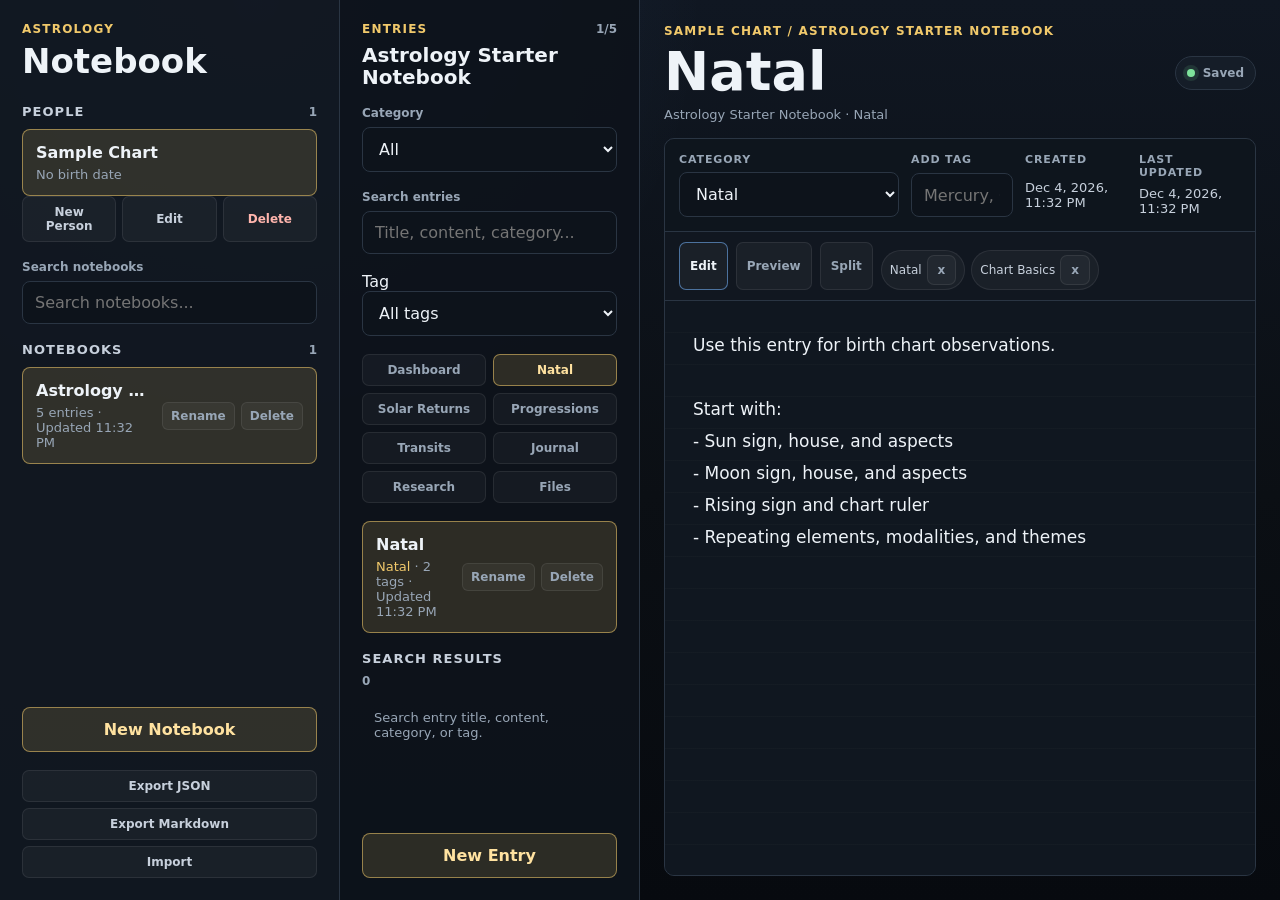
<file: astrology-notebook-app/index.html>
<!doctype html>
<html lang="en">
<head>
  <meta charset="utf-8">
  <meta name="viewport" content="width=device-width, initial-scale=1">
  <title>Astrology Notebook</title>
  <link rel="stylesheet" href="./styles.css">
</head>
<body>
  <main class="notebook-app">
    <aside class="sidebar" aria-label="Notebook sidebar">
      <div class="brand">
        <p class="eyebrow">Astrology</p>
        <h1>Notebook</h1>
      </div>

      <section class="person-section" aria-label="People">
        <div class="section-heading">
          <h2>People</h2>
          <span id="personCount">0</span>
        </div>
        <div id="personList" class="person-list"></div>
        <div class="button-row">
          <button id="newPersonButton" class="small-action-button" type="button">New Person</button>
          <button id="editPersonButton" class="small-action-button" type="button">Edit</button>
          <button id="deletePersonButton" class="small-action-button danger" type="button">Delete</button>
        </div>
      </section>

      <label class="search-box">
        <span>Search notebooks</span>
        <input id="notebookSearch" type="search" placeholder="Search notebooks...">
      </label>

      <section class="notebook-section" aria-label="Notebook list">
        <div class="section-heading">
          <h2>Notebooks</h2>
          <span id="notebookCount">0</span>
        </div>

        <div id="notebookList" class="notebook-list"></div>
      </section>

      <button id="newNotebookButton" class="new-notebook-button" type="button">New Notebook</button>

      <section class="backup-actions" aria-label="Import and export">
        <button id="exportJsonButton" class="small-action-button" type="button">Export JSON</button>
        <button id="exportMarkdownButton" class="small-action-button" type="button">Export Markdown</button>
        <label class="import-label">
          Import
          <input id="importFileInput" type="file" accept=".json,.md,.markdown">
        </label>
      </section>
    </aside>

    <aside class="entry-panel" aria-label="Entry sidebar">
      <div class="entry-panel-header">
        <div>
          <p class="eyebrow">Entries</p>
          <h2 id="entryNotebookName">No notebook</h2>
        </div>
        <span id="entryCount">0</span>
      </div>

      <label class="category-filter">
        <span>Category</span>
        <select id="entryCategoryFilter">
          <option value="All">All</option>
          <option value="Natal">Natal</option>
          <option value="Daily">Daily</option>
          <option value="Transits">Transits</option>
          <option value="Journal">Journal</option>
          <option value="Research">Research</option>
          <option value="Other">Other</option>
        </select>
      </label>

      <label class="entry-search-box">
        <span>Search entries</span>
        <input id="entrySearch" type="search" placeholder="Title, content, category...">
      </label>

      <label class="tag-filter">
        <span>Tag</span>
        <select id="entryTagFilter">
          <option value="All">All tags</option>
        </select>
      </label>

      <section class="workspace-nav" aria-label="Person workspace navigation">
        <button type="button" data-view="Dashboard">Dashboard</button>
        <button type="button" data-view="Natal">Natal</button>
        <button type="button" data-view="Solar Returns">Solar Returns</button>
        <button type="button" data-view="Progressions">Progressions</button>
        <button type="button" data-view="Transits">Transits</button>
        <button type="button" data-view="Journal">Journal</button>
        <button type="button" data-view="Research">Research</button>
        <button type="button" data-view="Files">Files</button>
      </section>

      <div id="entryList" class="entry-list"></div>

      <section class="entry-search-results" aria-label="Entry search results">
        <div class="section-heading">
          <h2>Search Results</h2>
          <span id="entrySearchCount">0</span>
        </div>
        <div id="entrySearchResults"></div>
      </section>

      <button id="newEntryButton" class="new-entry-button" type="button">New Entry</button>
    </aside>

    <section class="editor-shell" aria-label="Entry editor">
      <header class="editor-header">
        <div>
          <p id="breadcrumb" class="breadcrumb">Notebook</p>
          <h2 id="selectedEntryTitle">No entry selected</h2>
          <p id="selectedNotebookTitle" class="editor-subtitle">No notebook selected</p>
        </div>
        <div class="save-status" aria-label="Auto-save status">
          <span class="status-dot"></span>
          <span id="saveStatusText">Memory only</span>
        </div>
      </header>

      <article id="editorCard" class="editor-card">
        <div id="emptyState" class="empty-editor-state">
          <h3>No notebook yet</h3>
          <p>Create a notebook from the sidebar to begin.</p>
        </div>
      </article>
    </section>
  </main>

  <script src="./app.js"></script>
</body>
</html>
</file>
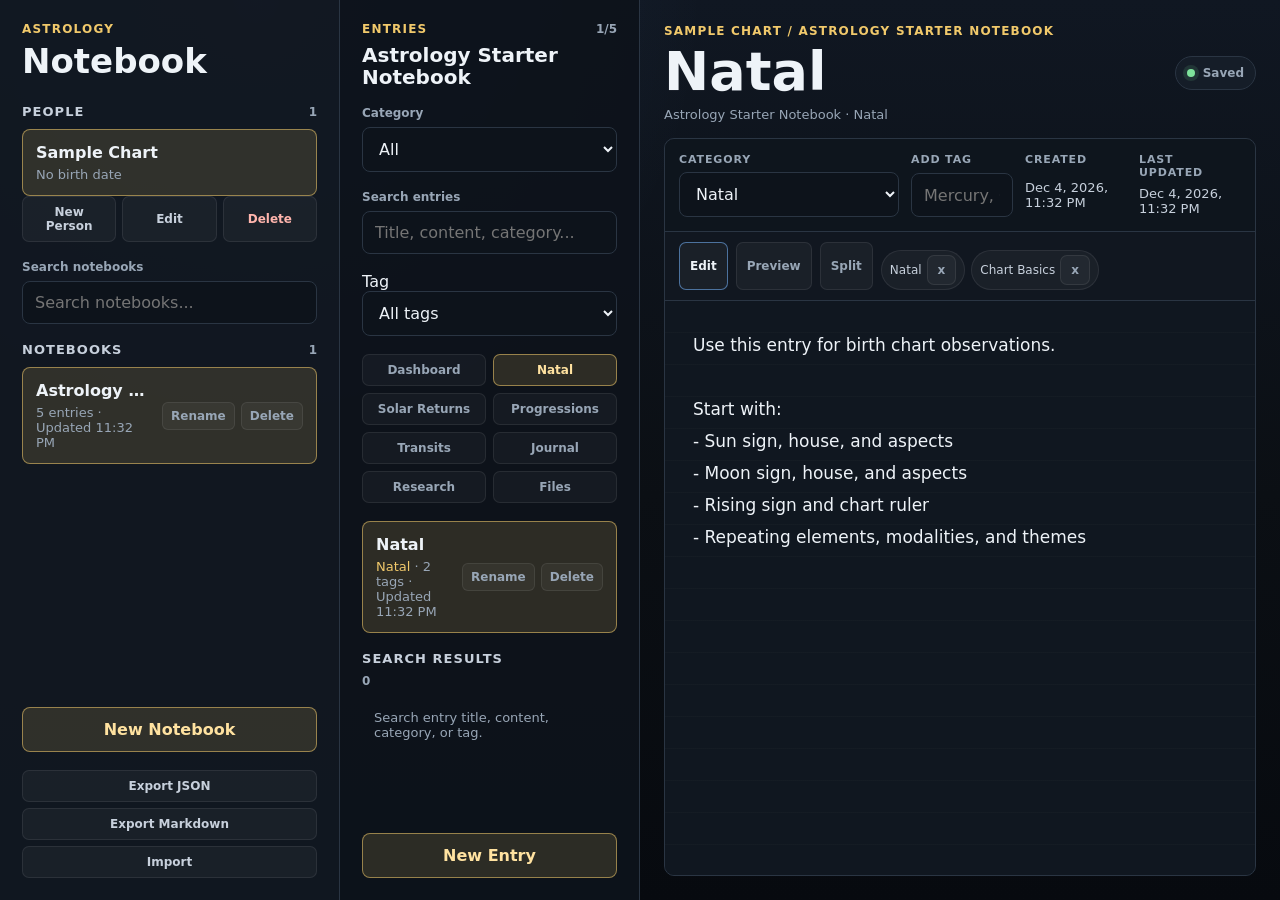
<file: astrology-notebook.html>
<!doctype html>
<html lang="en">
<head>
  <meta charset="utf-8">
  <meta name="viewport" content="width=device-width, initial-scale=1">
  <title>Astrology Notebook</title>
  <link rel="stylesheet" href="./astrology-notebook.css">
</head>
<body>
  <main class="notebook-app">
    <aside class="sidebar" aria-label="Notebook sidebar">
      <div class="brand">
        <p class="eyebrow">Astrology</p>
        <h1>Notebook</h1>
      </div>

      <section class="person-section" aria-label="People">
        <div class="section-heading">
          <h2>People</h2>
          <span id="personCount">0</span>
        </div>
        <div id="personList" class="person-list"></div>
        <div class="button-row">
          <button id="newPersonButton" class="small-action-button" type="button">New Person</button>
          <button id="editPersonButton" class="small-action-button" type="button">Edit</button>
          <button id="deletePersonButton" class="small-action-button danger" type="button">Delete</button>
        </div>
      </section>

      <label class="search-box">
        <span>Search notebooks</span>
        <input id="notebookSearch" type="search" placeholder="Search notebooks...">
      </label>

      <section class="notebook-section" aria-label="Notebook list">
        <div class="section-heading">
          <h2>Notebooks</h2>
          <span id="notebookCount">0</span>
        </div>

        <div id="notebookList" class="notebook-list"></div>
      </section>

      <button id="newNotebookButton" class="new-notebook-button" type="button">New Notebook</button>

      <section class="backup-actions" aria-label="Import and export">
        <button id="exportJsonButton" class="small-action-button" type="button">Export JSON</button>
        <button id="exportMarkdownButton" class="small-action-button" type="button">Export Markdown</button>
        <label class="import-label">
          Import
          <input id="importFileInput" type="file" accept=".json,.md,.markdown">
        </label>
      </section>
    </aside>

    <aside class="entry-panel" aria-label="Entry sidebar">
      <div class="entry-panel-header">
        <div>
          <p class="eyebrow">Entries</p>
          <h2 id="entryNotebookName">No notebook</h2>
        </div>
        <span id="entryCount">0</span>
      </div>

      <label class="category-filter">
        <span>Category</span>
        <select id="entryCategoryFilter">
          <option value="All">All</option>
          <option value="Natal">Natal</option>
          <option value="Daily">Daily</option>
          <option value="Transits">Transits</option>
          <option value="Journal">Journal</option>
          <option value="Research">Research</option>
          <option value="Other">Other</option>
        </select>
      </label>

      <label class="entry-search-box">
        <span>Search entries</span>
        <input id="entrySearch" type="search" placeholder="Title, content, category...">
      </label>

      <label class="tag-filter">
        <span>Tag</span>
        <select id="entryTagFilter">
          <option value="All">All tags</option>
        </select>
      </label>

      <section class="workspace-nav" aria-label="Person workspace navigation">
        <button type="button" data-view="Dashboard">Dashboard</button>
        <button type="button" data-view="Natal">Natal</button>
        <button type="button" data-view="Solar Returns">Solar Returns</button>
        <button type="button" data-view="Progressions">Progressions</button>
        <button type="button" data-view="Transits">Transits</button>
        <button type="button" data-view="Journal">Journal</button>
        <button type="button" data-view="Research">Research</button>
        <button type="button" data-view="Files">Files</button>
      </section>

      <div id="entryList" class="entry-list"></div>

      <section class="entry-search-results" aria-label="Entry search results">
        <div class="section-heading">
          <h2>Search Results</h2>
          <span id="entrySearchCount">0</span>
        </div>
        <div id="entrySearchResults"></div>
      </section>

      <button id="newEntryButton" class="new-entry-button" type="button">New Entry</button>
    </aside>

    <section class="editor-shell" aria-label="Entry editor">
      <header class="editor-header">
        <div>
          <p id="breadcrumb" class="breadcrumb">Notebook</p>
          <h2 id="selectedEntryTitle">No entry selected</h2>
          <p id="selectedNotebookTitle" class="editor-subtitle">No notebook selected</p>
        </div>
        <div class="save-status" aria-label="Auto-save status">
          <span class="status-dot"></span>
          <span id="saveStatusText">Memory only</span>
        </div>
      </header>

      <article id="editorCard" class="editor-card">
        <div id="emptyState" class="empty-editor-state">
          <h3>No notebook yet</h3>
          <p>Create a notebook from the sidebar to begin.</p>
        </div>
      </article>
    </section>
  </main>

  <script src="./astrology-notebook.js"></script>
</body>
</html>
</file>
<file: astrology-notebook-app/styles.css>
:root {
  color-scheme: dark;
  --bg: #0b0f14;
  --sidebar: #111821;
  --panel: #151d28;
  --panel-soft: #1a2431;
  --editor: #101720;
  --line: #2a3543;
  --line-soft: rgba(255, 255, 255, .08);
  --text: #eef3f8;
  --muted: #98a6b6;
  --soft: #c7d0dc;
  --accent: #f1c96b;
  --accent-soft: rgba(241, 201, 107, .14);
  --focus: #77b7ff;
}

* {
  box-sizing: border-box;
}

html,
body {
  min-height: 100%;
}

body {
  margin: 0;
  background:
    radial-gradient(circle at 20% 0%, rgba(119, 183, 255, .12), transparent 28rem),
    linear-gradient(180deg, #101722 0%, var(--bg) 55%, #070a0f 100%);
  color: var(--text);
  font-family: ui-sans-serif, system-ui, -apple-system, BlinkMacSystemFont, "Segoe UI", sans-serif;
}

button,
input,
select,
textarea {
  font: inherit;
}

button {
  cursor: pointer;
}

.notebook-app {
  min-height: 100vh;
  display: grid;
  grid-template-columns: 340px 300px minmax(0, 1fr);
}

.sidebar,
.entry-panel {
  display: flex;
  flex-direction: column;
  gap: 18px;
  padding: 22px;
  border-right: 1px solid var(--line);
  background: rgba(17, 24, 33, .94);
}

.entry-panel {
  background: rgba(13, 19, 27, .94);
}

.brand {
  padding-bottom: 8px;
}

.eyebrow,
.breadcrumb {
  margin: 0 0 8px;
  color: var(--accent);
  font-size: 12px;
  font-weight: 800;
  letter-spacing: .1em;
  text-transform: uppercase;
}

h1,
h2,
p {
  margin-top: 0;
}

h1 {
  margin-bottom: 0;
  font-size: 34px;
  line-height: 1;
}

.search-box,
.category-filter,
.entry-search-box {
  display: grid;
  gap: 7px;
}

.search-box span,
.category-filter span,
.entry-search-box span,
.section-heading span,
.save-status {
  color: var(--muted);
  font-size: 12px;
  font-weight: 700;
}

input,
textarea,
select {
  width: 100%;
  border: 1px solid var(--line);
  border-radius: 8px;
  background: #0d131b;
  color: var(--text);
}

input,
select {
  padding: 11px 12px;
}

input:focus,
textarea:focus,
select:focus {
  border-color: var(--focus);
  outline: none;
  box-shadow: 0 0 0 3px rgba(119, 183, 255, .14);
}

.person-section,
.notebook-section,
.entry-list,
.entry-search-results {
  min-height: 0;
}

.person-list,
.notebook-list,
.entry-list,
.entry-search-results > div {
  display: grid;
  gap: 8px;
}

.section-heading {
  display: flex;
  align-items: baseline;
  justify-content: space-between;
  gap: 12px;
  margin-bottom: 10px;
}

.section-heading h2 {
  margin-bottom: 0;
  color: var(--soft);
  font-size: 13px;
  letter-spacing: .08em;
  text-transform: uppercase;
}

.person-item,
.notebook-item,
.entry-item,
.entry-search-result {
  width: 100%;
  display: grid;
  grid-template-columns: minmax(0, 1fr) auto;
  gap: 10px;
  align-items: center;
  padding: 13px;
  border: 1px solid var(--line-soft);
  border-radius: 8px;
  background: rgba(255, 255, 255, .03);
  color: var(--text);
  text-align: left;
}

.person-item:hover,
.notebook-item:hover,
.entry-item:hover,
.entry-search-result:hover {
  border-color: rgba(241, 201, 107, .35);
}

.person-item.active,
.notebook-item.active,
.entry-item.active {
  border-color: rgba(241, 201, 107, .55);
  background: var(--accent-soft);
}

.person-summary,
.notebook-summary,
.entry-summary,
.entry-search-summary {
  min-width: 0;
  display: grid;
  gap: 5px;
  border: 0;
  padding: 0;
  background: transparent;
  color: inherit;
  text-align: left;
}

.person-name,
.notebook-name,
.entry-name,
.entry-result-name {
  font-weight: 800;
  overflow: hidden;
  text-overflow: ellipsis;
  white-space: nowrap;
}

.person-meta,
.notebook-meta,
.entry-meta,
.entry-result-meta,
.editor-subtitle {
  color: var(--muted);
  font-size: 13px;
}

.entry-search-results {
  display: grid;
  gap: 10px;
}

.button-row,
.backup-actions {
  display: grid;
  grid-template-columns: repeat(3, 1fr);
  gap: 6px;
}

.backup-actions {
  grid-template-columns: 1fr;
}

.small-action-button,
.import-label {
  border: 1px solid var(--line-soft);
  border-radius: 7px;
  padding: 8px 9px;
  background: rgba(255, 255, 255, .04);
  color: var(--soft);
  text-align: center;
  font-size: 12px;
  font-weight: 800;
}

.small-action-button.danger {
  color: #ffb5ad;
}

.import-label input {
  display: none;
}

.tag-list {
  display: flex;
  flex-wrap: wrap;
  gap: 6px;
  margin-top: 8px;
}

.tag-pill {
  display: inline-flex;
  align-items: center;
  gap: 5px;
  border: 1px solid var(--line-soft);
  border-radius: 999px;
  padding: 4px 8px;
  color: var(--soft);
  background: rgba(255, 255, 255, .04);
  font-size: 12px;
}

.tag-remove {
  border: 0;
  padding: 0;
  background: transparent;
  color: var(--muted);
}

.workspace-nav {
  display: grid;
  grid-template-columns: 1fr 1fr;
  gap: 7px;
}

.workspace-nav button {
  border: 1px solid var(--line-soft);
  border-radius: 7px;
  padding: 8px;
  background: rgba(255, 255, 255, .035);
  color: var(--muted);
  font-size: 12px;
  font-weight: 800;
}

.workspace-nav button.active {
  border-color: rgba(241, 201, 107, .55);
  background: var(--accent-soft);
  color: #ffe2a0;
}

.entry-search-results .section-heading {
  margin-bottom: 0;
}

.entry-search-result {
  grid-template-columns: 1fr;
}

.entry-category {
  color: var(--accent);
}

.notebook-actions,
.entry-actions {
  display: inline-flex;
  gap: 6px;
}

.icon-button {
  border: 1px solid var(--line-soft);
  border-radius: 6px;
  padding: 6px 8px;
  background: rgba(255, 255, 255, .04);
  color: var(--muted);
  font-size: 12px;
  font-weight: 800;
}

.icon-button:hover {
  border-color: rgba(119, 183, 255, .55);
  color: var(--text);
}

.delete-button:hover {
  border-color: rgba(255, 123, 114, .7);
  color: #ffb5ad;
}

.new-notebook-button,
.new-entry-button {
  margin-top: auto;
  width: 100%;
  border: 1px solid rgba(241, 201, 107, .55);
  border-radius: 8px;
  padding: 12px 14px;
  background: var(--accent-soft);
  color: #ffe2a0;
  font-weight: 800;
}

.new-entry-button:disabled {
  cursor: not-allowed;
  opacity: .45;
}

.entry-panel-header {
  display: flex;
  justify-content: space-between;
  gap: 12px;
  align-items: flex-start;
}

.entry-panel-header h2 {
  margin-bottom: 0;
  color: var(--text);
  font-size: 20px;
  line-height: 1.1;
}

.entry-panel-header span {
  color: var(--muted);
  font-size: 12px;
  font-weight: 800;
}

.editor-shell {
  min-width: 0;
  display: grid;
  grid-template-rows: auto 1fr;
  padding: 24px;
}

.editor-header {
  display: flex;
  justify-content: space-between;
  gap: 18px;
  align-items: center;
  margin-bottom: 16px;
}

.editor-header h2 {
  margin-bottom: 0;
  font-size: clamp(32px, 5vw, 54px);
  line-height: .95;
}

.editor-subtitle {
  margin: 10px 0 0;
}

.save-status {
  display: inline-flex;
  align-items: center;
  gap: 8px;
  flex: 0 0 auto;
  padding: 9px 11px;
  border: 1px solid var(--line);
  border-radius: 999px;
  background: var(--panel);
}

.status-dot {
  width: 8px;
  height: 8px;
  border-radius: 999px;
  background: #7ee29b;
  box-shadow: 0 0 0 4px rgba(126, 226, 155, .12);
}

.save-status[data-status="saving"] .status-dot {
  background: #f1c96b;
  box-shadow: 0 0 0 4px rgba(241, 201, 107, .12);
}

.save-status[data-status="empty"] .status-dot {
  background: #687789;
  box-shadow: 0 0 0 4px rgba(104, 119, 137, .12);
}

.editor-card {
  min-height: 0;
  display: flex;
  flex-direction: column;
  border: 1px solid var(--line);
  border-radius: 10px;
  background: linear-gradient(180deg, rgba(255, 255, 255, .04), transparent), var(--panel);
  overflow: hidden;
}

.entry-metadata {
  display: grid;
  grid-template-columns: minmax(170px, 220px) repeat(3, minmax(0, 1fr));
  gap: 12px;
  padding: 14px;
  border-bottom: 1px solid var(--line);
  background: rgba(13, 19, 27, .9);
}

.editor-tools {
  display: flex;
  flex-wrap: wrap;
  gap: 8px;
  padding: 10px 14px;
  border-bottom: 1px solid var(--line);
  background: rgba(13, 19, 27, .72);
}

.editor-tools button {
  border: 1px solid var(--line-soft);
  border-radius: 7px;
  padding: 7px 10px;
  background: rgba(255, 255, 255, .04);
  color: var(--muted);
  font-size: 12px;
  font-weight: 800;
}

.editor-tools button.active {
  border-color: rgba(119, 183, 255, .55);
  color: var(--text);
}

.editor-split {
  min-height: 0;
  flex: 1;
  display: grid;
  grid-template-columns: 1fr 1fr;
}

.markdown-preview,
.dashboard-view,
.profile-form {
  overflow: auto;
  padding: 24px;
  background: var(--editor);
  color: var(--soft);
}

.markdown-preview h1,
.markdown-preview h2,
.markdown-preview h3 {
  color: var(--text);
}

.markdown-preview table {
  width: 100%;
  border-collapse: collapse;
}

.markdown-preview th,
.markdown-preview td {
  border: 1px solid var(--line);
  padding: 8px;
}

.markdown-preview blockquote {
  margin: 0;
  padding-left: 14px;
  border-left: 3px solid var(--accent);
  color: var(--muted);
}

.markdown-preview pre,
.markdown-preview code {
  border-radius: 6px;
  background: rgba(0, 0, 0, .28);
  color: var(--text);
}

.markdown-preview pre {
  overflow: auto;
  padding: 12px;
}

.markdown-preview code {
  padding: 2px 5px;
}

.markdown-preview pre code {
  padding: 0;
  background: transparent;
}

.dashboard-grid {
  display: grid;
  grid-template-columns: repeat(4, minmax(0, 1fr));
  gap: 12px;
}

.dashboard-card {
  border: 1px solid var(--line);
  border-radius: 8px;
  padding: 14px;
  background: rgba(255, 255, 255, .04);
}

.dashboard-card strong {
  display: block;
  font-size: 28px;
  color: var(--text);
}

.reader-section {
  margin-top: 18px;
  border: 1px solid var(--line);
  border-radius: 8px;
  padding: 14px;
  background: rgba(255, 255, 255, .035);
}

.reader-section h3 {
  margin: 0 0 8px;
  color: var(--text);
}

.reader-section p {
  margin: 0;
  color: var(--soft);
  line-height: 1.6;
}

.profile-form {
  display: grid;
  gap: 12px;
  align-content: start;
}

.metadata-field {
  display: grid;
  gap: 6px;
}

.metadata-label {
  color: var(--muted);
  font-size: 11px;
  font-weight: 800;
  letter-spacing: .08em;
  text-transform: uppercase;
}

.metadata-value {
  color: var(--soft);
  font-size: 13px;
}

.empty-editor-state {
  min-height: 100%;
  display: grid;
  place-content: center;
  gap: 8px;
  padding: 28px;
  text-align: center;
  background: var(--editor);
}

.empty-list-state {
  margin: 0;
  padding: 12px;
  color: var(--muted);
  font-size: 13px;
}

.empty-editor-state h3 {
  margin: 0;
  font-size: 28px;
}

.empty-editor-state p {
  margin: 0;
  color: var(--muted);
}

textarea {
  min-height: 100%;
  flex: 1;
  display: block;
  resize: none;
  border: 0;
  border-radius: 0;
  padding: 28px;
  background:
    linear-gradient(transparent 31px, rgba(255, 255, 255, .035) 32px),
    var(--editor);
  background-size: 100% 32px;
  color: var(--text);
  font-size: 17px;
  line-height: 32px;
}

.editor-split textarea {
  min-height: 100%;
}

textarea::placeholder {
  color: #687789;
}

@media (max-width: 820px) {
  .notebook-app {
    grid-template-columns: 1fr;
  }

  .sidebar,
  .entry-panel {
    border-right: 0;
    border-bottom: 1px solid var(--line);
  }

  .new-notebook-button,
  .new-entry-button {
    margin-top: 0;
  }

  .editor-shell {
    min-height: 640px;
    padding: 18px;
  }

  .editor-header {
    display: grid;
    align-items: start;
  }

  .entry-metadata {
    grid-template-columns: 1fr;
  }

  .editor-split,
  .dashboard-grid {
    grid-template-columns: 1fr;
  }
}
</file>
<file: astrology-notebook.css>
:root {
  color-scheme: dark;
  --bg: #0b0f14;
  --sidebar: #111821;
  --panel: #151d28;
  --panel-soft: #1a2431;
  --editor: #101720;
  --line: #2a3543;
  --line-soft: rgba(255, 255, 255, .08);
  --text: #eef3f8;
  --muted: #98a6b6;
  --soft: #c7d0dc;
  --accent: #f1c96b;
  --accent-soft: rgba(241, 201, 107, .14);
  --focus: #77b7ff;
}

* {
  box-sizing: border-box;
}

html,
body {
  min-height: 100%;
}

body {
  margin: 0;
  background:
    radial-gradient(circle at 20% 0%, rgba(119, 183, 255, .12), transparent 28rem),
    linear-gradient(180deg, #101722 0%, var(--bg) 55%, #070a0f 100%);
  color: var(--text);
  font-family: ui-sans-serif, system-ui, -apple-system, BlinkMacSystemFont, "Segoe UI", sans-serif;
}

button,
input,
select,
textarea {
  font: inherit;
}

button {
  cursor: pointer;
}

.notebook-app {
  min-height: 100vh;
  display: grid;
  grid-template-columns: 340px 300px minmax(0, 1fr);
}

.sidebar,
.entry-panel {
  display: flex;
  flex-direction: column;
  gap: 18px;
  padding: 22px;
  border-right: 1px solid var(--line);
  background: rgba(17, 24, 33, .94);
}

.entry-panel {
  background: rgba(13, 19, 27, .94);
}

.brand {
  padding-bottom: 8px;
}

.eyebrow,
.breadcrumb {
  margin: 0 0 8px;
  color: var(--accent);
  font-size: 12px;
  font-weight: 800;
  letter-spacing: .1em;
  text-transform: uppercase;
}

h1,
h2,
p {
  margin-top: 0;
}

h1 {
  margin-bottom: 0;
  font-size: 34px;
  line-height: 1;
}

.search-box,
.category-filter,
.entry-search-box {
  display: grid;
  gap: 7px;
}

.search-box span,
.category-filter span,
.entry-search-box span,
.section-heading span,
.save-status {
  color: var(--muted);
  font-size: 12px;
  font-weight: 700;
}

input,
textarea,
select {
  width: 100%;
  border: 1px solid var(--line);
  border-radius: 8px;
  background: #0d131b;
  color: var(--text);
}

input,
select {
  padding: 11px 12px;
}

input:focus,
textarea:focus,
select:focus {
  border-color: var(--focus);
  outline: none;
  box-shadow: 0 0 0 3px rgba(119, 183, 255, .14);
}

.person-section,
.notebook-section,
.entry-list,
.entry-search-results {
  min-height: 0;
}

.person-list,
.notebook-list,
.entry-list,
.entry-search-results > div {
  display: grid;
  gap: 8px;
}

.section-heading {
  display: flex;
  align-items: baseline;
  justify-content: space-between;
  gap: 12px;
  margin-bottom: 10px;
}

.section-heading h2 {
  margin-bottom: 0;
  color: var(--soft);
  font-size: 13px;
  letter-spacing: .08em;
  text-transform: uppercase;
}

.person-item,
.notebook-item,
.entry-item,
.entry-search-result {
  width: 100%;
  display: grid;
  grid-template-columns: minmax(0, 1fr) auto;
  gap: 10px;
  align-items: center;
  padding: 13px;
  border: 1px solid var(--line-soft);
  border-radius: 8px;
  background: rgba(255, 255, 255, .03);
  color: var(--text);
  text-align: left;
}

.person-item:hover,
.notebook-item:hover,
.entry-item:hover,
.entry-search-result:hover {
  border-color: rgba(241, 201, 107, .35);
}

.person-item.active,
.notebook-item.active,
.entry-item.active {
  border-color: rgba(241, 201, 107, .55);
  background: var(--accent-soft);
}

.person-summary,
.notebook-summary,
.entry-summary,
.entry-search-summary {
  min-width: 0;
  display: grid;
  gap: 5px;
  border: 0;
  padding: 0;
  background: transparent;
  color: inherit;
  text-align: left;
}

.person-name,
.notebook-name,
.entry-name,
.entry-result-name {
  font-weight: 800;
  overflow: hidden;
  text-overflow: ellipsis;
  white-space: nowrap;
}

.person-meta,
.notebook-meta,
.entry-meta,
.entry-result-meta,
.editor-subtitle {
  color: var(--muted);
  font-size: 13px;
}

.entry-search-results {
  display: grid;
  gap: 10px;
}

.button-row,
.backup-actions {
  display: grid;
  grid-template-columns: repeat(3, 1fr);
  gap: 6px;
}

.backup-actions {
  grid-template-columns: 1fr;
}

.small-action-button,
.import-label {
  border: 1px solid var(--line-soft);
  border-radius: 7px;
  padding: 8px 9px;
  background: rgba(255, 255, 255, .04);
  color: var(--soft);
  text-align: center;
  font-size: 12px;
  font-weight: 800;
}

.small-action-button.danger {
  color: #ffb5ad;
}

.import-label input {
  display: none;
}

.tag-list {
  display: flex;
  flex-wrap: wrap;
  gap: 6px;
  margin-top: 8px;
}

.tag-pill {
  display: inline-flex;
  align-items: center;
  gap: 5px;
  border: 1px solid var(--line-soft);
  border-radius: 999px;
  padding: 4px 8px;
  color: var(--soft);
  background: rgba(255, 255, 255, .04);
  font-size: 12px;
}

.tag-remove {
  border: 0;
  padding: 0;
  background: transparent;
  color: var(--muted);
}

.workspace-nav {
  display: grid;
  grid-template-columns: 1fr 1fr;
  gap: 7px;
}

.workspace-nav button {
  border: 1px solid var(--line-soft);
  border-radius: 7px;
  padding: 8px;
  background: rgba(255, 255, 255, .035);
  color: var(--muted);
  font-size: 12px;
  font-weight: 800;
}

.workspace-nav button.active {
  border-color: rgba(241, 201, 107, .55);
  background: var(--accent-soft);
  color: #ffe2a0;
}

.entry-search-results .section-heading {
  margin-bottom: 0;
}

.entry-search-result {
  grid-template-columns: 1fr;
}

.entry-category {
  color: var(--accent);
}

.notebook-actions,
.entry-actions {
  display: inline-flex;
  gap: 6px;
}

.icon-button {
  border: 1px solid var(--line-soft);
  border-radius: 6px;
  padding: 6px 8px;
  background: rgba(255, 255, 255, .04);
  color: var(--muted);
  font-size: 12px;
  font-weight: 800;
}

.icon-button:hover {
  border-color: rgba(119, 183, 255, .55);
  color: var(--text);
}

.delete-button:hover {
  border-color: rgba(255, 123, 114, .7);
  color: #ffb5ad;
}

.new-notebook-button,
.new-entry-button {
  margin-top: auto;
  width: 100%;
  border: 1px solid rgba(241, 201, 107, .55);
  border-radius: 8px;
  padding: 12px 14px;
  background: var(--accent-soft);
  color: #ffe2a0;
  font-weight: 800;
}

.new-entry-button:disabled {
  cursor: not-allowed;
  opacity: .45;
}

.entry-panel-header {
  display: flex;
  justify-content: space-between;
  gap: 12px;
  align-items: flex-start;
}

.entry-panel-header h2 {
  margin-bottom: 0;
  color: var(--text);
  font-size: 20px;
  line-height: 1.1;
}

.entry-panel-header span {
  color: var(--muted);
  font-size: 12px;
  font-weight: 800;
}

.editor-shell {
  min-width: 0;
  display: grid;
  grid-template-rows: auto 1fr;
  padding: 24px;
}

.editor-header {
  display: flex;
  justify-content: space-between;
  gap: 18px;
  align-items: center;
  margin-bottom: 16px;
}

.editor-header h2 {
  margin-bottom: 0;
  font-size: clamp(32px, 5vw, 54px);
  line-height: .95;
}

.editor-subtitle {
  margin: 10px 0 0;
}

.save-status {
  display: inline-flex;
  align-items: center;
  gap: 8px;
  flex: 0 0 auto;
  padding: 9px 11px;
  border: 1px solid var(--line);
  border-radius: 999px;
  background: var(--panel);
}

.status-dot {
  width: 8px;
  height: 8px;
  border-radius: 999px;
  background: #7ee29b;
  box-shadow: 0 0 0 4px rgba(126, 226, 155, .12);
}

.save-status[data-status="saving"] .status-dot {
  background: #f1c96b;
  box-shadow: 0 0 0 4px rgba(241, 201, 107, .12);
}

.save-status[data-status="empty"] .status-dot {
  background: #687789;
  box-shadow: 0 0 0 4px rgba(104, 119, 137, .12);
}

.editor-card {
  min-height: 0;
  display: flex;
  flex-direction: column;
  border: 1px solid var(--line);
  border-radius: 10px;
  background: linear-gradient(180deg, rgba(255, 255, 255, .04), transparent), var(--panel);
  overflow: hidden;
}

.entry-metadata {
  display: grid;
  grid-template-columns: minmax(170px, 220px) repeat(3, minmax(0, 1fr));
  gap: 12px;
  padding: 14px;
  border-bottom: 1px solid var(--line);
  background: rgba(13, 19, 27, .9);
}

.editor-tools {
  display: flex;
  flex-wrap: wrap;
  gap: 8px;
  padding: 10px 14px;
  border-bottom: 1px solid var(--line);
  background: rgba(13, 19, 27, .72);
}

.editor-tools button {
  border: 1px solid var(--line-soft);
  border-radius: 7px;
  padding: 7px 10px;
  background: rgba(255, 255, 255, .04);
  color: var(--muted);
  font-size: 12px;
  font-weight: 800;
}

.editor-tools button.active {
  border-color: rgba(119, 183, 255, .55);
  color: var(--text);
}

.editor-split {
  min-height: 0;
  flex: 1;
  display: grid;
  grid-template-columns: 1fr 1fr;
}

.markdown-preview,
.dashboard-view,
.profile-form {
  overflow: auto;
  padding: 24px;
  background: var(--editor);
  color: var(--soft);
}

.markdown-preview h1,
.markdown-preview h2,
.markdown-preview h3 {
  color: var(--text);
}

.markdown-preview table {
  width: 100%;
  border-collapse: collapse;
}

.markdown-preview th,
.markdown-preview td {
  border: 1px solid var(--line);
  padding: 8px;
}

.markdown-preview blockquote {
  margin: 0;
  padding-left: 14px;
  border-left: 3px solid var(--accent);
  color: var(--muted);
}

.markdown-preview pre,
.markdown-preview code {
  border-radius: 6px;
  background: rgba(0, 0, 0, .28);
  color: var(--text);
}

.markdown-preview pre {
  overflow: auto;
  padding: 12px;
}

.markdown-preview code {
  padding: 2px 5px;
}

.markdown-preview pre code {
  padding: 0;
  background: transparent;
}

.dashboard-grid {
  display: grid;
  grid-template-columns: repeat(4, minmax(0, 1fr));
  gap: 12px;
}

.dashboard-card {
  border: 1px solid var(--line);
  border-radius: 8px;
  padding: 14px;
  background: rgba(255, 255, 255, .04);
}

.dashboard-card strong {
  display: block;
  font-size: 28px;
  color: var(--text);
}

.reader-section {
  margin-top: 18px;
  border: 1px solid var(--line);
  border-radius: 8px;
  padding: 14px;
  background: rgba(255, 255, 255, .035);
}

.reader-section h3 {
  margin: 0 0 8px;
  color: var(--text);
}

.reader-section p {
  margin: 0;
  color: var(--soft);
  line-height: 1.6;
}

.profile-form {
  display: grid;
  gap: 12px;
  align-content: start;
}

.metadata-field {
  display: grid;
  gap: 6px;
}

.metadata-label {
  color: var(--muted);
  font-size: 11px;
  font-weight: 800;
  letter-spacing: .08em;
  text-transform: uppercase;
}

.metadata-value {
  color: var(--soft);
  font-size: 13px;
}

.empty-editor-state {
  min-height: 100%;
  display: grid;
  place-content: center;
  gap: 8px;
  padding: 28px;
  text-align: center;
  background: var(--editor);
}

.empty-list-state {
  margin: 0;
  padding: 12px;
  color: var(--muted);
  font-size: 13px;
}

.empty-editor-state h3 {
  margin: 0;
  font-size: 28px;
}

.empty-editor-state p {
  margin: 0;
  color: var(--muted);
}

textarea {
  min-height: 100%;
  flex: 1;
  display: block;
  resize: none;
  border: 0;
  border-radius: 0;
  padding: 28px;
  background:
    linear-gradient(transparent 31px, rgba(255, 255, 255, .035) 32px),
    var(--editor);
  background-size: 100% 32px;
  color: var(--text);
  font-size: 17px;
  line-height: 32px;
}

.editor-split textarea {
  min-height: 100%;
}

textarea::placeholder {
  color: #687789;
}

@media (max-width: 820px) {
  .notebook-app {
    grid-template-columns: 1fr;
  }

  .sidebar,
  .entry-panel {
    border-right: 0;
    border-bottom: 1px solid var(--line);
  }

  .new-notebook-button,
  .new-entry-button {
    margin-top: 0;
  }

  .editor-shell {
    min-height: 640px;
    padding: 18px;
  }

  .editor-header {
    display: grid;
    align-items: start;
  }

  .entry-metadata {
    grid-template-columns: 1fr;
  }

  .editor-split,
  .dashboard-grid {
    grid-template-columns: 1fr;
  }
}
</file>
